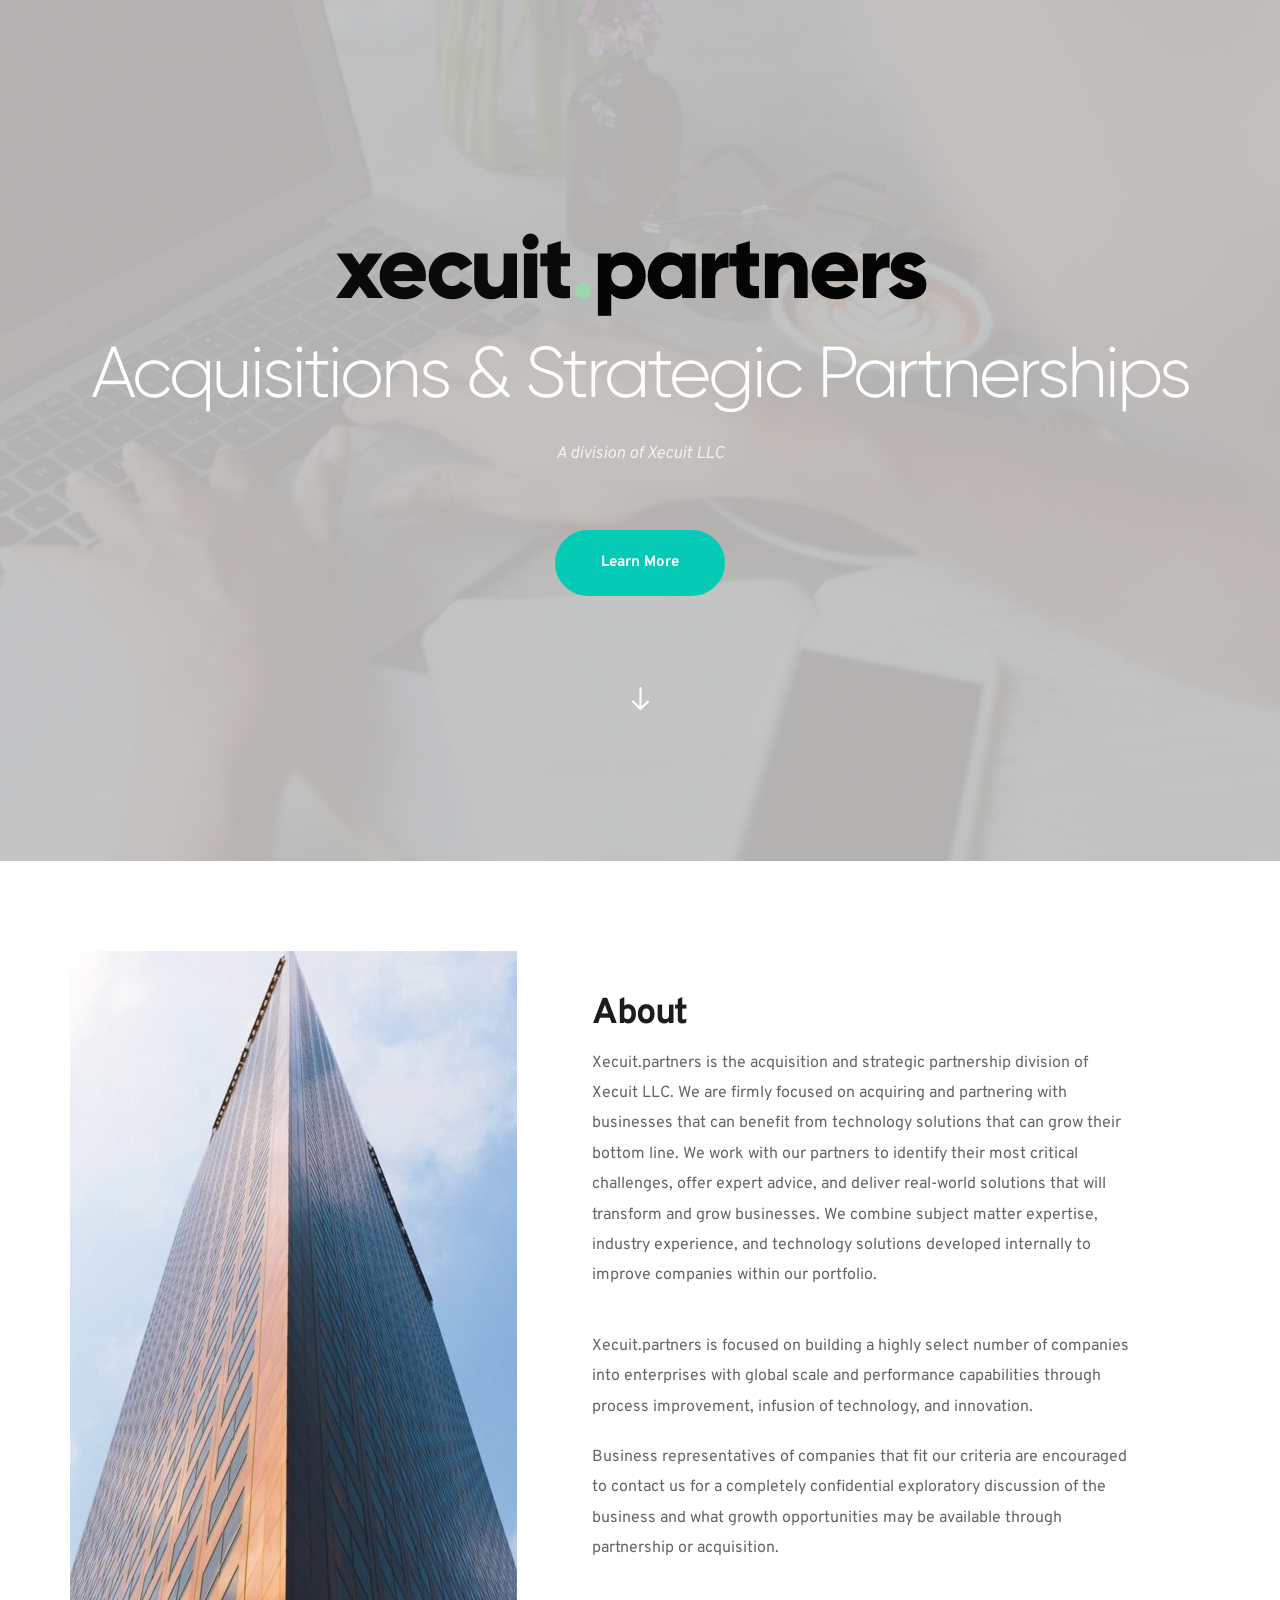
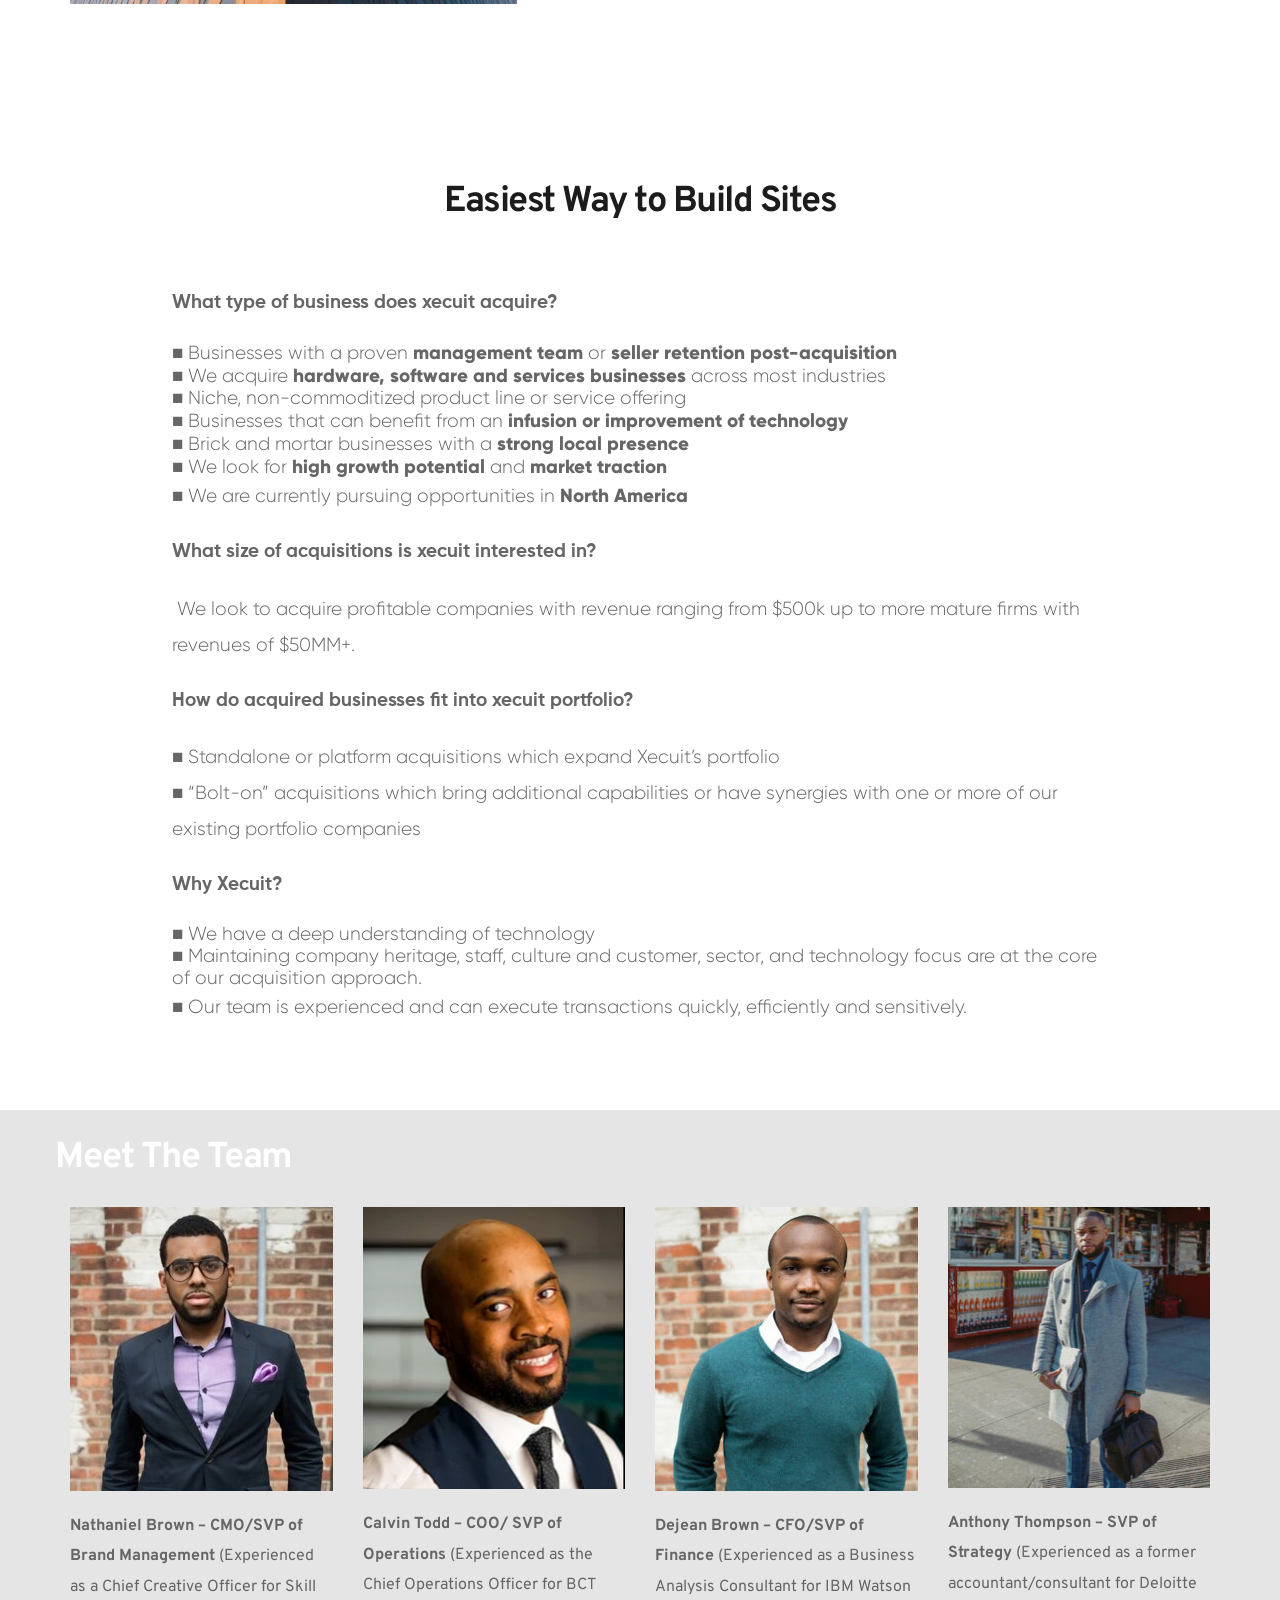
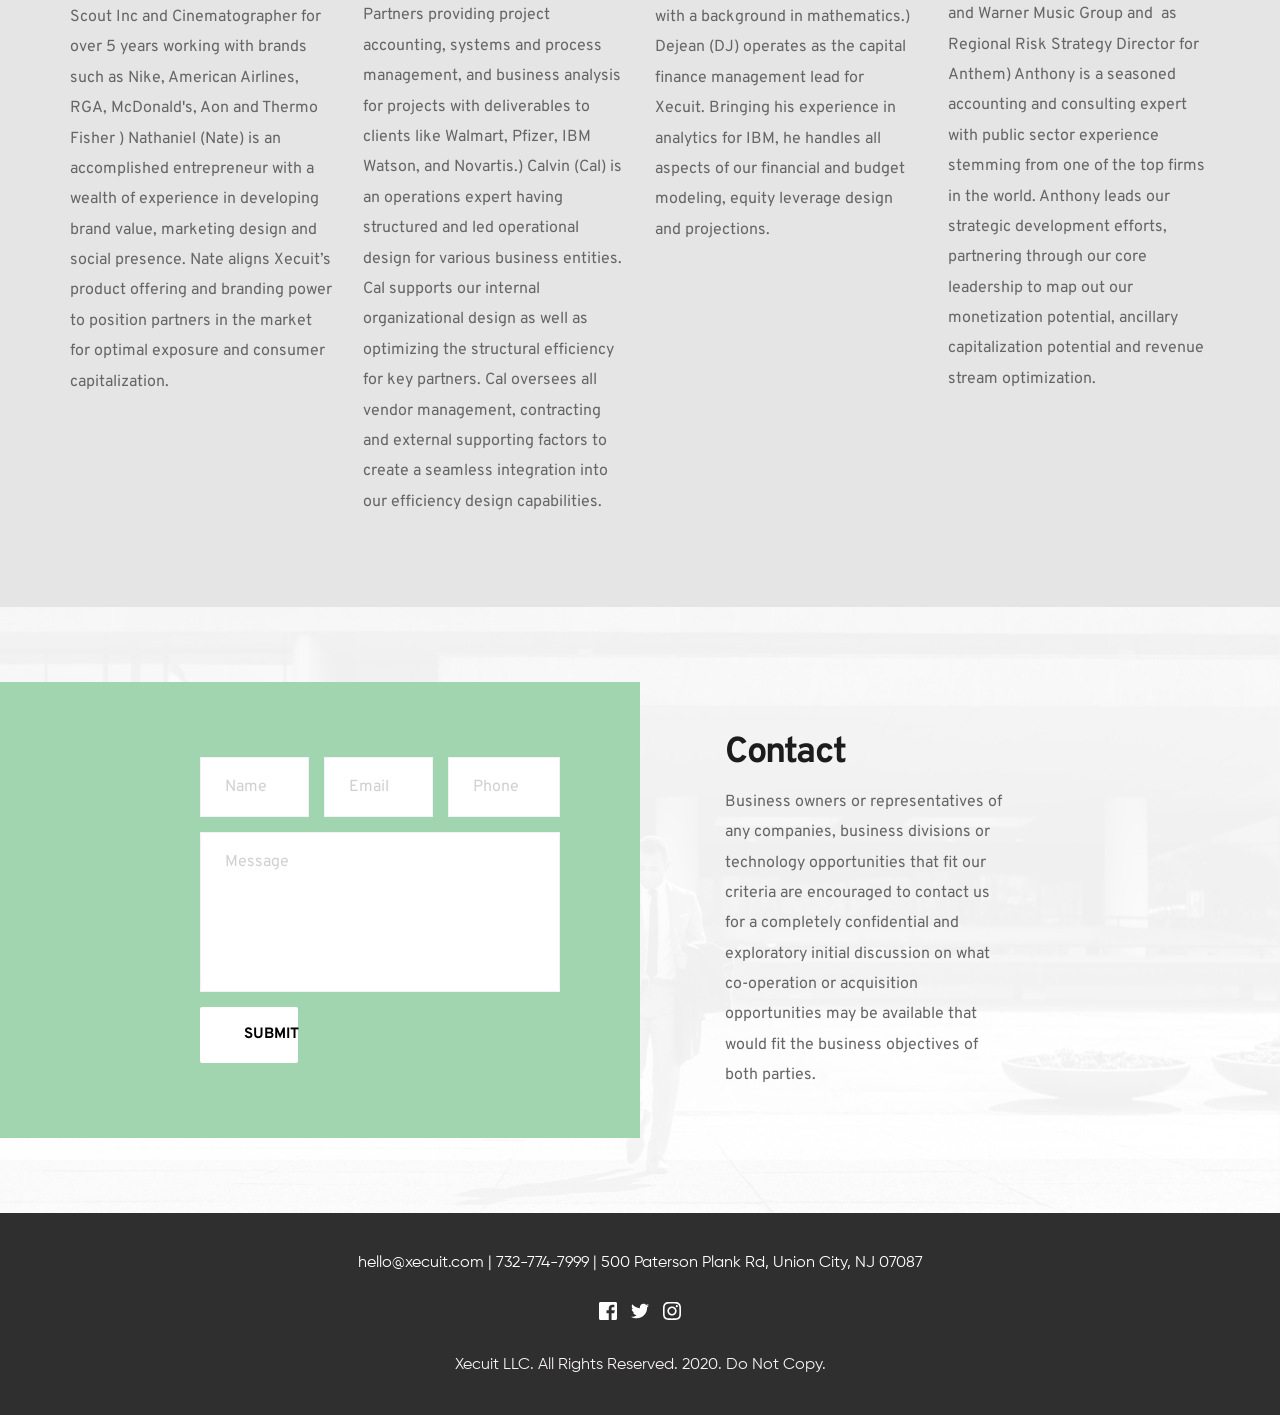
<file: new-page-5.html>
<!DOCTYPE html><html lang="en"><head><meta charset="utf-8"><link rel="icon" href="assets/img/11d002be7bd0db2041cf64f517bc326d.png" sizes="32x32"/><link rel="icon" href="assets/img/00cdefbed10785e140188d0b100043b8.png" sizes="192x192"/><link rel="apple-touch-icon-precomposed" href="assets/img/5f6b7b1d3c186a7364b285669300dfe7.png"/><title>Xecuit | New Page 5</title><meta name="description" content="Xecuit is a minority-owned and operated web and mobile application development firm located in New Jersey.  Clients include nonprofits, government agencies, and businesses, that rely on Xecuit.com to design and develop digital solutions that increase growth and visibility.  Through industry and sector-specific knowledge, they translate client requirements into innovative, transformative solutions.  Unique flat-rate pricing gives clients confidence that projects are delivered on budget and within scope."><meta property="og:title" content=""><meta property="og:description" content=""><meta property="og:url" content="https://brizy-project-4639977-9dyhcl3fz.vercel.app/new-page-5"><meta content="summary_large_image" name="twitter:card"><meta content="width=device-width,initial-scale=1" name="viewport"><link class="brz-link brz-link-preview" href="assets/37e3ca80e778cace89616703948d210b.css" rel="stylesheet"><link class="brz-link brz-link-preview-pro" href="assets/947b0506947552d80a4ffe111cc66730.css" rel="stylesheet"><style class="brz-style">.brz .css-tyf2da, .brz [data-css-tyf2da] {color: rgba(255,255,255,1);border-color: rgba(35,157,219,0);background-color: rgba(189,225,244,0);background-image: none;border-width: 0;border-style: solid;width: 25px;height: 25px;font-size: 25px;padding: 0px;border-radius: 2px;stroke-width: 0;transition: all .5s ease-in-out;transition-property: background,border-radius,color,border-color,box-shadow;-webkit-transition: all .5s ease-in-out;-moz-transition: all .5s ease-in-out;-webkit-transition-property: background,border-radius,color,border-color,box-shadow;-moz-transition-property: background,border-radius,color,border-color,box-shadow;}
@media (min-width: 991px) {.brz .css-tyf2da:hover, .brz [data-css-tyf2da]:hover {color: rgba(161,112,217,.8);border-color: rgba(35,157,219,0);background-color: rgba(189,225,244,0);background-image: none;}}
@media (max-width: 991px) {.brz .css-tyf2da, .brz [data-css-tyf2da] {width: 25px;height: 25px;font-size: 25px;padding: 0px;border-radius: 0px;stroke-width: 0;}}
@media (max-width: 767px) {.brz .css-tyf2da, .brz [data-css-tyf2da] {width: 19px;height: 19px;font-size: 19px;padding: 0px;border-radius: 0px;stroke-width: 0;}}
.brz .css-1rwad8p, .brz [data-css-1rwad8p] {color: rgba(255,255,255,1);border-color: rgba(35,157,219,0);background-color: rgba(189,225,244,0);background-image: none;border-width: 0;border-style: solid;width: 18px;height: 18px;font-size: 18px;padding: 0px;border-radius: 0;stroke-width: 0;transition: all .5s ease-in-out;transition-property: background,border-radius,color,border-color,box-shadow;-webkit-transition: all .5s ease-in-out;-moz-transition: all .5s ease-in-out;-webkit-transition-property: background,border-radius,color,border-color,box-shadow;-moz-transition-property: background,border-radius,color,border-color,box-shadow;}
@media (min-width: 991px) {.brz .css-1rwad8p:hover, .brz [data-css-1rwad8p]:hover {color: rgba(73,108,209,.8);border-color: rgba(35,157,219,0);background-color: rgba(189,225,244,0);background-image: none;}}
@media (max-width: 991px) {.brz .css-1rwad8p, .brz [data-css-1rwad8p] {width: 18px;height: 18px;font-size: 18px;padding: 0px;border-radius: 0px;stroke-width: 0;}}
@media (max-width: 767px) {.brz .css-1rwad8p, .brz [data-css-1rwad8p] {width: 18px;height: 18px;font-size: 18px;padding: 0px;border-radius: 0px;stroke-width: 0;}}
.brz .css-bcojb9, .brz [data-css-bcojb9] {color: rgba(255,255,255,1);border-color: rgba(35,157,219,0);background-color: rgba(189,225,244,0);background-image: none;border-width: 0;border-style: solid;width: 18px;height: 18px;font-size: 18px;padding: 0px;border-radius: 0;stroke-width: 0;transition: all .5s ease-in-out;transition-property: background,border-radius,color,border-color,box-shadow;-webkit-transition: all .5s ease-in-out;-moz-transition: all .5s ease-in-out;-webkit-transition-property: background,border-radius,color,border-color,box-shadow;-moz-transition-property: background,border-radius,color,border-color,box-shadow;}
@media (min-width: 991px) {.brz .css-bcojb9:hover, .brz [data-css-bcojb9]:hover {color: rgba(71,170,232,.8);border-color: rgba(35,157,219,0);background-color: rgba(189,225,244,0);background-image: none;}}
@media (max-width: 991px) {.brz .css-bcojb9, .brz [data-css-bcojb9] {width: 18px;height: 18px;font-size: 18px;padding: 0px;border-radius: 0px;stroke-width: 0;}}
@media (max-width: 767px) {.brz .css-bcojb9, .brz [data-css-bcojb9] {width: 18px;height: 18px;font-size: 18px;padding: 0px;border-radius: 0px;stroke-width: 0;}}</style><style class="brz-style">.brz .brz-css-opest {z-index: auto;margin: 0;}
.brz .brz-css-opest .brz-section__content {min-height: auto;display: flex;}
.brz .brz-css-opest .brz-container {justify-content: center;}
.brz .brz-css-opest > .slick-slider > .brz-slick-slider__dots {color: rgba(0,0,0,1);}
.brz .brz-css-opest > .slick-slider > .brz-slick-slider__arrow {color: rgba(0,0,0,.7);}
@media (min-width:991px) {.brz .brz-css-opest {display: block;}}
@media (min-width:991px) {.brz .brz-css-opest > .slick-slider > .brz-slick-slider__arrow:hover {color: rgba(0,0,0,1);}}
@media (max-width:991px) and (min-width:768px) {.brz .brz-css-opest {z-index: auto;margin: 0;}
	.brz .brz-css-opest .brz-section__content {min-height: auto;display: flex;}
	.brz .brz-css-opest .brz-container {justify-content: center;}
	.brz .brz-css-opest > .slick-slider > .brz-slick-slider__dots {color: rgba(0,0,0,1);}
	.brz .brz-css-opest > .slick-slider > .brz-slick-slider__arrow {color: rgba(0,0,0,.7);}}
@media (max-width:991px) and (min-width:768px) {.brz .brz-css-opest {display: block;}}
@media (max-width:767px) {.brz .brz-css-opest {z-index: auto;margin: 0;}
	.brz .brz-css-opest .brz-section__content {min-height: auto;display: flex;}
	.brz .brz-css-opest .brz-container {justify-content: center;}
	.brz .brz-css-opest > .slick-slider > .brz-slick-slider__dots {color: rgba(0,0,0,1);}
	.brz .brz-css-opest > .slick-slider > .brz-slick-slider__arrow {color: rgba(0,0,0,.7);}}
@media (max-width:767px) {.brz .brz-css-opest {display: block;}}
.brz .brz-css-rfwho {padding: 75px 0px 75px 0px;}
.brz .brz-css-rfwho > .brz-bg {border: 0px solid rgba(102,115,141,0);border-radius: 0;}
.brz .brz-css-rfwho > .brz-bg > .brz-bg-image {background-image: none;display: block;}
.brz .brz-css-rfwho > .brz-bg > .brz-bg-color {background-color: rgba(0,0,0,0);background-image: none;}
.brz .brz-css-rfwho > .brz-bg > .brz-bg-map {display: none;}
.brz .brz-css-rfwho > .brz-bg > .brz-bg-video {display: none;}
.brz .brz-css-rfwho > .brz-bg > .brz-bg-shape__top {background-image: none;background-size: 100% 100px;height: 100px;transform: rotateX(0deg) rotateY(0deg);z-index: auto;}
.brz .brz-css-rfwho > .brz-bg > .brz-bg-shape__bottom {background-image: none;background-size: 100% 100px;height: 100px;transform: rotateX(-180deg) rotateY(-180deg);z-index: auto;}
@media (min-width:991px) {.brz .brz-css-rfwho > .brz-bg > .brz-bg-image {background-attachment: scroll;}}
@media (max-width:991px) and (min-width:768px) {.brz .brz-css-rfwho {padding: 50px 15px 50px 15px;}
	.brz .brz-css-rfwho > .brz-bg {border: 0px solid rgba(102,115,141,0);border-radius: 0;}
	.brz .brz-css-rfwho > .brz-bg > .brz-bg-image {background-image: none;display: block;}
	.brz .brz-css-rfwho > .brz-bg > .brz-bg-color {background-color: rgba(0,0,0,0);background-image: none;}
	.brz .brz-css-rfwho > .brz-bg > .brz-bg-map {display: none;}
	.brz .brz-css-rfwho > .brz-bg > .brz-bg-video {display: none;}
	.brz .brz-css-rfwho > .brz-bg > .brz-bg-shape__top {background-image: none;background-size: 100% 100px;height: 100px;transform: rotateX(0deg) rotateY(0deg);z-index: auto;}
	.brz .brz-css-rfwho > .brz-bg > .brz-bg-shape__bottom {background-image: none;background-size: 100% 100px;height: 100px;transform: rotateX(-180deg) rotateY(-180deg);z-index: auto;}}
@media (max-width:767px) {.brz .brz-css-rfwho {padding: 25px 15px 25px 15px;}
	.brz .brz-css-rfwho > .brz-bg {border: 0px solid rgba(102,115,141,0);border-radius: 0;}
	.brz .brz-css-rfwho > .brz-bg > .brz-bg-image {background-image: none;display: block;}
	.brz .brz-css-rfwho > .brz-bg > .brz-bg-color {background-color: rgba(0,0,0,0);background-image: none;}
	.brz .brz-css-rfwho > .brz-bg > .brz-bg-map {display: none;}
	.brz .brz-css-rfwho > .brz-bg > .brz-bg-video {display: none;}
	.brz .brz-css-rfwho > .brz-bg > .brz-bg-shape__top {background-image: none;background-size: 100% 100px;height: 100px;transform: rotateX(0deg) rotateY(0deg);z-index: auto;}
	.brz .brz-css-rfwho > .brz-bg > .brz-bg-shape__bottom {background-image: none;background-size: 100% 100px;height: 100px;transform: rotateX(-180deg) rotateY(-180deg);z-index: auto;}}
.brz .brz-css-slmci {border: 0px solid transparent;}
@media (min-width:991px) {.brz .brz-css-slmci {max-width: 100%;width: calc(( 100 / 100 * var(--brz-section-container-width,1170) ) * 1px);}}
@media (max-width:991px) and (min-width:768px) {.brz .brz-css-slmci {border: 0px solid transparent;}}
@media (max-width:991px) and (min-width:768px) {.brz .brz-css-slmci {max-width: 100%;width: calc(( 100 / 100 * var(--brz-section-container-width,1170) ) * 1px);}}
@media (max-width:767px) {.brz .brz-css-slmci {border: 0px solid transparent;}}
@media (max-width:767px) {.brz .brz-css-slmci {max-width: 100%;width: calc(( 100 / 100 * var(--brz-section-container-width,1170) ) * 1px);}}
.brz .brz-css-jghfs {padding: 0;margin: 10px 0px 10px 0px;justify-content: center;position: relative;}
@media (min-width:991px) {.brz .brz-css-jghfs {display: flex;z-index: auto;position: relative;}}
@media (max-width:991px) and (min-width:768px) {.brz .brz-css-jghfs {padding: 0;margin: 10px 0px 10px 0px;justify-content: center;position: relative;}}
@media (max-width:991px) and (min-width:768px) {.brz .brz-css-jghfs {display: flex;z-index: auto;position: relative;}}
@media (max-width:767px) {.brz .brz-css-jghfs {padding: 0;margin: 10px 0px 10px 0px;justify-content: center;position: relative;}}
@media (max-width:767px) {.brz .brz-css-jghfs {display: flex;z-index: auto;position: relative;}}
.brz .brz-css-npwye {width: 100%;}
@media (max-width:991px) and (min-width:768px) {.brz .brz-css-npwye {width: 100%;}}
@media (max-width:767px) {.brz .brz-css-npwye {width: 100%;}}
.brz .brz-css-kkwlc {height: 50px;}
@media (max-width:991px) and (min-width:768px) {.brz .brz-css-kkwlc {height: 50px;}}
@media (max-width:767px) {.brz .brz-css-kkwlc {height: 50px;}}
.brz .brz-css-usitb {z-index: auto;position: relative;margin: 10px 0px 10px 0px;}
@media (min-width:991px) {.brz .brz-css-usitb {display: flex;position: relative;}}
@media (max-width:991px) and (min-width:768px) {.brz .brz-css-usitb {z-index: auto;position: relative;margin: 10px 0px 10px 0px;}}
@media (max-width:991px) and (min-width:768px) {.brz .brz-css-usitb {display: flex;position: relative;}}
@media (max-width:767px) {.brz .brz-css-usitb {z-index: auto;position: relative;margin: 10px 0px 10px 0px;}}
@media (max-width:767px) {.brz .brz-css-usitb {display: flex;position: relative;}}
.brz .brz-css-narox {justify-content: center;padding: 0;margin: 0px -5px -20px -5px;}
@media (max-width:991px) and (min-width:768px) {.brz .brz-css-narox {justify-content: center;padding: 0;margin: 0px -5px -20px -5px;}}
@media (max-width:767px) {.brz .brz-css-narox {justify-content: center;padding: 0;margin: 0px -5px -20px -5px;}}
.brz .brz-css-wnmdu {padding: 0px 5px 20px 5px;}
@media (max-width:991px) and (min-width:768px) {.brz .brz-css-wnmdu {padding: 0px 5px 20px 5px;}}
@media (max-width:767px) {.brz .brz-css-wnmdu {padding: 0px 5px 20px 5px;}}
.brz .brz-css-abdqu.brz-btn {display: flex;align-items: center;justify-content: center;font-family: Overpass,sans-serif;font-weight: 700;font-size: 15px;line-height: 1.6;letter-spacing: 0px;color: rgba(255,255,255,1);border: 2px solid rgba(5,202,182,0);border-radius: 2px;background-color: rgba(5,202,182,1);background-image: none;padding: 14px 42px 14px 42px;flex-flow: row-reverse nowrap;}
.brz .brz-css-abdqu .brz-btn--story-container {border: 2px solid rgba(5,202,182,0);flex-flow: row-reverse nowrap;border-radius: 2px;}
@media (min-width:991px) {.brz .brz-css-abdqu.brz-btn {transition-duration: .5s;transition-property: color,box-shadow,background,border-color;}}
@media (min-width:991px) {.brz .brz-css-abdqu.brz-btn:hover {background-color: rgba(5,202,182,.8);}}
@media (max-width:991px) and (min-width:768px) {.brz .brz-css-abdqu.brz-btn {display: flex;align-items: center;justify-content: center;font-family: Overpass,sans-serif;font-weight: 700;font-size: 17px;line-height: 1.6;letter-spacing: 0px;color: rgba(255,255,255,1);border: 2px solid rgba(5,202,182,0);border-radius: 2px;background-color: rgba(5,202,182,1);background-image: none;padding: 11px 26px 11px 26px;flex-flow: row-reverse nowrap;}
	.brz .brz-css-abdqu .brz-btn--story-container {border: 2px solid rgba(5,202,182,0);flex-flow: row-reverse nowrap;border-radius: 2px;}}
@media (max-width:991px) and (min-width:768px) {.brz .brz-css-abdqu.brz-btn {transition-duration: .5s;transition-property: color,box-shadow,background,border-color;}}
@media (max-width:767px) {.brz .brz-css-abdqu.brz-btn {display: flex;align-items: center;justify-content: center;font-family: Overpass,sans-serif;font-weight: 700;font-size: 15px;line-height: 1.6;letter-spacing: 0px;color: rgba(255,255,255,1);border: 2px solid rgba(5,202,182,0);border-radius: 2px;background-color: rgba(5,202,182,1);background-image: none;padding: 11px 26px 11px 26px;flex-flow: row-reverse nowrap;}
	.brz .brz-css-abdqu .brz-btn--story-container {border: 2px solid rgba(5,202,182,0);flex-flow: row-reverse nowrap;border-radius: 2px;}}
@media (max-width:767px) {.brz .brz-css-abdqu.brz-btn {transition-duration: .5s;transition-property: color,box-shadow,background,border-color;}}
.brz .brz-css-glnbz {margin: 0;z-index: auto;align-items: flex-start;}
.brz .brz-css-glnbz > .brz-bg {border: 0px solid rgba(102,115,141,0);border-radius: 0;max-width: 100%;}
.brz .brz-css-glnbz > .brz-bg > .brz-bg-image {background-image: none;display: block;}
.brz .brz-css-glnbz > .brz-bg > .brz-bg-color {background-color: rgba(0,0,0,0);background-image: none;}
.brz .brz-css-glnbz > .brz-bg > .brz-bg-map {display: none;}
.brz .brz-css-glnbz > .brz-bg > .brz-bg-video {display: none;}
.brz .brz-css-glnbz > .brz-row {border: 0px solid transparent;}
@media (min-width:991px) {.brz .brz-css-glnbz {min-height: auto;display: flex;}
	.brz .brz-css-glnbz > .brz-bg {transition-duration: .5s;transition-property: filter,box-shadow,background,border-radius,border-color;}
	.brz .brz-css-glnbz > .brz-bg > .brz-bg-image {transition-duration: .5s;transition-property: filter,box-shadow,background,border-radius,border-color;}
	.brz .brz-css-glnbz > .brz-bg > .brz-bg-color {transition-duration: .5s;transition-property: filter,box-shadow,background,border-radius,border-color;}
	.brz .brz-css-glnbz > .brz-bg > .brz-bg-video {transition-duration: .5s;transition-property: filter,box-shadow,background,border-radius,border-color;}
	.brz .brz-css-glnbz > .brz-row {transition-duration: .5s;transition-property: filter,box-shadow,background,border-radius,border-color;}}
@media (max-width:991px) and (min-width:768px) {.brz .brz-css-glnbz {margin: 0;z-index: auto;align-items: flex-start;}
	.brz .brz-css-glnbz > .brz-bg {border: 0px solid rgba(102,115,141,0);border-radius: 0;max-width: 100%;}
	.brz .brz-css-glnbz > .brz-bg > .brz-bg-image {background-image: none;display: block;}
	.brz .brz-css-glnbz > .brz-bg > .brz-bg-color {background-color: rgba(0,0,0,0);background-image: none;}
	.brz .brz-css-glnbz > .brz-bg > .brz-bg-map {display: none;}
	.brz .brz-css-glnbz > .brz-bg > .brz-bg-video {display: none;}
	.brz .brz-css-glnbz > .brz-row {border: 0px solid transparent;}}
@media (max-width:991px) and (min-width:768px) {.brz .brz-css-glnbz {min-height: auto;display: flex;}
	.brz .brz-css-glnbz > .brz-bg {transition-duration: .5s;transition-property: filter,box-shadow,background,border-radius,border-color;}
	.brz .brz-css-glnbz > .brz-bg > .brz-bg-image {transition-duration: .5s;transition-property: filter,box-shadow,background,border-radius,border-color;}
	.brz .brz-css-glnbz > .brz-bg > .brz-bg-color {transition-duration: .5s;transition-property: filter,box-shadow,background,border-radius,border-color;}
	.brz .brz-css-glnbz > .brz-bg > .brz-bg-video {transition-duration: .5s;transition-property: filter,box-shadow,background,border-radius,border-color;}
	.brz .brz-css-glnbz > .brz-row {flex-direction: row;flex-wrap: wrap;justify-content: flex-start;transition-duration: .5s;transition-property: filter,box-shadow,background,border-radius,border-color;}}
@media (max-width:767px) {.brz .brz-css-glnbz {margin: 0;z-index: auto;align-items: flex-start;}
	.brz .brz-css-glnbz > .brz-bg {border: 0px solid rgba(102,115,141,0);border-radius: 0;max-width: 100%;}
	.brz .brz-css-glnbz > .brz-bg > .brz-bg-image {background-image: none;display: block;}
	.brz .brz-css-glnbz > .brz-bg > .brz-bg-color {background-color: rgba(0,0,0,0);background-image: none;}
	.brz .brz-css-glnbz > .brz-bg > .brz-bg-map {display: none;}
	.brz .brz-css-glnbz > .brz-bg > .brz-bg-video {display: none;}
	.brz .brz-css-glnbz > .brz-row {border: 0px solid transparent;}}
@media (max-width:767px) {.brz .brz-css-glnbz {min-height: auto;display: flex;}
	.brz .brz-css-glnbz > .brz-bg {transition-duration: .5s;transition-property: filter,box-shadow,background,border-radius,border-color;}
	.brz .brz-css-glnbz > .brz-bg > .brz-bg-image {transition-duration: .5s;transition-property: filter,box-shadow,background,border-radius,border-color;}
	.brz .brz-css-glnbz > .brz-bg > .brz-bg-color {transition-duration: .5s;transition-property: filter,box-shadow,background,border-radius,border-color;}
	.brz .brz-css-glnbz > .brz-bg > .brz-bg-video {transition-duration: .5s;transition-property: filter,box-shadow,background,border-radius,border-color;}
	.brz .brz-css-glnbz > .brz-row {flex-direction: row;flex-wrap: wrap;justify-content: flex-start;transition-duration: .5s;transition-property: filter,box-shadow,background,border-radius,border-color;}}
.brz .brz-css-ebkiz {padding: 10px;max-width: 100%;}
@media (max-width:991px) and (min-width:768px) {.brz .brz-css-ebkiz {padding: 0;max-width: 100%;}}
@media (max-width:767px) {.brz .brz-css-ebkiz {padding: 0;max-width: 100%;}}
.brz .brz-css-ejqqj {z-index: auto;flex: 1 1 50%;max-width: 50%;justify-content: flex-start;}
.brz .brz-css-ejqqj > .brz-bg {border: 0px solid rgba(102,115,141,0);border-radius: 0;margin: 0;}
.brz .brz-css-ejqqj > .brz-bg > .brz-bg-image {background-image: none;}
.brz .brz-css-ejqqj > .brz-bg > .brz-bg-color {background-color: rgba(0,0,0,0);background-image: none;}
@media (min-width:991px) {.brz .brz-css-ejqqj > .brz-bg {transition-duration: .5s;transition-property: filter,box-shadow,background,border-radius,border-color;}
	.brz .brz-css-ejqqj > .brz-bg > .brz-bg-image {transition-duration: .5s;transition-property: filter,box-shadow,background,border-radius,border-color;}
	.brz .brz-css-ejqqj > .brz-bg > .brz-bg-color {transition-duration: .5s;transition-property: filter,box-shadow,background,border-radius,border-color;}}
@media (max-width:991px) and (min-width:768px) {.brz .brz-css-ejqqj {z-index: auto;flex: 1 1 50%;max-width: 50%;justify-content: flex-start;}
	.brz .brz-css-ejqqj > .brz-bg {border: 0px solid rgba(102,115,141,0);border-radius: 0;margin: 0;}
	.brz .brz-css-ejqqj > .brz-bg > .brz-bg-image {background-image: none;}
	.brz .brz-css-ejqqj > .brz-bg > .brz-bg-color {background-color: rgba(0,0,0,0);background-image: none;}}
@media (max-width:991px) and (min-width:768px) {.brz .brz-css-ejqqj > .brz-bg {transition-duration: .5s;transition-property: filter,box-shadow,background,border-radius,border-color;}
	.brz .brz-css-ejqqj > .brz-bg > .brz-bg-image {transition-duration: .5s;transition-property: filter,box-shadow,background,border-radius,border-color;}
	.brz .brz-css-ejqqj > .brz-bg > .brz-bg-color {transition-duration: .5s;transition-property: filter,box-shadow,background,border-radius,border-color;}}
@media (max-width:767px) {.brz .brz-css-ejqqj {z-index: auto;flex: 1 1 100%;max-width: 100%;justify-content: flex-start;}
	.brz .brz-css-ejqqj > .brz-bg {border: 0px solid rgba(102,115,141,0);border-radius: 0;margin: 10px 0px 10px 0px;}
	.brz .brz-css-ejqqj > .brz-bg > .brz-bg-image {background-image: none;}
	.brz .brz-css-ejqqj > .brz-bg > .brz-bg-color {background-color: rgba(0,0,0,0);background-image: none;}}
@media (max-width:767px) {.brz .brz-css-ejqqj > .brz-bg {transition-duration: .5s;transition-property: filter,box-shadow,background,border-radius,border-color;}
	.brz .brz-css-ejqqj > .brz-bg > .brz-bg-image {transition-duration: .5s;transition-property: filter,box-shadow,background,border-radius,border-color;}
	.brz .brz-css-ejqqj > .brz-bg > .brz-bg-color {transition-duration: .5s;transition-property: filter,box-shadow,background,border-radius,border-color;}}
.brz .brz-css-ddqda {z-index: auto;margin: 0;border: 0px solid transparent;padding: 5px 15px 5px 15px;}
@media (min-width:991px) {.brz .brz-css-ddqda {display: flex;transition-duration: .5s;transition-property: filter,box-shadow,background,border-radius,border-color;}}
@media (max-width:991px) and (min-width:768px) {.brz .brz-css-ddqda {z-index: auto;margin: 0;border: 0px solid transparent;padding: 5px 15px 5px 15px;}}
@media (max-width:991px) and (min-width:768px) {.brz .brz-css-ddqda {display: flex;transition-duration: .5s;transition-property: filter,box-shadow,background,border-radius,border-color;}}
@media (max-width:767px) {.brz .brz-css-ddqda {z-index: auto;margin: 10px 0px 10px 0px;border: 0px solid transparent;padding: 0;}}
@media (max-width:767px) {.brz .brz-css-ddqda {display: flex;transition-duration: .5s;transition-property: filter,box-shadow,background,border-radius,border-color;}}
.brz .brz-css-jsqbw {max-width: 100%;height: auto;border: 0px solid rgba(102,115,141,0);border-radius: 0px;}
@media (min-width:991px) {.brz .brz-css-jsqbw {transition-duration: .5s;transition-property: border,box-shadow,filter;}
	.brz .brz-css-jsqbw:after {transition-duration: .5s;transition-property: border,box-shadow,filter;}
	.brz .brz-css-jsqbw .brz-picture {transition-duration: .5s;transition-property: border,box-shadow,filter;}}
@media (max-width:991px) and (min-width:768px) {.brz .brz-css-jsqbw {max-width: 100%;height: auto;border: 0px solid rgba(102,115,141,0);border-radius: 0px;}}
@media (max-width:991px) and (min-width:768px) {.brz .brz-css-jsqbw {transition-duration: .5s;transition-property: border,box-shadow,filter;}
	.brz .brz-css-jsqbw:after {transition-duration: .5s;transition-property: border,box-shadow,filter;}
	.brz .brz-css-jsqbw .brz-picture {transition-duration: .5s;transition-property: border,box-shadow,filter;}}
@media (max-width:767px) {.brz .brz-css-jsqbw {max-width: 100%;height: auto;border: 0px solid rgba(102,115,141,0);border-radius: 0px;}}
@media (max-width:767px) {.brz .brz-css-jsqbw {transition-duration: .5s;transition-property: border,box-shadow,filter;}
	.brz .brz-css-jsqbw:after {transition-duration: .5s;transition-property: border,box-shadow,filter;}
	.brz .brz-css-jsqbw .brz-picture {transition-duration: .5s;transition-property: border,box-shadow,filter;}}
.brz .brz-css-uldpr {padding-top: 145.8873%;}
@media (max-width:991px) and (min-width:768px) {.brz .brz-css-uldpr {padding-top: 145.8871%;}}
@media (max-width:767px) {.brz .brz-css-uldpr {padding-top: 145.8875%;}}
.brz .brz-css-lusvx {max-width: 100%;height: auto;border: 0px solid rgba(102,115,141,0);border-radius: 0px;}
@media (min-width:991px) {.brz .brz-css-lusvx {transition-duration: .5s;transition-property: border,box-shadow,filter;}
	.brz .brz-css-lusvx:after {transition-duration: .5s;transition-property: border,box-shadow,filter;}
	.brz .brz-css-lusvx .brz-picture {transition-duration: .5s;transition-property: border,box-shadow,filter;}}
@media (max-width:991px) and (min-width:768px) {.brz .brz-css-lusvx {max-width: 100%;height: auto;border: 0px solid rgba(102,115,141,0);border-radius: 0px;}}
@media (max-width:991px) and (min-width:768px) {.brz .brz-css-lusvx {transition-duration: .5s;transition-property: border,box-shadow,filter;}
	.brz .brz-css-lusvx:after {transition-duration: .5s;transition-property: border,box-shadow,filter;}
	.brz .brz-css-lusvx .brz-picture {transition-duration: .5s;transition-property: border,box-shadow,filter;}}
@media (max-width:767px) {.brz .brz-css-lusvx {max-width: 100%;height: auto;border: 0px solid rgba(102,115,141,0);border-radius: 0px;}}
@media (max-width:767px) {.brz .brz-css-lusvx {transition-duration: .5s;transition-property: border,box-shadow,filter;}
	.brz .brz-css-lusvx:after {transition-duration: .5s;transition-property: border,box-shadow,filter;}
	.brz .brz-css-lusvx .brz-picture {transition-duration: .5s;transition-property: border,box-shadow,filter;}}
.brz .brz-css-qhtct {padding-top: 108.061%;}
@media (max-width:991px) and (min-width:768px) {.brz .brz-css-qhtct {padding-top: 108.0583%;}}
@media (max-width:767px) {.brz .brz-css-qhtct {padding-top: 108.06%;}}
.brz .brz-css-wfukk {max-width: 100%;height: auto;border: 0px solid rgba(102,115,141,0);border-radius: 0px;}
@media (min-width:991px) {.brz .brz-css-wfukk {transition-duration: .5s;transition-property: border,box-shadow,filter;}
	.brz .brz-css-wfukk:after {transition-duration: .5s;transition-property: border,box-shadow,filter;}
	.brz .brz-css-wfukk .brz-picture {transition-duration: .5s;transition-property: border,box-shadow,filter;}}
@media (max-width:991px) and (min-width:768px) {.brz .brz-css-wfukk {max-width: 100%;height: auto;border: 0px solid rgba(102,115,141,0);border-radius: 0px;}}
@media (max-width:991px) and (min-width:768px) {.brz .brz-css-wfukk {transition-duration: .5s;transition-property: border,box-shadow,filter;}
	.brz .brz-css-wfukk:after {transition-duration: .5s;transition-property: border,box-shadow,filter;}
	.brz .brz-css-wfukk .brz-picture {transition-duration: .5s;transition-property: border,box-shadow,filter;}}
@media (max-width:767px) {.brz .brz-css-wfukk {max-width: 100%;height: auto;border: 0px solid rgba(102,115,141,0);border-radius: 0px;}}
@media (max-width:767px) {.brz .brz-css-wfukk {transition-duration: .5s;transition-property: border,box-shadow,filter;}
	.brz .brz-css-wfukk:after {transition-duration: .5s;transition-property: border,box-shadow,filter;}
	.brz .brz-css-wfukk .brz-picture {transition-duration: .5s;transition-property: border,box-shadow,filter;}}
.brz .brz-css-xpzcj {padding-top: 107.4933%;}
@media (max-width:991px) and (min-width:768px) {.brz .brz-css-xpzcj {padding-top: 107.4887%;}}
@media (max-width:767px) {.brz .brz-css-xpzcj {padding-top: 107.4925%;}}
.brz .brz-css-rbtax {max-width: 100%;height: auto;border: 0px solid rgba(102,115,141,0);border-radius: 0px;}
@media (min-width:991px) {.brz .brz-css-rbtax {transition-duration: .5s;transition-property: border,box-shadow,filter;}
	.brz .brz-css-rbtax:after {transition-duration: .5s;transition-property: border,box-shadow,filter;}
	.brz .brz-css-rbtax .brz-picture {transition-duration: .5s;transition-property: border,box-shadow,filter;}}
@media (max-width:991px) and (min-width:768px) {.brz .brz-css-rbtax {max-width: 100%;height: auto;border: 0px solid rgba(102,115,141,0);border-radius: 0px;}}
@media (max-width:991px) and (min-width:768px) {.brz .brz-css-rbtax {transition-duration: .5s;transition-property: border,box-shadow,filter;}
	.brz .brz-css-rbtax:after {transition-duration: .5s;transition-property: border,box-shadow,filter;}
	.brz .brz-css-rbtax .brz-picture {transition-duration: .5s;transition-property: border,box-shadow,filter;}}
@media (max-width:767px) {.brz .brz-css-rbtax {max-width: 100%;height: auto;border: 0px solid rgba(102,115,141,0);border-radius: 0px;}}
@media (max-width:767px) {.brz .brz-css-rbtax {transition-duration: .5s;transition-property: border,box-shadow,filter;}
	.brz .brz-css-rbtax:after {transition-duration: .5s;transition-property: border,box-shadow,filter;}
	.brz .brz-css-rbtax .brz-picture {transition-duration: .5s;transition-property: border,box-shadow,filter;}}
.brz .brz-css-tstbu {padding-top: 108.1067%;}
@media (max-width:991px) and (min-width:768px) {.brz .brz-css-tstbu {padding-top: 108.1036%;}}
@media (max-width:767px) {.brz .brz-css-tstbu {padding-top: 108.105%;}}
.brz .brz-css-clubv {max-width: 100%;height: auto;border: 0px solid rgba(102,115,141,0);border-radius: 0px;}
@media (min-width:991px) {.brz .brz-css-clubv {transition-duration: .5s;transition-property: border,box-shadow,filter;}
	.brz .brz-css-clubv:after {transition-duration: .5s;transition-property: border,box-shadow,filter;}
	.brz .brz-css-clubv .brz-picture {transition-duration: .5s;transition-property: border,box-shadow,filter;}}
@media (max-width:991px) and (min-width:768px) {.brz .brz-css-clubv {max-width: 100%;height: auto;border: 0px solid rgba(102,115,141,0);border-radius: 0px;}}
@media (max-width:991px) and (min-width:768px) {.brz .brz-css-clubv {transition-duration: .5s;transition-property: border,box-shadow,filter;}
	.brz .brz-css-clubv:after {transition-duration: .5s;transition-property: border,box-shadow,filter;}
	.brz .brz-css-clubv .brz-picture {transition-duration: .5s;transition-property: border,box-shadow,filter;}}
@media (max-width:767px) {.brz .brz-css-clubv {max-width: 100%;height: auto;border: 0px solid rgba(102,115,141,0);border-radius: 0px;}}
@media (max-width:767px) {.brz .brz-css-clubv {transition-duration: .5s;transition-property: border,box-shadow,filter;}
	.brz .brz-css-clubv:after {transition-duration: .5s;transition-property: border,box-shadow,filter;}
	.brz .brz-css-clubv .brz-picture {transition-duration: .5s;transition-property: border,box-shadow,filter;}}
.brz .brz-css-rrqgc {padding-top: 107.0019%;}
@media (max-width:991px) and (min-width:768px) {.brz .brz-css-rrqgc {padding-top: 107.0032%;}}
@media (max-width:767px) {.brz .brz-css-rrqgc {padding-top: 107%;}}
.brz .brz-css-sefdh .brz-form {margin: -0px -7.5px -15px -7.5px;}
.brz .brz-css-sefdh .brz-forms2__item {padding: 0px 7.5px 15px 7.5px;}
.brz .brz-css-sefdh .brz-forms2__item-button {margin-right: auto;margin-left: 0;max-width: 100%;flex-basis: 100%;}
.brz .brz-css-sefdh .brz-forms2-story .brz-btn:before {content: "";padding-top: 15%;}
@media (max-width:991px) and (min-width:768px) {.brz .brz-css-sefdh .brz-form {margin: -0px -7.5px -15px -7.5px;}
	.brz .brz-css-sefdh .brz-forms2__item {padding: 0px 7.5px 15px 7.5px;}
	.brz .brz-css-sefdh .brz-forms2__item-button {margin-right: auto;margin-left: 0;max-width: 100%;flex-basis: 100%;}
	.brz .brz-css-sefdh .brz-forms2-story .brz-btn:before {content: "";padding-top: 15%;}}
@media (max-width:767px) {.brz .brz-css-sefdh .brz-form {margin: -0px -7.5px -15px -7.5px;}
	.brz .brz-css-sefdh .brz-forms2__item {padding: 0px 7.5px 15px 7.5px;}
	.brz .brz-css-sefdh .brz-forms2__item-button {margin-right: auto;margin-left: 0;max-width: 100%;flex-basis: 100%;}
	.brz .brz-css-sefdh .brz-forms2-story .brz-btn:before {content: "";padding-top: 15%;}}
.brz .brz-css-mkqmg {color: rgba(115,119,127,.7);font-family: Lato,sans-serif;font-size: 18px;font-weight: 400;letter-spacing: 0px;}
.brz .brz-css-mkqmg .brz-forms2__field-label {color: rgba(115,119,127,.7);font-family: Lato,sans-serif;font-size: 16px;font-weight: 400;letter-spacing: 0px;text-align: left;line-height: 1.5;}
.brz .brz-css-mkqmg .brz-forms2__field-label {padding: 0px 0px 5px 0px;}
.brz .brz-css-mkqmg .brz-forms2__field:not(.brz-forms2__radio):not(.brz-forms2__checkbox) {color: rgba(115,119,127,.7);background-color: rgba(255,255,255,1);border: 1px solid rgba(220,222,225,1);border-radius: 0;min-height: 57px;}
.brz .brz-css-mkqmg.brz-forms2__item--error .brz-forms2__field:not(.brz-forms2__radio):not(.brz-forms2__checkbox) {border-color: #f00;}
.brz .brz-css-mkqmg .brz-forms2__field:not(.brz-forms2__radio):not(.brz-forms2__checkbox):not(.brz-forms2__field-select) {padding: 14px 24px 14px 24px;}
.brz .brz-css-mkqmg .brz-forms2__field-paragraph {line-height: 1.5;}
.brz .brz-css-mkqmg .brz-forms2__radio {color: rgba(115,119,127,.7);font-family: Lato,sans-serif;font-size: 16px;line-height: 1.5;font-weight: 400;letter-spacing: 0px;}
.brz .brz-css-mkqmg .brz-forms2__checkbox {color: rgba(115,119,127,.7);font-family: Lato,sans-serif;font-size: 16px;line-height: 1.5;font-weight: 400;letter-spacing: 0px;}
.brz .brz-css-mkqmg .brz-forms2__select-item__input {color: rgba(115,119,127,.7);}
.brz .brz-css-mkqmg .form-alert {font-family: Lato,sans-serif;}
@media (min-width:991px) {.brz .brz-css-mkqmg .brz-forms2__field:not(.brz-forms2__radio):not(.brz-forms2__checkbox) {transition-duration: .5s;}
	.brz .brz-css-mkqmg .brz-forms2__radio {transition-duration: .5s;}
	.brz .brz-css-mkqmg .brz-forms2__checkbox {transition-duration: .5s;}
	.brz .brz-css-mkqmg .brz-forms2__select-item__input {transition-duration: .5s;}}
@media (max-width:991px) and (min-width:768px) {.brz .brz-css-mkqmg {color: rgba(115,119,127,.7);font-size: 14px;font-weight: 400;letter-spacing: 0px;}
	.brz .brz-css-mkqmg .brz-forms2__field-label {color: rgba(115,119,127,.7);font-size: 14px;font-weight: 400;letter-spacing: 0px;text-align: left;line-height: 1.5;}
	.brz .brz-css-mkqmg .brz-forms2__field-label {padding: 0px 0px 5px 0px;}
	.brz .brz-css-mkqmg .brz-forms2__field:not(.brz-forms2__radio):not(.brz-forms2__checkbox) {color: rgba(115,119,127,.7);background-color: rgba(255,255,255,1);border: 1px solid rgba(220,222,225,1);border-radius: 0;min-height: 51px;}
	.brz .brz-css-mkqmg.brz-forms2__item--error .brz-forms2__field:not(.brz-forms2__radio):not(.brz-forms2__checkbox) {border-color: #f00;}
	.brz .brz-css-mkqmg .brz-forms2__field:not(.brz-forms2__radio):not(.brz-forms2__checkbox):not(.brz-forms2__field-select) {padding: 14px 24px 14px 24px;}
	.brz .brz-css-mkqmg .brz-forms2__field-paragraph {line-height: 1.5;}
	.brz .brz-css-mkqmg .brz-forms2__radio {color: rgba(115,119,127,.7);font-size: 14px;line-height: 1.5;font-weight: 400;letter-spacing: 0px;}
	.brz .brz-css-mkqmg .brz-forms2__checkbox {color: rgba(115,119,127,.7);font-size: 14px;line-height: 1.5;font-weight: 400;letter-spacing: 0px;}
	.brz .brz-css-mkqmg .brz-forms2__select-item__input {color: rgba(115,119,127,.7);}
	.brz .brz-css-mkqmg .form-alert {font-family: Lato,sans-serif;}}
@media (max-width:991px) and (min-width:768px) {.brz .brz-css-mkqmg .brz-forms2__field:not(.brz-forms2__radio):not(.brz-forms2__checkbox) {transition-duration: .5s;}
	.brz .brz-css-mkqmg .brz-forms2__radio {transition-duration: .5s;}
	.brz .brz-css-mkqmg .brz-forms2__checkbox {transition-duration: .5s;}
	.brz .brz-css-mkqmg .brz-forms2__select-item__input {transition-duration: .5s;}}
@media (max-width:767px) {.brz .brz-css-mkqmg {color: rgba(115,119,127,.7);font-size: 14px;font-weight: 400;letter-spacing: 0px;}
	.brz .brz-css-mkqmg .brz-forms2__field-label {color: rgba(115,119,127,.7);font-size: 14px;font-weight: 400;letter-spacing: 0px;text-align: left;line-height: 1.5;}
	.brz .brz-css-mkqmg .brz-forms2__field-label {padding: 0px 0px 5px 0px;}
	.brz .brz-css-mkqmg .brz-forms2__field:not(.brz-forms2__radio):not(.brz-forms2__checkbox) {color: rgba(115,119,127,.7);background-color: rgba(255,255,255,1);border: 1px solid rgba(220,222,225,1);border-radius: 0;min-height: 43px;}
	.brz .brz-css-mkqmg.brz-forms2__item--error .brz-forms2__field:not(.brz-forms2__radio):not(.brz-forms2__checkbox) {border-color: #f00;}
	.brz .brz-css-mkqmg .brz-forms2__field:not(.brz-forms2__radio):not(.brz-forms2__checkbox):not(.brz-forms2__field-select) {padding: 10px 20px 10px 20px;}
	.brz .brz-css-mkqmg .brz-forms2__field-paragraph {line-height: 1.5;}
	.brz .brz-css-mkqmg .brz-forms2__radio {color: rgba(115,119,127,.7);font-size: 14px;line-height: 1.5;font-weight: 400;letter-spacing: 0px;}
	.brz .brz-css-mkqmg .brz-forms2__checkbox {color: rgba(115,119,127,.7);font-size: 14px;line-height: 1.5;font-weight: 400;letter-spacing: 0px;}
	.brz .brz-css-mkqmg .brz-forms2__select-item__input {color: rgba(115,119,127,.7);}
	.brz .brz-css-mkqmg .form-alert {font-family: Lato,sans-serif;}}
@media (max-width:767px) {.brz .brz-css-mkqmg .brz-forms2__field:not(.brz-forms2__radio):not(.brz-forms2__checkbox) {transition-duration: .5s;}
	.brz .brz-css-mkqmg .brz-forms2__radio {transition-duration: .5s;}
	.brz .brz-css-mkqmg .brz-forms2__checkbox {transition-duration: .5s;}
	.brz .brz-css-mkqmg .brz-forms2__select-item__input {transition-duration: .5s;}}
.brz .brz-css-xkiev .select2-results__options {font-family: Lato,sans-serif;font-size: 18px;line-height: 1.5;font-weight: 400;letter-spacing: 0px;color: rgba(115,119,127,.7);background-color: rgba(255,255,255,1);border-radius: 0;}
.brz .brz-css-xkiev .select2-results__option {border-bottom: 1px solid rgba(220,222,225,1);}
.brz .brz-css-xkiev .select2-selection--single {padding: 14px 24px 14px 24px;}
.brz .brz-css-xkiev .select2-selection--multiple {padding: 14px 24px 14px 24px;}
.brz .brz-css-xkiev .select2-selection--multiple .select2-selection__choice {background-color: rgba(255,255,255,.2);}
@media (min-width:991px) {.brz .brz-css-xkiev .select2-selection--multiple .select2-selection__choice {transition-duration: .5s;}}
@media (max-width:991px) and (min-width:768px) {.brz .brz-css-xkiev .select2-results__options {font-size: 14px;line-height: 1.5;font-weight: 400;letter-spacing: 0px;color: rgba(115,119,127,.7);background-color: rgba(255,255,255,1);border-radius: 0;}
	.brz .brz-css-xkiev .select2-results__option {border-bottom: 1px solid rgba(220,222,225,1);}
	.brz .brz-css-xkiev .select2-selection--single {padding: 14px 24px 14px 24px;}
	.brz .brz-css-xkiev .select2-selection--multiple {padding: 14px 24px 14px 24px;}
	.brz .brz-css-xkiev .select2-selection--multiple .select2-selection__choice {background-color: rgba(255,255,255,.2);}}
@media (max-width:991px) and (min-width:768px) {.brz .brz-css-xkiev .select2-selection--multiple .select2-selection__choice {transition-duration: .5s;}}
@media (max-width:767px) {.brz .brz-css-xkiev .select2-results__options {font-size: 14px;line-height: 1.5;font-weight: 400;letter-spacing: 0px;color: rgba(115,119,127,.7);background-color: rgba(255,255,255,1);border-radius: 0;}
	.brz .brz-css-xkiev .select2-results__option {border-bottom: 1px solid rgba(220,222,225,1);}
	.brz .brz-css-xkiev .select2-selection--single {padding: 10px 20px 10px 20px;}
	.brz .brz-css-xkiev .select2-selection--multiple {padding: 10px 20px 10px 20px;}
	.brz .brz-css-xkiev .select2-selection--multiple .select2-selection__choice {background-color: rgba(255,255,255,.2);}}
@media (max-width:767px) {.brz .brz-css-xkiev .select2-selection--multiple .select2-selection__choice {transition-duration: .5s;}}
.brz .brz-css-refnq {max-width: 100%;flex-basis: 100%;}
.brz .brz-css-refnq .brz-textarea {height: auto;}
.brz .brz-css-refnq .brz-forms2__checkbox-option {flex-basis: 100%;}
.brz .brz-css-refnq .brz-forms2__radio-option {flex-basis: 100%;}
@media (max-width:991px) and (min-width:768px) {.brz .brz-css-refnq {max-width: 100%;flex-basis: 100%;}
	.brz .brz-css-refnq .brz-textarea {height: auto;}
	.brz .brz-css-refnq .brz-forms2__checkbox-option {flex-basis: 100%;}
	.brz .brz-css-refnq .brz-forms2__radio-option {flex-basis: 100%;}}
@media (max-width:767px) {.brz .brz-css-refnq {max-width: 100%;flex-basis: 100%;}
	.brz .brz-css-refnq .brz-textarea {height: auto;}
	.brz .brz-css-refnq .brz-forms2__checkbox-option {flex-basis: 100%;}
	.brz .brz-css-refnq .brz-forms2__radio-option {flex-basis: 100%;}}
.brz .brz-css-zccte {padding: 75px 0px 75px 0px;min-height: auto;display: flex;}
.brz .brz-css-zccte > .brz-bg {border: 0px solid rgba(102,115,141,0);border-radius: 0;}
.brz .brz-css-zccte > .brz-bg > .brz-bg-image {background-image: none;display: block;}
.brz .brz-css-zccte > .brz-bg > .brz-bg-color {background-color: rgba(0,0,0,0);background-image: none;}
.brz .brz-css-zccte > .brz-bg > .brz-bg-shape__top {background-image: none;background-size: 100% 100px;height: 100px;transform: rotateX(0deg) rotateY(0deg);z-index: auto;}
.brz .brz-css-zccte > .brz-bg > .brz-bg-shape__bottom {background-image: none;background-size: 100% 100px;height: 100px;transform: rotateX(-180deg) rotateY(-180deg);z-index: auto;}
.brz .brz-css-zccte .brz-container {justify-content: center;}
@media (max-width:991px) and (min-width:768px) {.brz .brz-css-zccte {padding: 25px 15px 25px 15px;min-height: auto;display: flex;}
	.brz .brz-css-zccte > .brz-bg {border: 0px solid rgba(102,115,141,0);border-radius: 0;}
	.brz .brz-css-zccte > .brz-bg > .brz-bg-image {background-image: none;display: block;}
	.brz .brz-css-zccte > .brz-bg > .brz-bg-color {background-color: rgba(0,0,0,0);background-image: none;}
	.brz .brz-css-zccte > .brz-bg > .brz-bg-shape__top {background-image: none;background-size: 100% 100px;height: 100px;transform: rotateX(0deg) rotateY(0deg);z-index: auto;}
	.brz .brz-css-zccte > .brz-bg > .brz-bg-shape__bottom {background-image: none;background-size: 100% 100px;height: 100px;transform: rotateX(-180deg) rotateY(-180deg);z-index: auto;}
	.brz .brz-css-zccte .brz-container {justify-content: center;}}
@media (max-width:767px) {.brz .brz-css-zccte {padding: 25px 15px 25px 15px;min-height: auto;display: flex;}
	.brz .brz-css-zccte > .brz-bg {border: 0px solid rgba(102,115,141,0);border-radius: 0;}
	.brz .brz-css-zccte > .brz-bg > .brz-bg-image {background-image: none;display: block;}
	.brz .brz-css-zccte > .brz-bg > .brz-bg-color {background-color: rgba(0,0,0,0);background-image: none;}
	.brz .brz-css-zccte > .brz-bg > .brz-bg-shape__top {background-image: none;background-size: 100% 100px;height: 100px;transform: rotateX(0deg) rotateY(0deg);z-index: auto;}
	.brz .brz-css-zccte > .brz-bg > .brz-bg-shape__bottom {background-image: none;background-size: 100% 100px;height: 100px;transform: rotateX(-180deg) rotateY(-180deg);z-index: auto;}
	.brz .brz-css-zccte .brz-container {justify-content: center;}}
.brz .brz-css-yblfl {border: 0px solid transparent;}
@media (min-width:991px) {.brz .brz-css-yblfl {max-width: 100%;width: calc(( 100 / 100 * var(--brz-section-container-width,1170) ) * 1px);}}
@media (max-width:991px) and (min-width:768px) {.brz .brz-css-yblfl {border: 0px solid transparent;}}
@media (max-width:991px) and (min-width:768px) {.brz .brz-css-yblfl {max-width: 100%;width: calc(( 100 / 100 * var(--brz-section-container-width,1170) ) * 1px);}}
@media (max-width:767px) {.brz .brz-css-yblfl {border: 0px solid transparent;}}
@media (max-width:767px) {.brz .brz-css-yblfl {max-width: 100%;width: calc(( 100 / 100 * var(--brz-section-container-width,1170) ) * 1px);}}
.brz .brz-css-odnxb {margin: 0;}
@media (max-width:991px) and (min-width:768px) {.brz .brz-css-odnxb {margin: 0;}}
@media (max-width:767px) {.brz .brz-css-odnxb {margin: 0;}}
.brz .brz-css-dmere {padding: 0;}
@media (max-width:991px) and (min-width:768px) {.brz .brz-css-dmere {padding: 0;}}
@media (max-width:767px) {.brz .brz-css-dmere {padding: 0;}}
.brz .brz-css-vqdjd {padding: 200px 0px 140px 0px;}
.brz .brz-css-vqdjd > .brz-bg > .brz-bg-image {background-image: url("assets/img/74a237690ed53bb3c3eed857512c4a54.jpeg");background-position: 50% 50%;}
.brz .brz-css-vqdjd > .brz-bg > .brz-bg-color {background-color: rgba(193,193,193,.9);}
@media (max-width:991px) and (min-width:768px) {.brz .brz-css-vqdjd {padding: 50px 15px 50px 15px;}
	.brz .brz-css-vqdjd > .brz-bg > .brz-bg-image {background-image: url("assets/img/74a237690ed53bb3c3eed857512c4a54.jpeg");background-position: 50% 50%;}
	.brz .brz-css-vqdjd > .brz-bg > .brz-bg-color {background-color: rgba(193,193,193,.9);}}
@media (max-width:767px) {.brz .brz-css-vqdjd {padding: 60px 15px 60px 15px;}
	.brz .brz-css-vqdjd > .brz-bg > .brz-bg-image {background-image: url("assets/img/74a237690ed53bb3c3eed857512c4a54.jpeg");background-position: 50% 50%;}
	.brz .brz-css-vqdjd > .brz-bg > .brz-bg-color {background-color: rgba(35,157,219,.9);}}
@media (max-width:991px) and (min-width:768px) {.brz .brz-css-qsvnp {display: none;}}
@media (max-width:767px) {.brz .brz-css-qsvnp {display: none;}}
.brz .brz-css-espyc {height: 40px;}
@media (max-width:991px) and (min-width:768px) {.brz .brz-css-espyc {height: 40px;}}
@media (max-width:767px) {.brz .brz-css-espyc {height: 10px;}}
.brz .brz-css-anhdm.brz-btn {border: 2px solid rgba(5,202,182,1);border-radius: 500px;padding: 19px 44px 19px 44px;}
.brz .brz-css-anhdm .brz-btn--story-container {border: 2px solid rgba(5,202,182,1);border-radius: 500px;}
@media (min-width:991px) {.brz .brz-css-anhdm.brz-btn:hover {color: rgba(161,112,217,1);border: 2px solid rgba(255,255,255,1);background-color: rgba(255,255,255,1);}
	.brz .brz-css-anhdm:hover .brz-btn--story-container {border: 2px solid rgba(255,255,255,1);}}
@media (max-width:991px) and (min-width:768px) {.brz .brz-css-anhdm.brz-btn {border: 2px solid rgba(5,202,182,1);border-radius: 500px;padding: 11px 26px 11px 26px;}
	.brz .brz-css-anhdm .brz-btn--story-container {border: 2px solid rgba(5,202,182,1);border-radius: 500px;}}
@media (max-width:767px) {.brz .brz-css-anhdm.brz-btn {border: 2px solid rgba(5,202,182,1);border-radius: 500px;padding: 11px 26px 11px 26px;}
	.brz .brz-css-anhdm .brz-btn--story-container {border: 2px solid rgba(5,202,182,1);border-radius: 500px;}}
@media (max-width:767px) {.brz .brz-css-whgaw {display: none;}}
.brz .brz-css-dcwzc {height: 70px;}
@media (max-width:991px) and (min-width:768px) {.brz .brz-css-dcwzc {height: 30px;}}
@media (max-width:767px) {.brz .brz-css-dcwzc {height: 20px;}}
@media (max-width:767px) {.brz .brz-css-wsknc {display: none;}}
.brz .brz-css-lwqqe > .brz-bg > .brz-bg-color {background-color: rgba(255,255,255,1);}
@media (max-width:991px) and (min-width:768px) {.brz .brz-css-lwqqe > .brz-bg > .brz-bg-color {background-color: rgba(255,255,255,1);}}
@media (max-width:767px) {.brz .brz-css-lwqqe > .brz-bg > .brz-bg-color {background-color: rgba(255,255,255,1);}}
.brz .brz-css-mydtm {flex: 1 1 40.8%;max-width: 40.8%;}
@media (max-width:991px) and (min-width:768px) {.brz .brz-css-mydtm {flex: 1 1 40.8%;max-width: 40.8%;}}
@media (max-width:767px) {.brz .brz-css-mydtm {flex: 1 1 100%;max-width: 100%;}}
.brz .brz-css-mbcni {flex: 1 1 59.2%;max-width: 59.2%;justify-content: center;}
@media (max-width:991px) and (min-width:768px) {.brz .brz-css-mbcni {flex: 1 1 59.2%;max-width: 59.2%;justify-content: center;}}
@media (max-width:767px) {.brz .brz-css-mbcni {flex: 1 1 100%;max-width: 100%;justify-content: center;}}
.brz .brz-css-ucgxb {padding: 5px 90px 5px 60px;}
@media (max-width:991px) and (min-width:768px) {.brz .brz-css-ucgxb {padding: 5px 15px 5px 15px;}}
@media (max-width:767px) {.brz .brz-css-ucgxb {padding: 0;}}
.brz .brz-css-yapri {margin: 10px 0px 0px 0px;}
@media (max-width:991px) and (min-width:768px) {.brz .brz-css-yapri {margin: 10px 0px 10px 0px;}}
@media (max-width:767px) {.brz .brz-css-yapri {margin: 0;}}
.brz .brz-css-ulvmy > .brz-bg > .brz-bg-color {background-color: rgba(255,255,255,1);}
@media (max-width:991px) and (min-width:768px) {.brz .brz-css-ulvmy > .brz-bg > .brz-bg-color {background-color: rgba(255,255,255,1);}}
@media (max-width:767px) {.brz .brz-css-ulvmy > .brz-bg > .brz-bg-color {background-color: rgba(255,255,255,1);}}
@media (min-width:991px) {.brz .brz-css-janjp {max-width: 100%;width: calc(( 80 / 100 * var(--brz-section-container-width,1170) ) * 1px);}}
@media (max-width:991px) and (min-width:768px) {.brz .brz-css-janjp {max-width: 100%;width: calc(( 80 / 100 * var(--brz-section-container-width,1170) ) * 1px);}}
@media (max-width:767px) {.brz .brz-css-janjp {max-width: 100%;width: calc(( 80 / 100 * var(--brz-section-container-width,1170) ) * 1px);}}
.brz .brz-css-sopcf {margin: 10px 0px 0px 0px;}
@media (max-width:991px) and (min-width:768px) {.brz .brz-css-sopcf {margin: 10px 0px 10px 0px;}}
@media (max-width:767px) {.brz .brz-css-sopcf {margin: 10px 0px 10px 0px;}}
@media (max-width:767px) {.brz .brz-css-jnpwp {display: none;}}
.brz .brz-css-ievqx {padding: 15px 0px 75px 0px;}
.brz .brz-css-ievqx > .brz-bg > .brz-bg-color {background-color: rgba(229,229,229,1);}
@media (max-width:991px) and (min-width:768px) {.brz .brz-css-ievqx {padding: 50px 15px 50px 15px;}
	.brz .brz-css-ievqx > .brz-bg > .brz-bg-color {background-color: rgba(229,229,229,1);}}
@media (max-width:767px) {.brz .brz-css-ievqx {padding: 25px 15px 25px 15px;}
	.brz .brz-css-ievqx > .brz-bg > .brz-bg-color {background-color: rgba(229,229,229,1);}}
.brz .brz-css-uuisy {flex: 1 1 25%;max-width: 25%;}
@media (max-width:991px) and (min-width:768px) {.brz .brz-css-uuisy {flex: 1 1 25%;max-width: 25%;}}
@media (max-width:767px) {.brz .brz-css-uuisy {flex: 1 1 100%;max-width: 100%;}}
.brz .brz-css-vmisd {flex: 1 1 25%;max-width: 25%;}
@media (max-width:991px) and (min-width:768px) {.brz .brz-css-vmisd {flex: 1 1 25%;max-width: 25%;}}
@media (max-width:767px) {.brz .brz-css-vmisd {flex: 1 1 100%;max-width: 100%;}}
.brz .brz-css-aiejb {flex: 1 1 25%;max-width: 25%;}
@media (max-width:991px) and (min-width:768px) {.brz .brz-css-aiejb {flex: 1 1 25%;max-width: 25%;}}
@media (max-width:767px) {.brz .brz-css-aiejb {flex: 1 1 100%;max-width: 100%;}}
.brz .brz-css-dqaqp {flex: 1 1 25%;max-width: 25%;}
@media (max-width:991px) and (min-width:768px) {.brz .brz-css-dqaqp {flex: 1 1 25%;max-width: 25%;}}
@media (max-width:767px) {.brz .brz-css-dqaqp {flex: 1 1 100%;max-width: 100%;}}
.brz .brz-css-hjwzu > .brz-bg > .brz-bg-image {background-image: url("assets/img/4ee266aae58e62a4c342a61e55748b7f.png");background-position: 50% 50%;}
.brz .brz-css-hjwzu > .brz-bg > .brz-bg-color {background-color: rgba(255,255,255,.94);}
@media (max-width:991px) and (min-width:768px) {.brz .brz-css-hjwzu > .brz-bg > .brz-bg-image {background-image: url("assets/img/4ee266aae58e62a4c342a61e55748b7f.png");background-position: 50% 50%;}
	.brz .brz-css-hjwzu > .brz-bg > .brz-bg-color {background-color: rgba(255,255,255,.94);}}
@media (max-width:767px) {.brz .brz-css-hjwzu > .brz-bg > .brz-bg-image {background-image: url("assets/img/4ee266aae58e62a4c342a61e55748b7f.png");background-position: 50% 50%;}
	.brz .brz-css-hjwzu > .brz-bg > .brz-bg-color {background-color: rgba(255,255,255,.94);}}
@media (min-width:991px) {.brz .brz-css-qywos {max-width: 100%;width: 100%;}}
@media (max-width:991px) and (min-width:768px) {.brz .brz-css-qywos {max-width: 100%;width: 100%;}}
@media (max-width:767px) {.brz .brz-css-qywos {max-width: 100%;width: 100%;}}
.brz .brz-css-bbibs {justify-content: center;}
.brz .brz-css-bbibs > .brz-bg > .brz-bg-image {background-image: none;}
.brz .brz-css-bbibs > .brz-bg > .brz-bg-color {background-color: rgba(158,212,174,.97);}
@media (max-width:991px) and (min-width:768px) {.brz .brz-css-bbibs {justify-content: center;}
	.brz .brz-css-bbibs > .brz-bg > .brz-bg-image {background-image: none;}
	.brz .brz-css-bbibs > .brz-bg > .brz-bg-color {background-color: rgba(158,212,174,.97);}}
@media (max-width:767px) {.brz .brz-css-bbibs {justify-content: center;}
	.brz .brz-css-bbibs > .brz-bg > .brz-bg-image {background-image: url("assets/img/536ac502d9792a8f1274d55cfca256fc.jpeg");background-position: 47% 0%;}
	.brz .brz-css-bbibs > .brz-bg > .brz-bg-color {background-color: rgba(255,255,255,.8);}}
.brz .brz-css-jwbat {padding: 5px 15px 5px 200px;}
@media (max-width:991px) and (min-width:768px) {.brz .brz-css-jwbat {padding: 5px 25px 5px 25px;}}
@media (max-width:767px) {.brz .brz-css-jwbat {padding: 15px 0px 15px 0px;}}
.brz .brz-css-znzqk {margin: 70px 65px 70px 0px;}
@media (max-width:991px) and (min-width:768px) {.brz .brz-css-znzqk {margin: 10px 0px 10px 0px;}}
@media (max-width:767px) {.brz .brz-css-znzqk {margin: 10px 0px 10px 0px;}}
.brz .brz-css-bwdsz .brz-forms2__item-button {max-width: 30%;flex-basis: 30%;}
@media (max-width:991px) and (min-width:768px) {.brz .brz-css-bwdsz .brz-forms2__item-button {max-width: 100%;flex-basis: 100%;}}
@media (max-width:767px) {.brz .brz-css-bwdsz .brz-forms2__item-button {max-width: 100%;flex-basis: 100%;}}
.brz .brz-css-cctwf {color: rgba(102,102,102,.6);font-family: Overpass,sans-serif;font-size: 16px;}
.brz .brz-css-cctwf .brz-forms2__field:not(.brz-forms2__radio):not(.brz-forms2__checkbox) {color: rgba(102,102,102,.6);border: 1px solid rgba(161,112,217,.1);min-height: 60.4px;}
.brz .brz-css-cctwf .brz-forms2__field-paragraph {line-height: 1.9;}
.brz .brz-css-cctwf .brz-forms2__select-item__input {color: rgba(102,102,102,.6);}
@media (max-width:991px) and (min-width:768px) {.brz .brz-css-cctwf {color: rgba(102,102,102,.6);font-size: 14px;}
	.brz .brz-css-cctwf .brz-forms2__field:not(.brz-forms2__radio):not(.brz-forms2__checkbox) {color: rgba(102,102,102,.6);border: 1px solid rgba(161,112,217,.1);min-height: 51px;}
	.brz .brz-css-cctwf .brz-forms2__field-paragraph {line-height: 1.5;}
	.brz .brz-css-cctwf .brz-forms2__select-item__input {color: rgba(102,102,102,.6);}}
@media (max-width:767px) {.brz .brz-css-cctwf {color: rgba(102,102,102,.6);font-size: 14px;}
	.brz .brz-css-cctwf .brz-forms2__field:not(.brz-forms2__radio):not(.brz-forms2__checkbox) {color: rgba(102,102,102,.6);border: 1px solid rgba(161,112,217,.1);min-height: 43px;}
	.brz .brz-css-cctwf .brz-forms2__field-paragraph {line-height: 1.5;}
	.brz .brz-css-cctwf .brz-forms2__select-item__input {color: rgba(102,102,102,.6);}}
.brz .brz-css-mmjmv .select2-results__options {font-family: Overpass,sans-serif;font-size: 16px;line-height: 1.9;}
@media (max-width:991px) and (min-width:768px) {.brz .brz-css-mmjmv .select2-results__options {font-size: 14px;line-height: 1.5;}}
@media (max-width:767px) {.brz .brz-css-mmjmv .select2-results__options {font-size: 14px;line-height: 1.5;}}
.brz .brz-css-exawh {max-width: 33%;flex-basis: 33%;}
@media (max-width:991px) and (min-width:768px) {.brz .brz-css-exawh {max-width: 33%;flex-basis: 33%;}}
@media (max-width:767px) {.brz .brz-css-exawh {max-width: 33%;flex-basis: 33%;}}
.brz .brz-css-rpblv {max-width: 33%;flex-basis: 33%;}
@media (max-width:991px) and (min-width:768px) {.brz .brz-css-rpblv {max-width: 33%;flex-basis: 33%;}}
@media (max-width:767px) {.brz .brz-css-rpblv {max-width: 33%;flex-basis: 33%;}}
.brz .brz-css-sfzca {max-width: 34%;flex-basis: 34%;}
@media (max-width:991px) and (min-width:768px) {.brz .brz-css-sfzca {max-width: 34%;flex-basis: 34%;}}
@media (max-width:767px) {.brz .brz-css-sfzca {max-width: 34%;flex-basis: 34%;}}
.brz .brz-css-ceirx .brz-textarea {height: 160px !important;}
@media (max-width:991px) and (min-width:768px) {.brz .brz-css-ceirx .brz-textarea {height: 160px !important;}}
@media (max-width:767px) {.brz .brz-css-ceirx .brz-textarea {height: 160px !important;}}
.brz .brz-css-stqbh.brz-btn {color: rgba(0,0,0,1);border: 2px solid rgba(255,255,255,0);background-color: rgba(255,255,255,1);}
.brz .brz-css-stqbh .brz-btn--story-container {border: 2px solid rgba(255,255,255,0);}
@media (min-width:991px) {.brz .brz-css-stqbh.brz-btn:hover {color: rgba(255,255,255,1);background-color: rgba(28,28,28,1);}}
@media (max-width:991px) and (min-width:768px) {.brz .brz-css-stqbh.brz-btn {color: rgba(0,0,0,1);border: 2px solid rgba(255,255,255,0);background-color: rgba(255,255,255,1);}
	.brz .brz-css-stqbh .brz-btn--story-container {border: 2px solid rgba(255,255,255,0);}}
@media (max-width:767px) {.brz .brz-css-stqbh.brz-btn {color: rgba(0,0,0,1);border: 2px solid rgba(255,255,255,0);background-color: rgba(255,255,255,1);}
	.brz .brz-css-stqbh .brz-btn--story-container {border: 2px solid rgba(255,255,255,0);}}
.brz .brz-css-qsujb {justify-content: center;}
@media (max-width:991px) and (min-width:768px) {.brz .brz-css-qsujb {justify-content: center;}}
@media (max-width:767px) {.brz .brz-css-qsujb {justify-content: center;}}
.brz .brz-css-gnvgt {padding: 5px 300px 5px 85px;}
@media (max-width:991px) and (min-width:768px) {.brz .brz-css-gnvgt {padding: 5px 25px 5px 25px;}}
@media (max-width:767px) {.brz .brz-css-gnvgt {padding: 0;}}
.brz .brz-css-jelyy {margin: 10px 0px 0px 0px;}
@media (max-width:991px) and (min-width:768px) {.brz .brz-css-jelyy {margin: 10px 0px 10px 0px;}}
@media (max-width:767px) {.brz .brz-css-jelyy {margin: 0;}}
.brz .brz-css-vffef {margin: 10px -28px 10px 0px;}
@media (max-width:991px) and (min-width:768px) {.brz .brz-css-vffef {margin: 10px 0px 10px 0px;}}
@media (max-width:767px) {.brz .brz-css-vffef {margin: 10px 0px 10px 0px;}}
.brz .brz-css-tgkpf {padding: 15px 0px 15px 0px;}
.brz .brz-css-tgkpf > .brz-bg > .brz-bg-color {background-color: rgba(47,47,47,1);}
@media (max-width:991px) and (min-width:768px) {.brz .brz-css-tgkpf {padding: 45px;}
	.brz .brz-css-tgkpf > .brz-bg > .brz-bg-color {background-color: rgba(47,47,47,1);}}
@media (max-width:767px) {.brz .brz-css-tgkpf {padding: 25px 15px 25px 15px;}
	.brz .brz-css-tgkpf > .brz-bg > .brz-bg-color {background-color: rgba(47,47,47,1);}}
.brz .brz-css-sczxl {flex: 1 1 100%;max-width: 100%;justify-content: center;}
.brz .brz-css-sczxl > .brz-bg {margin: 0;}
@media (max-width:991px) and (min-width:768px) {.brz .brz-css-sczxl {flex: 1 1 100%;max-width: 100%;justify-content: center;}
	.brz .brz-css-sczxl > .brz-bg {margin: 0;}}
@media (max-width:767px) {.brz .brz-css-sczxl {flex: 1 1 100%;max-width: 100%;justify-content: center;}
	.brz .brz-css-sczxl > .brz-bg {margin: 0;}}
.brz .brz-css-tekme {margin: 0;padding: 10px 0px 5px 0px;}
@media (max-width:991px) and (min-width:768px) {.brz .brz-css-tekme {margin: 0;padding: 0;}}
@media (max-width:767px) {.brz .brz-css-tekme {margin: 0;padding: 0;}}
.brz .brz-css-rdsvg {margin: 0px -7px -20px -7px;}
@media (max-width:991px) and (min-width:768px) {.brz .brz-css-rdsvg {margin: 0px -7px -20px -7px;}}
@media (max-width:767px) {.brz .brz-css-rdsvg {margin: 0px -7px -20px -7px;}}
.brz .brz-css-usqxn {padding: 0px 7px 20px 7px;}
@media (max-width:991px) and (min-width:768px) {.brz .brz-css-usqxn {padding: 0px 7px 20px 7px;}}
@media (max-width:767px) {.brz .brz-css-usqxn {padding: 0px 7px 20px 7px;}}
.brz .brz-css-okbqe {flex: 1 1 100%;max-width: 100%;justify-content: center;}
@media (max-width:991px) and (min-width:768px) {.brz .brz-css-okbqe {flex: 1 1 100%;max-width: 100%;justify-content: center;}}
@media (max-width:767px) {.brz .brz-css-okbqe {flex: 1 1 100%;max-width: 100%;justify-content: center;}}
.brz .brz-css-fnhjl {padding: 5px 0px 10px 0px;}
@media (max-width:991px) and (min-width:768px) {.brz .brz-css-fnhjl {padding: 10px 15px 10px 15px;}}
@media (max-width:767px) {.brz .brz-css-fnhjl {padding: 0;}}
.brz .brz-css-cfzcg {margin: 10px 0px 10px 0px;}
@media (max-width:991px) and (min-width:768px) {.brz .brz-css-cfzcg {margin: 0;}}
@media (max-width:767px) {.brz .brz-css-cfzcg {margin: 0;}}</style><style class="brz-style" id="dc-color"></style><style class="brz-style">.brz .brz-cp-color1, .brz .brz-bcp-color1 {color: #a170d9;}
.brz .brz-cp-color2, .brz .brz-bcp-color2 {color: #1c1c1c;}
.brz .brz-cp-color3, .brz .brz-bcp-color3 {color: #05cab6;}
.brz .brz-cp-color4, .brz .brz-bcp-color4 {color: #b8e6e1;}
.brz .brz-cp-color5, .brz .brz-bcp-color5 {color: #f5d4d1;}
.brz .brz-cp-color6, .brz .brz-bcp-color6 {color: #ebebeb;}
.brz .brz-cp-color7, .brz .brz-bcp-color7 {color: #666;}
.brz .brz-cp-color8, .brz .brz-bcp-color8 {color: #fff;}</style><style class="brz-style">.brz .brz-tp-paragraph {font-family: Overpass,sans-serif;font-size: 16px;font-weight: 400;letter-spacing: 0px;line-height: 1.9em;}
@media (max-width: 991px) {.brz .brz-tp-paragraph {font-size: 15px;font-weight: 400;letter-spacing: 0px;line-height: 1.6em;}}
@media (max-width: 767px) {.brz .brz-tp-paragraph {font-size: 15px;font-weight: 400;letter-spacing: 0px;line-height: 1.6em;}}
.brz .brz-tp-subtitle {font-family: Overpass,sans-serif;font-size: 17px;font-weight: 400;letter-spacing: 0px;line-height: 1.8em;}
@media (max-width: 991px) {.brz .brz-tp-subtitle {font-size: 17px;font-weight: 400;letter-spacing: 0px;line-height: 1.5em;}}
@media (max-width: 767px) {.brz .brz-tp-subtitle {font-size: 16px;font-weight: 400;letter-spacing: 0px;line-height: 1.5em;}}
.brz .brz-tp-heading2 {font-family: Overpass,sans-serif;font-size: 36px;font-weight: 700;letter-spacing: -1.5px;line-height: 1.3em;}
@media (max-width: 991px) {.brz .brz-tp-heading2 {font-size: 30px;font-weight: 700;letter-spacing: -1px;line-height: 1.2em;}}
@media (max-width: 767px) {.brz .brz-tp-heading2 {font-size: 28px;font-weight: 700;letter-spacing: -1px;line-height: 1.3em;}}</style><link class="brz-link brz-link-google" type="text/css" rel="stylesheet" href="https://fonts.googleapis.com/css?family=Lato:100,100italic,300,300italic,regular,italic,700,700italic,900,900italic|Overpass:100,100italic,200,200italic,300,300italic,regular,italic,600,600italic,700,700italic,800,800italic,900,900italic|Red+Hat+Text:regular,italic,500,500italic,700,700italic|DM+Serif+Text:regular,italic|Blinker:100,200,300,regular,600,700,800,900|Aleo:300,300italic,regular,italic,700,700italic|Nunito:200,200italic,300,300italic,regular,italic,600,600italic,700,700italic,800,800italic,900,900italic|Knewave:regular|Palanquin:100,200,300,regular,500,600,700|Palanquin+Dark:regular,500,600,700|Roboto:100,100italic,300,300italic,regular,italic,500,500italic,700,700italic,900,900italic|Oswald:200,300,regular,500,600,700|Oxygen:300,regular,700|Playfair+Display:regular,italic,700,700italic,900,900italic|Fira+Sans:100,100italic,200,200italic,300,300italic,regular,italic,500,500italic,600,600italic,700,700italic,800,800italic,900,900italic|Abril+Fatface:regular|Comfortaa:300,regular,500,600,700|Kaushan+Script:regular|Noto+Serif:regular,italic,700,700italic|Montserrat:100,100italic,200,200italic,300,300italic,regular,italic,500,500italic,600,600italic,700,700italic,800,800italic,900,900italic&amp;subset=arabic,bengali,cyrillic,cyrillic-ext,devanagari,greek,greek-ext,gujarati,hebrew,khmer,korean,latin-ext,tamil,telugu,thai,vietnamese&amp;display=swap"><style class="brz-style">.brz .brz-ff-lato {font-family: Lato,sans-serif !important;}
.brz .brz-ff-overpass {font-family: Overpass,sans-serif !important;}
.brz .brz-ff-red_hat_text {font-family: Red Hat Text,sans-serif !important;}
.brz .brz-ff-dm_serif_text {font-family: DM Serif Text,serif !important;}
.brz .brz-ff-blinker {font-family: Blinker,sans-serif !important;}
.brz .brz-ff-aleo {font-family: Aleo,serif !important;}
.brz .brz-ff-nunito {font-family: Nunito,sans-serif !important;}
.brz .brz-ff-knewave {font-family: Knewave,display !important;}
.brz .brz-ff-palanquin {font-family: Palanquin,sans-serif !important;}
.brz .brz-ff-palanquin_dark {font-family: Palanquin Dark,sans-serif !important;}
.brz .brz-ff-roboto {font-family: Roboto,sans-serif !important;}
.brz .brz-ff-oswald {font-family: Oswald,sans-serif !important;}
.brz .brz-ff-oxygen {font-family: Oxygen,sans-serif !important;}
.brz .brz-ff-playfair_display {font-family: Playfair Display,serif !important;}
.brz .brz-ff-fira_sans {font-family: Fira Sans,sans-serif !important;}
.brz .brz-ff-abril_fatface {font-family: Abril Fatface,display !important;}
.brz .brz-ff-comfortaa {font-family: Comfortaa,display !important;}
.brz .brz-ff-kaushan_script {font-family: Kaushan Script,handwriting !important;}
.brz .brz-ff-noto_serif {font-family: Noto Serif,serif !important;}
.brz .brz-ff-montserrat {font-family: Montserrat,sans-serif !important;}</style><link class="brz-link brz-link-upload" type="text/css" rel="stylesheet" href="assets/608add3cbdb70f5ef09ca4db65985742.css"><style class="brz-style">.brz .brz-ff-hfevfotwdyjpeawksbbkerpsikxvstkdtzen {font-family: "hfevfotwdyjpeawksbbkerpsikxvstkdtzen" !important;}
.brz .brz-ff-qhfdzfnxcsbauzxjtbqynwpynkbebiwtvbmv {font-family: "qhfdzfnxcsbauzxjtbqynwpynkbebiwtvbmv" !important;}</style><style class="brz-style">.brz .brz-root__container, .brz .brz-popup2, .brz .brz-popup {font-family: Lato,sans-serif !important;}</style><style class="brz-style" id="custom-css"></style><!-- Global site tag (gtag.js) - Google Analytics --><script async src="https://www.googletagmanager.com/gtag/js?id=G-3Y6V2H93N7"></script><script>   window.dataLayer = window.dataLayer || [];   function gtag(){dataLayer.push(arguments);}   gtag('js', new Date());    gtag('config', 'G-3Y6V2H93N7'); </script>        </head><body class="brz"><div class="brz-root__container brz-reset-all"><section data-uid="qmtxspnfphztltwktcvnwerhciwypgslxhux" id="qmtxspnfphztltwktcvnwerhciwypgslxhux" class="brz-section brz-css-opest"><div class="brz-section__content brz-section--boxed brz-css-rfwho brz-css-vqdjd" data-custom-id="cmbpblugpieofoiryuzmcaboveokgbyljuxf"><div class="brz-bg"><div class="brz-bg-image"></div><div class="brz-bg-color"></div></div><div class="brz-container brz-css-slmci"><div class="brz-css-jghfs brz-wrapper"><div class="brz-rich-text brz-css-npwye" data-custom-id="slbtjtnopvfjafioabuhdiakcdubwkjgfdvk"><h1 class="brz-text-xs-center brz-fs-xs-34 brz-lh-xs-1_3 brz-lh-lg-1_3 brz-text-lg-center brz-ls-lg-m_3 brz-ff-hfevfotwdyjpeawksbbkerpsikxvstkdtzen brz-ft-upload brz-fw-lg-800 brz-fw-sm-im-800 brz-fw-xs-im-800 brz-fs-lg-89 brz-fs-sm-im-90"><span style="opacity: 1; color: rgb(10, 10, 10);">xecuit</span><span style="opacity: 1; color: rgb(158, 212, 174);">.</span><span style="opacity: 1; color: rgb(5, 5, 5);">partners </span></h1><p class="brz-text-xs-center brz-fs-xs-34 brz-lh-xs-1_3 brz-lh-lg-1_3 brz-text-lg-center brz-ls-lg-m_3 brz-ff-hfevfotwdyjpeawksbbkerpsikxvstkdtzen brz-ft-upload brz-fw-lg-400 brz-fw-sm-im-400 brz-fw-xs-im-400 brz-fs-lg-72 brz-fs-sm-im-71"><span class="brz-cp-color8" style="opacity: 1;">Acquisitions &amp; Strategic Partnerships</span></p></div></div><div class="brz-css-jghfs brz-wrapper"><div class="brz-rich-text brz-css-npwye" data-custom-id="pyaxwmtfdimjicpewuxdmkflpzpioxnbszxg"><p class="brz-tp-subtitle brz-text-lg-center brz-text-xs-center"><em class="brz-cp-color8" style="opacity: 0.8;">A division of Xecuit LLC</em></p></div></div><div class="brz-css-jghfs brz-css-odnxb brz-css-qsvnp brz-wrapper"><div class="brz-spacer brz-css-kkwlc brz-css-espyc"></div></div><div class="brz-wrapper-clone brz-css-usitb"><div class="brz-d-xs-flex brz-flex-xs-wrap brz-css-narox"><div class="brz-wrapper-clone__item brz-css-wnmdu" id="iswfzxcgqdokoxigbowqtqzxhqqhbrvjtgml"><a class="brz-a brz-btn brz-css-abdqu brz-css-anhdm" href data-brz-link-type="external" data-custom-id="iswfzxcgqdokoxigbowqtqzxhqqhbrvjtgml"><span class="brz-span brz-text__editor">Learn More</span></a></div></div></div><div class="brz-css-jghfs brz-css-odnxb brz-css-whgaw brz-wrapper"><div class="brz-spacer brz-css-kkwlc brz-css-dcwzc"></div></div><div class="brz-wrapper-clone brz-css-usitb brz-css-wsknc"><div class="brz-d-xs-flex brz-flex-xs-wrap brz-css-narox"><div class="brz-wrapper-clone__item brz-css-wnmdu" id="fdeihlslqnlmlktbiwedkehuqsnkokdglqdl"><div class="brz-icon__container" data-custom-id="fdeihlslqnlmlktbiwedkehuqsnkokdglqdl"><span class="brz-span brz-icon css-tyf2da"><svg id="nc_icon" version="1.1" xmlns="http://www.w3.org/2000/svg" xmlns:xlink="http://www.w3.org/1999/xlink" x="0px" y="0px" viewbox="0 0 24 24" xml:space="preserve" class="brz-icon-svg" data-type="glyph" data-name="tail-down"><g class="nc-icon-wrapper" fill="currentColor"><path fill="currentColor" d="M12.707,22.707L20.414,15L19,13.586l-6,6V2c0-0.553-0.448-1-1-1s-1,0.447-1,1v17.586l-6-6L3.586,15 l7.707,7.707C11.684,23.098,12.316,23.098,12.707,22.707z"/></g></svg></span></div></div></div></div></div></div></section><section data-uid="gwyncdlgunylfbzlxzdbkosanndenojzzdot" id="gwyncdlgunylfbzlxzdbkosanndenojzzdot" class="brz-section brz-css-opest"><div class="brz-section__content brz-section--boxed brz-css-rfwho brz-css-lwqqe" data-custom-id="swdojnwmxaimzlzgjctjoislnxvztxtwxjwl"><div class="brz-bg"><div class="brz-bg-color"></div></div><div class="brz-container brz-css-slmci"><div class="brz-row__container brz-css-glnbz" data-custom-id="zndmglujsgqeerxdmoxvtasmjiltbwzuchsu"><div class="brz-row brz-css-ebkiz brz-css-dmere"><div class="brz-columns brz-css-ejqqj brz-css-mydtm" data-custom-id="zaxgjuhzrjyyiiwaisyfsyyrgtvsxbdnimyx"><div class="brz-column__items brz-css-ddqda"><div class="brz-css-jghfs brz-wrapper"><div class="brz-image brz-css-jsqbw"><picture class="brz-picture brz-d-block brz-p-relative brz-css-uldpr" data-custom-id="imytmgipfsxphrmdegakuowunvlliarsylup"><source srcset="assets/img/7605078871de2e47d9654b87d2717984.jpg 1x, assets/img/c42383c2e512c154e3aed5c3b4e44e2c.jpg 2x" media="(min-width: 992px)"><source srcset="assets/img/efb346596e63fdc31aefe26b204c71a3.jpg 1x, assets/img/4fde2300fc1eaec05b820fc9f6f3e6b8.jpg 2x" media="(min-width: 768px)"><img class="brz-img brz-p-absolute" srcset="assets/img/edf2973d468b8e8ff8b46b80e09a6128.jpg 1x, assets/img/bc70fe30cdc94c21c9808d59353383db.jpg 2x" src="assets/img/7605078871de2e47d9654b87d2717984.jpg" alt draggable="false" loading="lazy"></picture></div></div></div></div><div class="brz-columns brz-css-ejqqj brz-css-mbcni" data-custom-id="vdkzrwkcknondwptwcrkqwhwlabzinepajdm"><div class="brz-column__items brz-css-ddqda brz-css-ucgxb"><div class="brz-css-jghfs brz-css-yapri brz-wrapper"><div class="brz-rich-text brz-css-npwye" data-custom-id="zxhqmsnakfwsumrybiemrhvwexudectqoaki"><h2 class="brz-text-xs-center brz-tp-heading2 brz-text-lg-left"><span class="brz-cp-color2">About</span></h2></div></div><div class="brz-css-jghfs brz-wrapper"><div class="brz-rich-text brz-css-npwye" data-custom-id="jhsskbdktuvppfyupjhpadpycovciejqaxhn"><p class="brz-mb-sm-0 brz-tp-paragraph brz-text-xs-center brz-mb-lg-20 brz-mb-xs-0"><span class="brz-cp-color7">Xecuit.partners is the acquisition and strategic partnership division of Xecuit LLC. We are firmly focused on acquiring and partnering with businesses that can benefit from technology solutions that can grow their bottom line. We work with our partners to identify their most critical challenges, offer expert advice, and deliver real-world solutions that will transform and grow businesses. We combine subject matter expertise, industry experience, and technology solutions developed internally to improve companies within our portfolio.</span></p></div></div><div class="brz-css-jghfs brz-wrapper"><div class="brz-rich-text brz-css-npwye" data-custom-id="anseeoltfsjvddtpharzyqmnzjwkfthzhgjq"><p class="brz-tp-paragraph"><span class="brz-cp-color7">Xecuit.partners is focused on building a highly select number of companies into enterprises with global scale and performance capabilities through process improvement, infusion of technology, and innovation.&#xA0;</span></p></div></div><div class="brz-css-jghfs brz-wrapper"><div class="brz-rich-text brz-css-npwye" data-custom-id="czuiwjqdwmjrzuamndlkzgyowhfzugehdocn"><p class="brz-tp-paragraph"><span class="brz-cp-color7">Business representatives of companies that fit our criteria are encouraged to contact us for a completely confidential exploratory discussion of the business and what growth opportunities may be available through partnership or acquisition.</span></p></div></div></div></div></div></div></div></div></section><section data-uid="oihxomfwladqkwtpiwcefunxxjevctgmfius" id="oihxomfwladqkwtpiwcefunxxjevctgmfius" class="brz-section brz-css-opest"><div class="brz-section__content brz-section--boxed brz-css-rfwho brz-css-ulvmy" data-custom-id="snsgukptwihdtpoghdpvptmzdtlogfpkjvvs"><div class="brz-bg"><div class="brz-bg-color"></div></div><div class="brz-container brz-css-slmci brz-css-janjp"><div class="brz-css-jghfs brz-css-sopcf brz-wrapper"><div class="brz-rich-text brz-css-npwye" data-custom-id="gachrkqsnwkoykosflenodrwvvlenfoqujid"><h2 class="brz-text-lg-center brz-tp-heading2"><span class="brz-cp-color2">Easiest Way to Build Sites</span></h2></div></div><div class="brz-css-jghfs brz-css-odnxb brz-css-jnpwp brz-wrapper"><div class="brz-spacer brz-css-kkwlc"></div></div><div class="brz-css-jghfs brz-wrapper"><div class="brz-rich-text brz-css-npwye" data-custom-id="lgdczrgobclbvivrqnmygivysrzbyghynglu"><p class="brz-fs-xs-im-18 brz-fs-sm-im-18 brz-fs-lg-19 brz-fw-xs-im-700 brz-fw-sm-im-700 brz-fw-lg-700 brz-ft-upload brz-ff-qhfdzfnxcsbauzxjtbqynwpynkbebiwtvbmv brz-ls-xs-im-0 brz-ls-sm-im-0 brz-ls-lg-0 brz-lh-xs-im-1_6 brz-lh-sm-im-1_6 brz-lh-lg-1_9"><span class="brz-cp-color7">What type of business does xecuit acquire?</span></p></div></div><div class="brz-css-jghfs brz-wrapper"><div class="brz-rich-text brz-css-npwye" data-custom-id="rydxfqshgfedgyyxpwiakthlobcaknykcmmj"><p class="brz-ff-hfevfotwdyjpeawksbbkerpsikxvstkdtzen brz-ft-upload brz-fw-lg-400 brz-fw-sm-im-400 brz-fw-xs-im-400 brz-text-lg-justify brz-fs-lg-19 brz-fs-sm-im-20 brz-fs-xs-im-20"><span class="brz-cp-color7">&#x25A0; Businesses with a proven&#xA0;</span><strong class="brz-cp-color7">management team</strong><span class="brz-cp-color7">&#xA0;or&#xA0;</span><strong class="brz-cp-color7">seller retention post-acquisition</strong></p><p class="brz-ff-hfevfotwdyjpeawksbbkerpsikxvstkdtzen brz-ft-upload brz-fw-lg-400 brz-fw-sm-im-400 brz-fw-xs-im-400 brz-text-lg-justify brz-fs-lg-19 brz-fs-sm-im-20 brz-fs-xs-im-20"><span class="brz-cp-color7">&#x25A0; We acquire&#xA0;</span><strong class="brz-cp-color7">hardware, software and services businesses</strong><span class="brz-cp-color7">&#xA0;across most industries</span></p><p class="brz-ff-hfevfotwdyjpeawksbbkerpsikxvstkdtzen brz-ft-upload brz-fw-lg-400 brz-fw-sm-im-400 brz-fw-xs-im-400 brz-text-lg-justify brz-fs-lg-19 brz-fs-sm-im-20 brz-fs-xs-im-20"><span class="brz-cp-color7">&#x25A0; Niche, non-commoditized product line or service offering</span></p><p class="brz-ff-hfevfotwdyjpeawksbbkerpsikxvstkdtzen brz-ft-upload brz-fw-lg-400 brz-fw-sm-im-400 brz-fw-xs-im-400 brz-text-lg-justify brz-fs-lg-19 brz-fs-sm-im-20 brz-fs-xs-im-20"><span class="brz-cp-color7">&#x25A0; Businesses that can benefit from an&#xA0;</span><strong class="brz-cp-color7">infusion or improvement of technology</strong></p><p class="brz-ff-hfevfotwdyjpeawksbbkerpsikxvstkdtzen brz-ft-upload brz-fw-lg-400 brz-fw-sm-im-400 brz-fw-xs-im-400 brz-text-lg-justify brz-fs-lg-19 brz-fs-sm-im-20 brz-fs-xs-im-20"><span class="brz-cp-color7">&#x25A0; Brick and mortar businesses with a&#xA0;</span><strong class="brz-cp-color7">strong local presence</strong></p><p class="brz-ff-hfevfotwdyjpeawksbbkerpsikxvstkdtzen brz-ft-upload brz-fw-lg-400 brz-fw-sm-im-400 brz-fw-xs-im-400 brz-text-lg-justify brz-fs-lg-19 brz-fs-sm-im-20 brz-fs-xs-im-20"><span class="brz-cp-color7">&#x25A0; We look for&#xA0;</span><strong class="brz-cp-color7">high growth potential</strong><span class="brz-cp-color7">&#xA0;and&#xA0;</span><strong class="brz-cp-color7">market traction</strong></p><p class="brz-tp-paragraph brz-ff-hfevfotwdyjpeawksbbkerpsikxvstkdtzen brz-ft-upload brz-fw-lg-400 brz-fw-sm-im-400 brz-fw-xs-im-400 brz-text-lg-justify brz-fs-lg-19 brz-fs-sm-im-20 brz-fs-xs-im-20"><span class="brz-cp-color7">&#x25A0; We are currently pursuing opportunities in&#xA0;</span><strong class="brz-cp-color7">North America</strong></p></div></div><div class="brz-css-jghfs brz-wrapper"><div class="brz-rich-text brz-css-npwye" data-custom-id="dvgtidnqykdsuftkehouwrodrbcmlbqqwlhh"><p class="brz-lh-lg-1_9 brz-lh-sm-im-1_6 brz-lh-xs-im-1_6 brz-ls-lg-0 brz-ls-sm-im-0 brz-ls-xs-im-0 brz-ff-qhfdzfnxcsbauzxjtbqynwpynkbebiwtvbmv brz-ft-upload brz-fw-lg-700 brz-fw-sm-im-700 brz-fw-xs-im-700 brz-fs-lg-19 brz-fs-sm-im-18 brz-fs-xs-im-18"><span class="brz-cp-color7">What size of acquisitions is xecuit interested in?</span></p></div></div><div class="brz-css-jghfs brz-wrapper"><div class="brz-rich-text brz-css-npwye" data-custom-id="dvityqusmfeqelsxwebydjjqscjiefiapncf"><p class="brz-lh-lg-1_9 brz-lh-sm-im-1_6 brz-lh-xs-im-1_6 brz-ls-lg-0 brz-ls-sm-im-0 brz-ls-xs-im-0 brz-ff-hfevfotwdyjpeawksbbkerpsikxvstkdtzen brz-ft-upload brz-fw-lg-400 brz-fw-sm-im-400 brz-fw-xs-im-400 brz-fs-lg-19 brz-fs-sm-im-18 brz-fs-xs-im-18"><span class="brz-cp-color7"> We look to acquire profitable companies with revenue ranging from $500k up to more mature firms with revenues of $50MM+.</span></p></div></div><div class="brz-css-jghfs brz-wrapper"><div class="brz-rich-text brz-css-npwye" data-custom-id="evpoxsoxciykuifquqokdufxmwatzcauprif"><p class="brz-ls-xs-im-0 brz-ls-sm-im-0 brz-ls-lg-0 brz-lh-xs-im-1_6 brz-lh-sm-im-1_6 brz-lh-lg-1_9 brz-ff-qhfdzfnxcsbauzxjtbqynwpynkbebiwtvbmv brz-ft-upload brz-fw-lg-700 brz-fw-sm-im-700 brz-fw-xs-im-700 brz-fs-lg-19 brz-fs-sm-im-18 brz-fs-xs-im-18"><span class="brz-cp-color7">How do acquired businesses fit into xecuit portfolio?</span></p></div></div><div class="brz-css-jghfs brz-wrapper"><div class="brz-rich-text brz-css-npwye" data-custom-id="rwmprcwwziudtkahmepfgvtuvrzsdzdqjjhh"><p class="brz-lh-lg-1_9 brz-lh-sm-im-1_6 brz-lh-xs-im-1_6 brz-ls-lg-0 brz-ls-sm-im-0 brz-ls-xs-im-0 brz-ff-hfevfotwdyjpeawksbbkerpsikxvstkdtzen brz-ft-upload brz-fw-lg-400 brz-fw-sm-im-400 brz-fw-xs-im-400 brz-fs-lg-19 brz-fs-sm-im-18 brz-fs-xs-im-18"><span class="brz-cp-color7">&#x25A0;&#xA0;Standalone&#xA0;or&#xA0;platform acquisitions&#xA0;which expand Xecuit&#x2019;s portfolio</span></p><p class="brz-lh-lg-1_9 brz-lh-sm-im-1_6 brz-lh-xs-im-1_6 brz-ls-lg-0 brz-ls-sm-im-0 brz-ls-xs-im-0 brz-ff-hfevfotwdyjpeawksbbkerpsikxvstkdtzen brz-ft-upload brz-fw-lg-400 brz-fw-sm-im-400 brz-fw-xs-im-400 brz-fs-lg-19 brz-fs-sm-im-18 brz-fs-xs-im-18"><span class="brz-cp-color7">&#x25A0;&#xA0;&#x201C;Bolt-on&#x201D; acquisitions&#xA0;which bring additional capabilities or have synergies with one or more of our existing portfolio companies</span></p></div></div><div class="brz-css-jghfs brz-wrapper"><div class="brz-rich-text brz-css-npwye" data-custom-id="anjxyeyikqpnnaqcouknjvyqzzftbmbxxrgk"><p class="brz-lh-lg-1_9 brz-lh-sm-im-1_6 brz-lh-xs-im-1_6 brz-ls-lg-0 brz-ls-sm-im-0 brz-ls-xs-im-0 brz-ff-qhfdzfnxcsbauzxjtbqynwpynkbebiwtvbmv brz-ft-upload brz-fw-lg-700 brz-fw-sm-im-700 brz-fw-xs-im-700 brz-fs-lg-19 brz-fs-sm-im-18 brz-fs-xs-im-18"><span class="brz-cp-color7">Why Xecuit?</span></p></div></div><div class="brz-css-jghfs brz-wrapper"><div class="brz-rich-text brz-css-npwye" data-custom-id="dvrzeiwbzgskbwouiyhpavjqpbrvwehlvycr"><p class="brz-ff-hfevfotwdyjpeawksbbkerpsikxvstkdtzen brz-ft-upload brz-fw-lg-400 brz-fw-sm-im-400 brz-fw-xs-im-400 brz-fs-lg-19 brz-fs-sm-im-20 brz-fs-xs-im-20"><span class="brz-cp-color7">&#x25A0; We have a deep understanding of technology</span></p><p class="brz-ff-hfevfotwdyjpeawksbbkerpsikxvstkdtzen brz-ft-upload brz-fw-lg-400 brz-fw-sm-im-400 brz-fw-xs-im-400 brz-fs-lg-19 brz-fs-sm-im-20 brz-fs-xs-im-20"><span class="brz-cp-color7">&#x25A0; Maintaining company heritage, staff, culture and customer, sector, and technology focus are at the core of our acquisition approach.</span></p><p class="brz-tp-paragraph brz-ff-hfevfotwdyjpeawksbbkerpsikxvstkdtzen brz-ft-upload brz-fw-lg-400 brz-fw-sm-im-400 brz-fw-xs-im-400 brz-fs-lg-19 brz-fs-sm-im-20 brz-fs-xs-im-20"><span class="brz-cp-color7">&#x25A0; Our team is experienced and can execute transactions quickly, efficiently and sensitively.</span></p></div></div></div></div></section><section data-uid="tnukyqkqvyhrhjkydcvldmstgyhzurrjvfjv" id="tnukyqkqvyhrhjkydcvldmstgyhzurrjvfjv" class="brz-section brz-css-opest"><div class="brz-section__content brz-section--boxed brz-css-rfwho brz-css-ievqx" data-custom-id="bvyfepcysojjcfebsijpitmzkgphzzaljakf"><div class="brz-bg"><div class="brz-bg-color"></div></div><div class="brz-container brz-css-slmci"><div class="brz-css-jghfs brz-wrapper"><div class="brz-rich-text brz-css-npwye" data-custom-id="agyivjfesqwpgrbdmrijcrtxojqtirqlnxop"><h2 class="brz-tp-heading2"><span style="color: rgb(255, 255, 255);">Meet The Team</span></h2></div></div><div class="brz-row__container brz-css-glnbz" data-custom-id="ozvumyckfxwucxaermlxopqxaoeubusmavze"><div class="brz-row brz-css-ebkiz brz-css-dmere"><div class="brz-columns brz-css-ejqqj brz-css-uuisy" data-custom-id="vbnrrgbkziomrlstatpbxoxcbhilkondeuvx"><div class="brz-column__items brz-css-ddqda"><div class="brz-css-jghfs brz-wrapper"><div class="brz-image brz-css-lusvx"><picture class="brz-picture brz-d-block brz-p-relative brz-css-qhtct" data-custom-id="vuhckmpmsdzrpinlhaesyfiewgbdcxaffhtp"><source srcset="assets/img/b5cff40a166609d11898ebcfae6a8562.jpg 1x, assets/img/f6a4f7e9d84cf018955aff016e6dfd44.jpg 2x" media="(min-width: 992px)"><source srcset="assets/img/dd1e81c5d5cf07840e29085ae72a56d5.jpg 1x, assets/img/861a0e7fd791c00b5647df288fee86d6.jpg 2x" media="(min-width: 768px)"><img class="brz-img brz-p-absolute" srcset="assets/img/a99ce14741cce79e3db5d1c46ca072fc.jpg 1x, assets/img/4ab70a5b8596c0f07904fd589b93b9c7.jpg 2x" src="assets/img/b5cff40a166609d11898ebcfae6a8562.jpg" alt draggable="false" loading="lazy"></picture></div></div><div class="brz-css-jghfs brz-wrapper"><div class="brz-rich-text brz-css-npwye" data-custom-id="oxkjkcjhhrykhcgfqnacpdyersygfrlrtaew"><p class="brz-tp-paragraph"><strong class="brz-cp-color7">Nathaniel Brown &#x2013; CMO/SVP of Brand Management</strong><span class="brz-cp-color7">&#xA0;(Experienced as a Chief Creative Officer for Skill Scout Inc and Cinematographer for over 5 years working with brands such as Nike, American Airlines, RGA, McDonald&apos;s, Aon and Thermo Fisher ) Nathaniel (Nate) is an accomplished entrepreneur with a wealth of experience in developing brand value, marketing design and social presence. Nate aligns Xecuit&#x2019;s product offering and branding power to position partners in the market for optimal exposure and consumer capitalization.</span></p></div></div></div></div><div class="brz-columns brz-css-ejqqj brz-css-vmisd" data-custom-id="ittnzmfeztxvostqrrumlpozmtmpqhqfsspi"><div class="brz-column__items brz-css-ddqda"><div class="brz-css-jghfs brz-wrapper"><div class="brz-image brz-css-wfukk"><picture class="brz-picture brz-d-block brz-p-relative brz-css-xpzcj" data-custom-id="kdosmzwrotycvvazzdeappmfmfobzkedjpnp"><source srcset="assets/img/07a008e6d0afd01b6abfc336994366d7.png 1x, assets/img/7895459c184f5d0b0d6cd1cf68cef21c.png 2x" media="(min-width: 992px)"><source srcset="assets/img/6be32fa31b634d0e07681ad95e445753.png 1x, assets/img/e93b660576f4b216f96e961a4cc709b1.png 2x" media="(min-width: 768px)"><img class="brz-img brz-p-absolute" srcset="assets/img/dd9a8c52e5b90b3c9d7025d8f0796c5c.png 1x, assets/img/92ae48b03d0ff0624f59b3d51b6f99ef.png 2x" src="assets/img/07a008e6d0afd01b6abfc336994366d7.png" alt draggable="false" loading="lazy"></picture></div></div><div class="brz-css-jghfs brz-wrapper"><div class="brz-rich-text brz-css-npwye" data-custom-id="awmousqxztjoiqluiygpcllgkzidzmdegcrw"><p class="brz-tp-paragraph"><strong class="brz-cp-color7">Calvin Todd &#x2013; COO/ SVP of Operations</strong><span class="brz-cp-color7">&#xA0;(Experienced as the Chief Operations Officer for BCT Partners providing project accounting, systems and process management, and business analysis for projects with deliverables to clients like Walmart, Pfizer, IBM Watson, and Novartis.) Calvin (Cal) is an operations expert having structured and led operational design for various business entities. Cal supports our internal organizational design as well as optimizing the structural efficiency for key partners. Cal oversees all vendor management, contracting and external supporting factors to create a seamless integration into our efficiency design capabilities.</span></p></div></div></div></div><div class="brz-columns brz-css-ejqqj brz-css-aiejb" data-custom-id="zaxdirvvlfdyzclyzizqdgtsazqyjdmdbisk"><div class="brz-column__items brz-css-ddqda"><div class="brz-css-jghfs brz-wrapper"><div class="brz-image brz-css-rbtax"><picture class="brz-picture brz-d-block brz-p-relative brz-css-tstbu" data-custom-id="qnxbqvdnzquowuyeozqfogpxvaqibdazqfwd"><source srcset="assets/img/012a3425b47f232b0a616fd88ad6c76e.jpg 1x, assets/img/f3d0a14b1aad28a9a8bdb4767d6f1d59.jpg 2x" media="(min-width: 992px)"><source srcset="assets/img/30e7d87903e529c91033a9b8879d3ee3.jpg 1x, assets/img/b5110d210bf1888b3d44e8c4343bd1fe.jpg 2x" media="(min-width: 768px)"><img class="brz-img brz-p-absolute" srcset="assets/img/675a6003d44c9d3d52ed5032584e8855.jpg 1x, assets/img/86192e4bcdc3b23759d057db93b54fd0.jpg 2x" src="assets/img/012a3425b47f232b0a616fd88ad6c76e.jpg" alt draggable="false" loading="lazy"></picture></div></div><div class="brz-css-jghfs brz-wrapper"><div class="brz-rich-text brz-css-npwye" data-custom-id="udhybiucziqgvyhvfcdwznkvnqjatuelmbfe"><p class="brz-tp-paragraph"><strong class="brz-cp-color7">Dejean Brown&#xA0;&#x2013;&#xA0;CFO/SVP of Finance&#xA0;</strong><span class="brz-cp-color7">(Experienced as a Business Analysis Consultant for IBM Watson with a background in mathematics.) Dejean (DJ) operates as the capital finance management lead for Xecuit. Bringing his experience in analytics for IBM, he handles all aspects of our financial and budget modeling, equity leverage design and projections.</span></p></div></div></div></div><div class="brz-columns brz-css-ejqqj brz-css-dqaqp" data-custom-id="stkeddzlazwpjiexyiomvvxikfphlotskbhj"><div class="brz-column__items brz-css-ddqda"><div class="brz-css-jghfs brz-wrapper"><div class="brz-image brz-css-clubv"><picture class="brz-picture brz-d-block brz-p-relative brz-css-rrqgc" data-custom-id="cttvtshtfgnxsqcwrfjhkjoxleuykdpxsnuk"><source srcset="assets/img/6340be45edfe5401c89a5bd166441ce7.jpg 1x, assets/img/3c9987ac0d335015a49dc49273aace92.jpg 2x" media="(min-width: 992px)"><source srcset="assets/img/63382c83fd7a38b0ca618848301a5afd.jpg 1x, assets/img/282cd3850b962c84ed6537f1d6b7236c.jpg 2x" media="(min-width: 768px)"><img class="brz-img brz-p-absolute" srcset="assets/img/b312d44079d55c29e070f593e0145142.jpg 1x, assets/img/fc8d9221d149f4ccb1ab3bfc1a39033a.jpg 2x" src="assets/img/6340be45edfe5401c89a5bd166441ce7.jpg" alt draggable="false" loading="lazy"></picture></div></div><div class="brz-css-jghfs brz-wrapper"><div class="brz-rich-text brz-css-npwye" data-custom-id="ciodtnvyqervugdtleothvvdzlbaqiopvehc"><p class="brz-tp-paragraph"><strong class="brz-cp-color7">Anthony Thompson&#xA0;&#x2013;&#xA0;SVP of Strategy</strong><span class="brz-cp-color7">&#xA0;(Experienced as a former accountant/consultant for Deloitte and Warner Music Group and  as Regional Risk Strategy Director for Anthem) Anthony is a seasoned accounting and consulting expert with public sector experience stemming from one of the top firms in the world. Anthony leads our strategic development efforts, partnering through our core leadership to map out our monetization potential, ancillary capitalization potential and revenue stream optimization.</span></p></div></div></div></div></div></div></div></div></section><section data-uid="xpxuuxmwauelxoibancirqogkfpvoysbwhtv" id="xpxuuxmwauelxoibancirqogkfpvoysbwhtv" class="brz-section brz-css-opest"><div class="brz-section__content brz-section--fullWidth brz-css-rfwho brz-css-hjwzu" data-custom-id="mhyxkeehcijsaarjlnguasqidndwbzzlgzmf"><div class="brz-bg"><div class="brz-bg-image"></div><div class="brz-bg-color"></div></div><div class="brz-container brz-css-slmci brz-css-qywos"><div class="brz-row__container brz-css-glnbz" data-custom-id="brswwlcvuvjdsusbzlyjhqwqttvffapzbtki"><div class="brz-row brz-css-ebkiz brz-css-dmere"><div class="brz-columns brz-css-ejqqj brz-css-bbibs" data-custom-id="pzmqgnmwkzuutedqygvnixaivhcuvrbgibdf"><div class="brz-bg"><div class="brz-bg-image"></div><div class="brz-bg-color"></div></div><div class="brz-column__items brz-css-ddqda brz-css-jwbat"><div class="brz-css-jghfs brz-css-znzqk brz-wrapper"><div data-form-version="2" class="brz-forms2 brz-css-sefdh brz-css-bwdsz" data-custom-id="lrfyafyeshruewxhjtqzbszodccgkmywfitc"><form class="brz-form brz-d-xs-flex brz-flex-xs-wrap" action="https://brizyleads.com/form/submit" novalidate data-form-id="lrfyafyeshruewxhjtqzbszodccgkmywfitc" data-project-id="4639977" data-success data-error data-redirect><div class="brz-forms2__item brz-css-mkqmg brz-css-cctwf brz-css-refnq brz-css-exawh"><input type="text" id="eiywgkuqvkwlvkertpsynnutvdlkmqctcsys" name="qmqmjweotptmpvubzsbtgwggcrubqtszissm" placeholder="Name" required data-type="Text" data-label="Name" data-placeholder="Name" class="brz-input brz-forms2__field brz-forms2__field-text"></div><div class="brz-forms2__item brz-css-mkqmg brz-css-cctwf brz-css-refnq brz-css-rpblv"><input type="email" id="lkuqbgnlpzfutwrrpyuyxduvstdkrserklty" name="fqdnzxprisvyjgshsfjcslpignpmzxpbfhzl" placeholder="Email" required pattern="%5E((%5B%5E%3C%3E()%5C%5B%5C%5D%5C%5C.,;:%5Cs@%22%5D+(%5C.%5B%5E%3C%3E()%5C%5B%5C%5D%5C%5C.,;:%5Cs@%22%5D+)*)%7C(%22.+%22))@((%5C%5B%5B0-9%5D%7B1,3%7D%5C.%5B0-9%5D%7B1,3%7D%5C.%5B0-9%5D%7B1,3%7D%5C.%5B0-9%5D%7B1,3%7D%5D)%7C((%5Ba-zA-Z%5C-0-9%5D+%5C.)+%5Ba-zA-Z%5D%7B2,%7D))$" data-type="Email" data-label="Email" data-placeholder="Email" class="brz-input brz-forms2__field brz-forms2__field-email"></div><div class="brz-forms2__item brz-css-mkqmg brz-css-cctwf brz-css-refnq brz-css-sfzca"><input type="tel" id="gydpjechfhdulysulqeeaarakqgvwbwldbyx" name="tfaaxzystwgysoedhfhzqilxkvvjzlyviimp" placeholder="Phone" required pattern="%5B0-9()#&amp;+*-=.%5D+" data-type="Tel" data-label="Phone" data-placeholder="Phone" class="brz-input brz-forms2__field brz-forms2__field-tel"></div><div class="brz-forms2__item brz-css-mkqmg brz-css-cctwf brz-css-refnq brz-css-ceirx"><textarea type="paragraph" id="lavwbctfnhzvnlputsgqjlnkorkcnkvkpytz" name="ppzprgfwbfwrsubfgqeiemmtgtuqekzaytua" placeholder="Message" data-type="Paragraph" data-label="Message" data-placeholder="Message" class="brz-textarea brz-forms2__field brz-forms2__field-paragraph"></textarea></div><div class="brz-forms2 brz-forms2__item brz-align-self-xs-end brz-forms2__item-button"><button class="brz-btn brz-css-abdqu brz-css-stqbh" data-custom-id="snzpyinlzlqyitvynevxgaqovlcozebyzcxp"><span class="brz-span brz-text__editor">SUBMIT</span></button></div></form></div></div></div></div><div class="brz-columns brz-css-ejqqj brz-css-qsujb" data-custom-id="zcgevyztnksmwylnszwekrgwxcnhauqeaptw"><div class="brz-column__items brz-css-ddqda brz-css-gnvgt"><div class="brz-css-jghfs brz-css-jelyy brz-wrapper"><div class="brz-rich-text brz-css-npwye" data-custom-id="upjoxdyxwgfsujhmdzgolkibxggrsvjmwrnc"><h2 class="brz-text-xs-center brz-tp-heading2 brz-text-lg-left"><span class="brz-cp-color2">Contact</span></h2></div></div><div class="brz-css-jghfs brz-css-vffef brz-wrapper"><div class="brz-rich-text brz-css-npwye" data-custom-id="dcyxrhbrrvdbdlqmyjllkiwnowbxhldidmmu"><p class="brz-text-xs-center brz-tp-paragraph brz-mb-xs-15 brz-mb-lg-0"><span class="brz-cp-color7">Business owners or representatives of any companies, business divisions or technology opportunities that fit our criteria are encouraged to contact us for a completely confidential and exploratory initial discussion on what co-operation or acquisition opportunities may be available that would fit the business objectives of both parties.</span></p></div></div></div></div></div></div></div></div></section><footer data-uid="wuvpuzdoqpwrwhzxvslredbefokjdfiihqaz" id="footer" class="brz-footer brz-css-zccte brz-css-tgkpf" data-custom-id="wuvpuzdoqpwrwhzxvslredbefokjdfiihqaz"><div class="brz-bg"><div class="brz-bg-color"></div></div><div class="brz-container brz-css-yblfl"><div class="brz-row__container brz-css-glnbz" data-custom-id="bkdlatlnaielybzcgieuqagclqbxacjnssgt"><div class="brz-row brz-css-ebkiz brz-css-dmere"><div class="brz-columns brz-css-ejqqj brz-css-sczxl" data-custom-id="gtdolamtplbuhamvhgigomxrjnlsxuvqmubs"><div class="brz-column__items brz-css-ddqda brz-css-tekme"><div class="brz-css-jghfs brz-wrapper"><div class="brz-rich-text brz-css-npwye" data-custom-id="ultpsamlpaguijsdpunueailihkbotxjoowo"><p class="brz-text-lg-center brz-lh-lg-1_9 brz-lh-sm-im-1_6 brz-lh-xs-im-1_6 brz-fs-lg-16 brz-fs-sm-im-15 brz-fs-xs-im-15 brz-ls-lg-0 brz-ls-sm-im-0 brz-ls-xs-im-0 brz-ff-qhfdzfnxcsbauzxjtbqynwpynkbebiwtvbmv brz-ft-upload brz-fw-lg-400 brz-fw-sm-im-400 brz-fw-xs-im-400"><span class="brz-cp-color8">hello@xecuit.com | 732-774-7999 | 500 Paterson Plank Rd, Union City, NJ 07087</span></p></div></div><div class="brz-wrapper-clone brz-css-usitb"><div class="brz-d-xs-flex brz-flex-xs-wrap brz-css-narox brz-css-rdsvg"><div class="brz-wrapper-clone__item brz-css-wnmdu brz-css-usqxn" id="yzfdpsitallbgjcmkobundrbsbjynsexotly"><div class="brz-icon__container" data-custom-id="yzfdpsitallbgjcmkobundrbsbjynsexotly"><a class="brz-a" href="https://www.facebook.com/Xecuithq" target="_blank" data-brz-link-type="external"><span class="brz-span brz-icon css-1rwad8p"><svg id="nc_icon" version="1.1" xmlns="http://www.w3.org/2000/svg" xmlns:xlink="http://www.w3.org/1999/xlink" x="0px" y="0px" viewbox="0 0 24 24" xml:space="preserve" class="brz-icon-svg" data-type="glyph" data-name="logo-facebook"><g class="nc-icon-wrapper" fill="currentColor"><path fill="currentColor" d="M22,0H2C0.895,0,0,0.895,0,2v20c0,1.105,0.895,2,2,2h11v-9h-3v-4h3V8.413c0-3.1,1.893-4.788,4.659-4.788 c1.325,0,2.463,0.099,2.795,0.143v3.24l-1.918,0.001c-1.504,0-1.795,0.715-1.795,1.763V11h4.44l-1,4h-3.44v9H22c1.105,0,2-0.895,2-2 V2C24,0.895,23.105,0,22,0z"/></g></svg></span></a></div></div><div class="brz-wrapper-clone__item brz-css-wnmdu brz-css-usqxn" id="nnhnjmvhutjelamtvndxkjxziobzosnwivvb"><div class="brz-icon__container" data-custom-id="nnhnjmvhutjelamtvndxkjxziobzosnwivvb"><a class="brz-a" href="https://twitter.com/XecuitHQ" target="_blank" data-brz-link-type="external"><span class="brz-span brz-icon css-bcojb9"><svg id="nc_icon" version="1.1" xmlns="http://www.w3.org/2000/svg" xmlns:xlink="http://www.w3.org/1999/xlink" x="0px" y="0px" viewbox="0 0 24 24" xml:space="preserve" class="brz-icon-svg" data-type="glyph" data-name="logo-twitter"><g class="nc-icon-wrapper" fill="currentColor"><path fill="currentColor" d="M24,4.6c-0.9,0.4-1.8,0.7-2.8,0.8c1-0.6,1.8-1.6,2.2-2.7c-1,0.6-2,1-3.1,1.2c-0.9-1-2.2-1.6-3.6-1.6 c-2.7,0-4.9,2.2-4.9,4.9c0,0.4,0,0.8,0.1,1.1C7.7,8.1,4.1,6.1,1.7,3.1C1.2,3.9,1,4.7,1,5.6c0,1.7,0.9,3.2,2.2,4.1 C2.4,9.7,1.6,9.5,1,9.1c0,0,0,0,0,0.1c0,2.4,1.7,4.4,3.9,4.8c-0.4,0.1-0.8,0.2-1.3,0.2c-0.3,0-0.6,0-0.9-0.1c0.6,2,2.4,3.4,4.6,3.4 c-1.7,1.3-3.8,2.1-6.1,2.1c-0.4,0-0.8,0-1.2-0.1c2.2,1.4,4.8,2.2,7.5,2.2c9.1,0,14-7.5,14-14c0-0.2,0-0.4,0-0.6 C22.5,6.4,23.3,5.5,24,4.6z"/></g></svg></span></a></div></div><div class="brz-wrapper-clone__item brz-css-wnmdu brz-css-usqxn" id="lfvaohbudujwvtsqebxrraqjmmooqhvlutlq"><div class="brz-icon__container" data-custom-id="lfvaohbudujwvtsqebxrraqjmmooqhvlutlq"><a class="brz-a" href="http://instagram.com/xecuithq" target="_blank" data-brz-link-type="external"><span class="brz-span brz-icon css-bcojb9"><svg id="nc_icon" version="1.1" xmlns="http://www.w3.org/2000/svg" xmlns:xlink="http://www.w3.org/1999/xlink" x="0px" y="0px" viewbox="0 0 24 24" xml:space="preserve" class="brz-icon-svg" data-type="glyph" data-name="logo-instagram"><g class="nc-icon-wrapper" fill="currentColor"><path fill="currentColor" d="M12,2.162c3.204,0,3.584,0.012,4.849,0.07c1.366,0.062,2.633,0.336,3.608,1.311 c0.975,0.975,1.249,2.242,1.311,3.608c0.058,1.265,0.07,1.645,0.07,4.849s-0.012,3.584-0.07,4.849 c-0.062,1.366-0.336,2.633-1.311,3.608c-0.975,0.975-2.242,1.249-3.608,1.311c-1.265,0.058-1.645,0.07-4.849,0.07 s-3.584-0.012-4.849-0.07c-1.366-0.062-2.633-0.336-3.608-1.311c-0.975-0.975-1.249-2.242-1.311-3.608 c-0.058-1.265-0.07-1.645-0.07-4.849s0.012-3.584,0.07-4.849c0.062-1.366,0.336-2.633,1.311-3.608 c0.975-0.975,2.242-1.249,3.608-1.311C8.416,2.174,8.796,2.162,12,2.162 M12,0C8.741,0,8.332,0.014,7.052,0.072 c-1.95,0.089-3.663,0.567-5.038,1.942C0.639,3.389,0.161,5.102,0.072,7.052C0.014,8.332,0,8.741,0,12 c0,3.259,0.014,3.668,0.072,4.948c0.089,1.95,0.567,3.663,1.942,5.038c1.375,1.375,3.088,1.853,5.038,1.942 C8.332,23.986,8.741,24,12,24s3.668-0.014,4.948-0.072c1.95-0.089,3.663-0.567,5.038-1.942c1.375-1.375,1.853-3.088,1.942-5.038 C23.986,15.668,24,15.259,24,12s-0.014-3.668-0.072-4.948c-0.089-1.95-0.567-3.663-1.942-5.038 c-1.375-1.375-3.088-1.853-5.038-1.942C15.668,0.014,15.259,0,12,0L12,0z"/> <path data-color="color-2" fill="currentColor" d="M12,5.838c-3.403,0-6.162,2.759-6.162,6.162S8.597,18.162,12,18.162s6.162-2.759,6.162-6.162 S15.403,5.838,12,5.838z M12,16c-2.209,0-4-1.791-4-4s1.791-4,4-4s4,1.791,4,4S14.209,16,12,16z"/> <circle data-color="color-2" fill="currentColor" cx="18.406" cy="5.594" r="1.44"/></g></svg></span></a></div></div></div></div></div></div></div></div><div class="brz-row__container brz-css-glnbz" data-custom-id="dwekybkzxxdtoqvvapdbplbvafoxqxfhewzd"><div class="brz-row brz-css-ebkiz brz-css-dmere"><div class="brz-columns brz-css-ejqqj brz-css-okbqe" data-custom-id="nawztpmispsfzmlylmvnecodiunzzwzcdnod"><div class="brz-column__items brz-css-ddqda brz-css-fnhjl"><div class="brz-css-jghfs brz-css-cfzcg brz-wrapper"><div class="brz-rich-text brz-css-npwye" data-custom-id="lrvjaegadmgwqvzsdsojshdvvylwfsgkrowk"><p class="brz-fw-lg-400 brz-ft-upload brz-ff-qhfdzfnxcsbauzxjtbqynwpynkbebiwtvbmv brz-ls-xs-im-0 brz-ls-sm-im-0 brz-ls-lg-0 brz-fs-lg-16 brz-lh-lg-1_9 brz-text-sm-center brz-fs-sm-13 brz-fs-xs-14 brz-lh-sm-1_7 brz-text-xs-center brz-fw-xs-300 brz-lh-xs-1_7 brz-fw-sm-300 brz-text-lg-center"><span style="color: rgb(246, 242, 242);">Xecuit LLC. All Rights Reserved. 2020. Do Not Copy.</span></p></div></div></div></div></div></div></div></footer></div> <script class="brz-script brz-script-polyfill" src="assets/60baaeca0fd5e1947c31fd1c15a5a282.js"></script><script class="brz-script brz-script-preview" src="assets/2b393c7256bf74ef0757f4715ba8ef6f.js"></script><script class="brz-script brz-script-preview-pro" src="assets/61b27a387ea56c5db4606e46ba59e30d.js"></script><script class="brz-script brz-script-emit">     jQuery(document).ready(function() {         window.Brizy.emit("init.dom", jQuery(document.body));     }); </script></body></html>
</file>
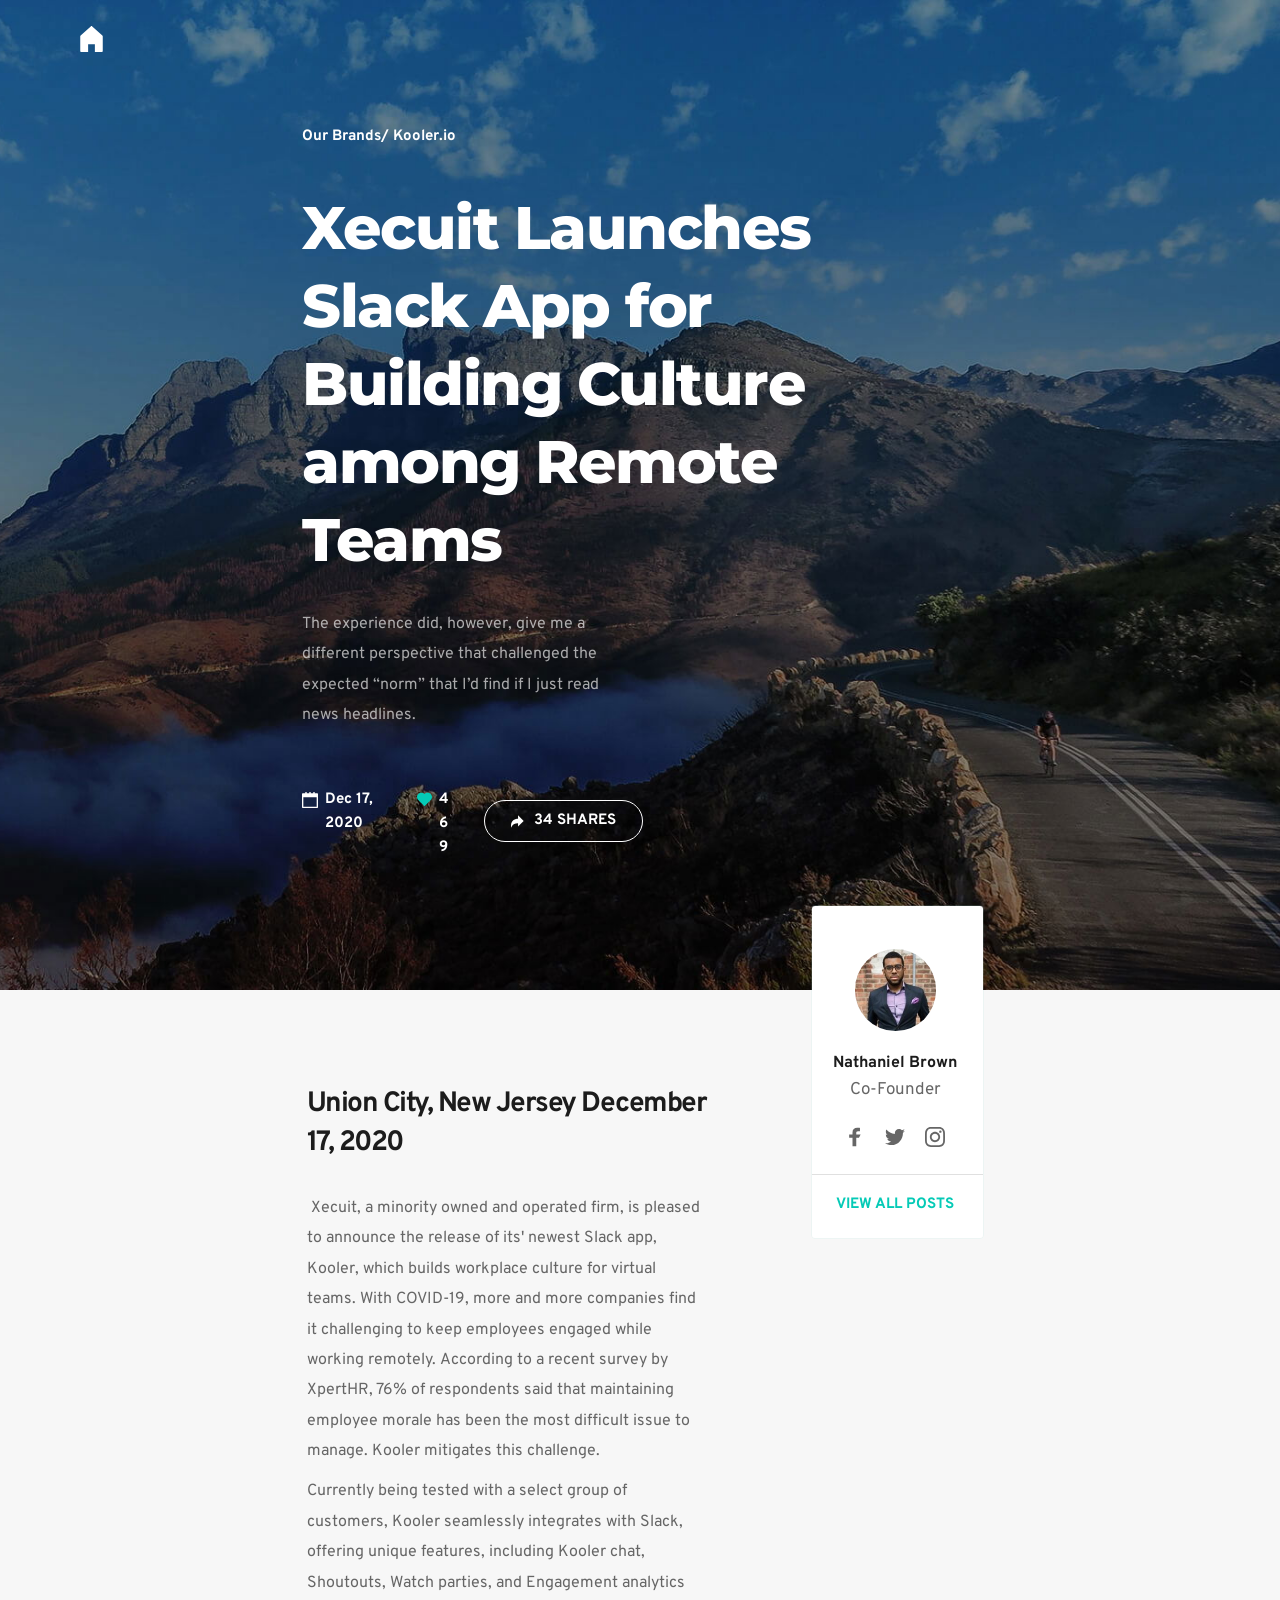
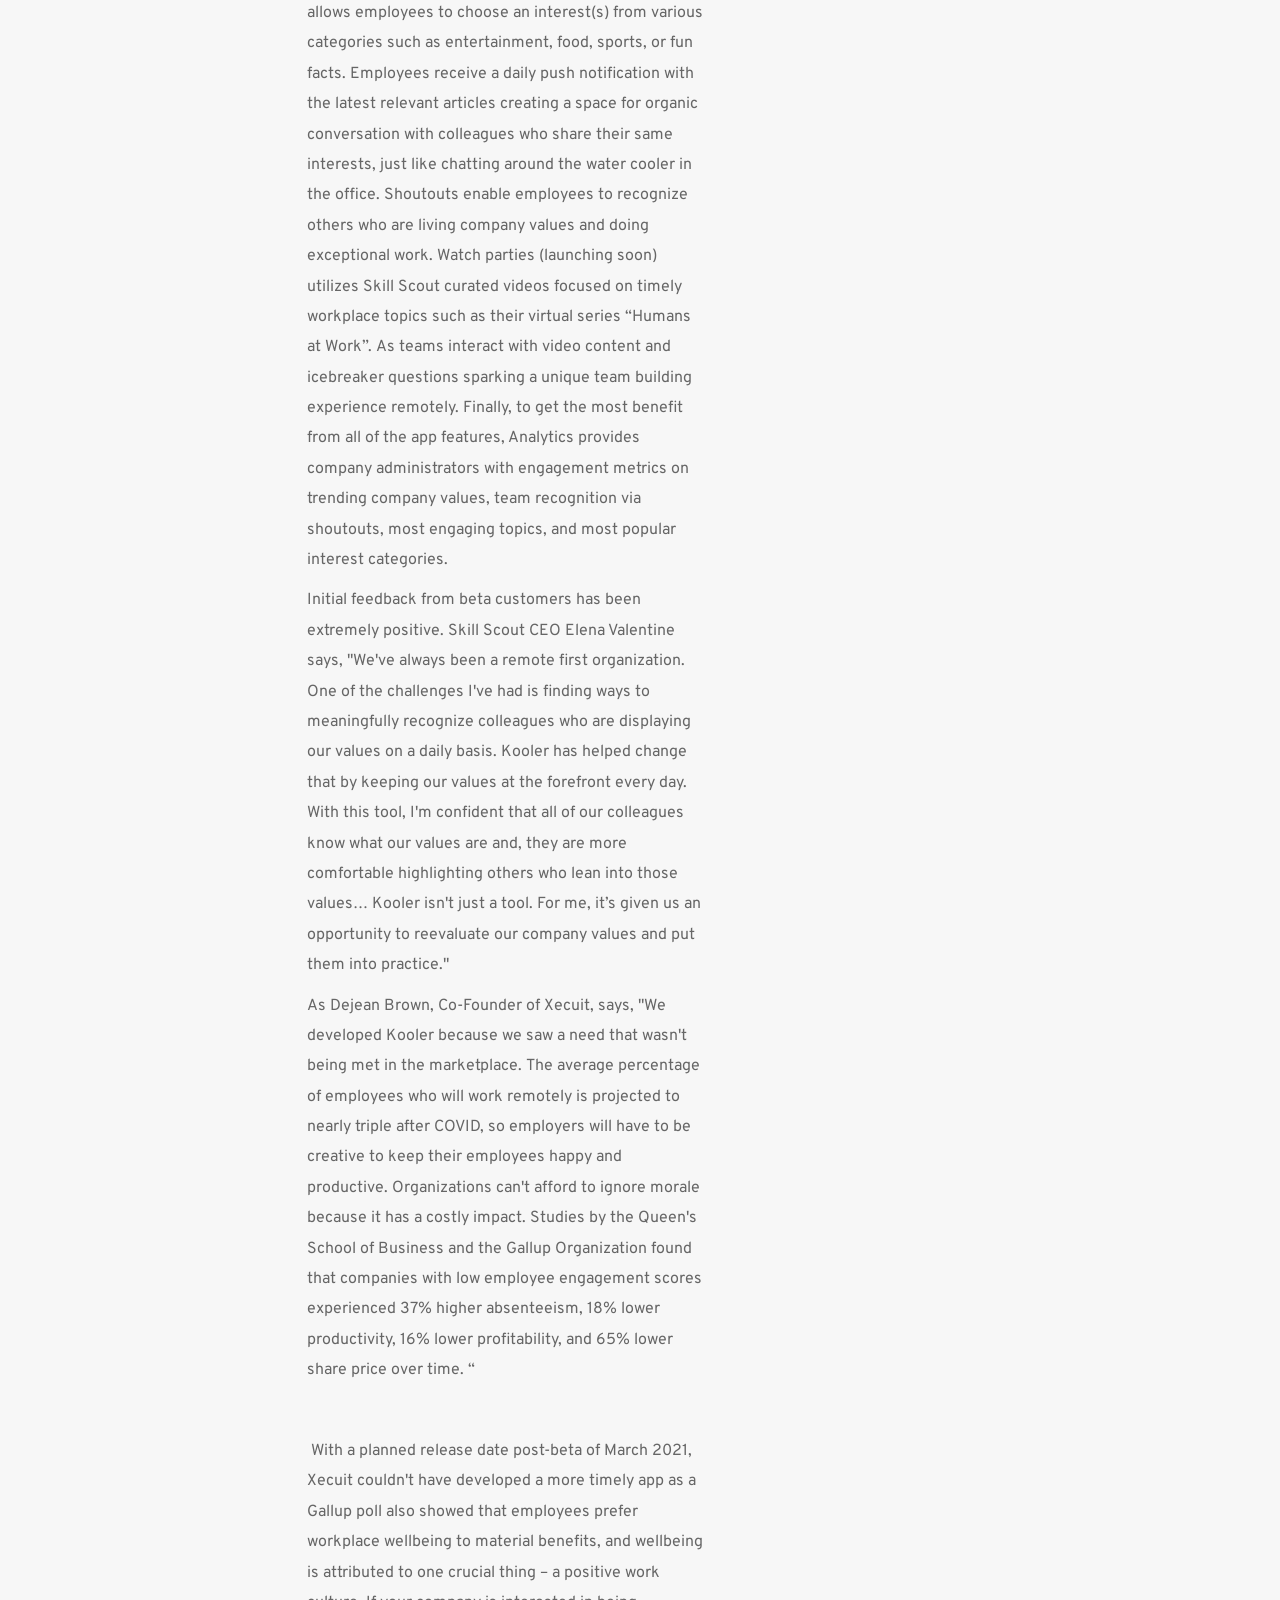
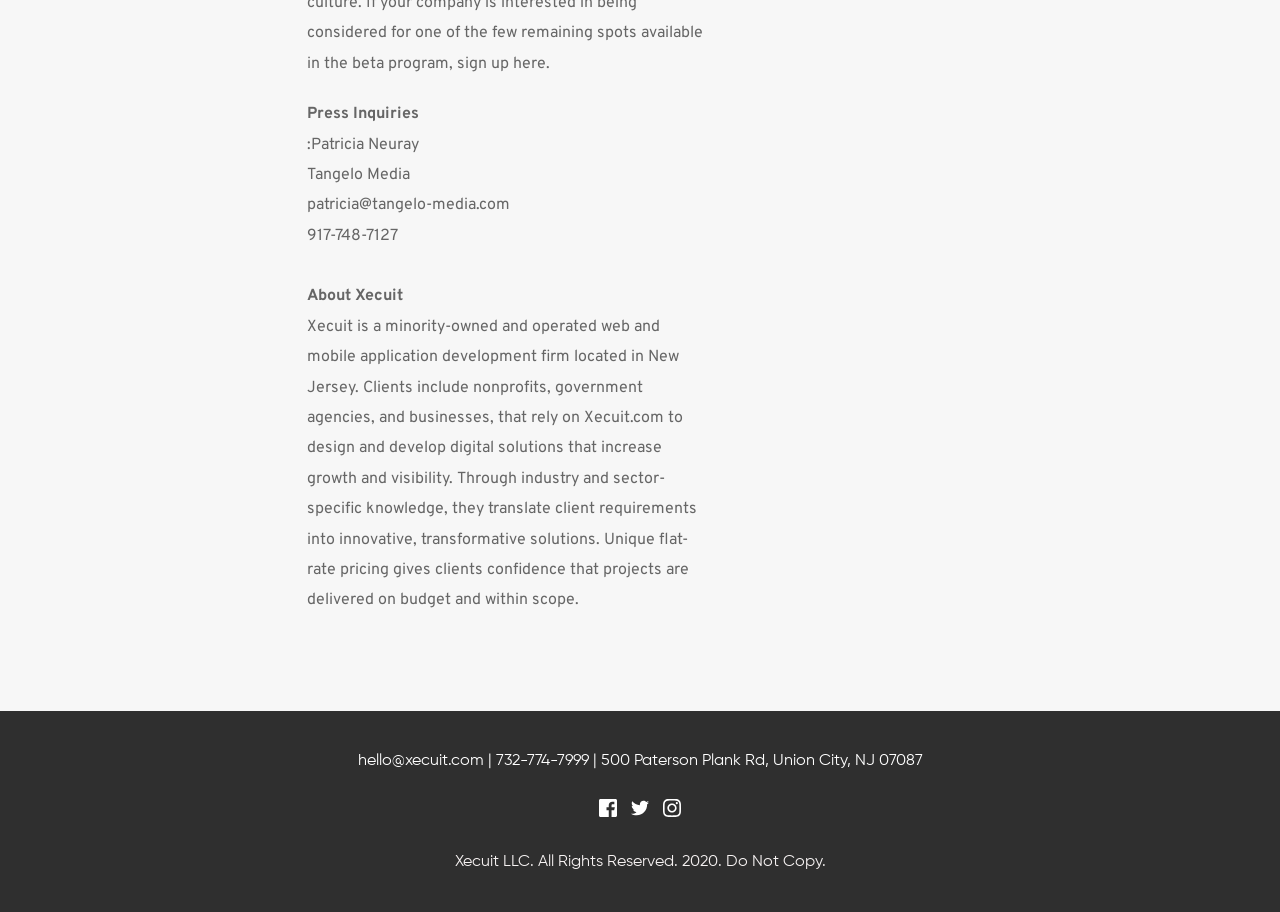
<file: news.html>
<!DOCTYPE html><html lang=""><head><meta charset="utf-8" /><meta property="og:site_name" content="Xecuit" /><meta property="og:title" content="News" /><meta name="twitter:title" content="News" /><meta property="og:description" content="" /><meta name="twitter:description" content="" /><meta property="og:type" content="article" /><meta property="og:url" content="https://brizy-project-4639977-9dyhcl3fz.vercel.app/news" /><meta content="summary_large_image" name="twitter:card" /><title>News | Xecuit</title><meta name="description" content="Through strategic acquisitions, we build interconnected ecosystems around platform businesses, fostering synergies and innovation to create a sustainable and transformative impact." /><link rel="canonical" href="https://brizy-project-4639977-9dyhcl3fz.vercel.app/news" /><link rel="icon" href="https://cloud-1de12d.b-cdn.net/media/iW=32&iH=any/f8d17831a964112b183f51982bfb968f.png" sizes="32x32"/><link rel="icon" href="https://cloud-1de12d.b-cdn.net/media/iW=192&iH=any/f8d17831a964112b183f51982bfb968f.png" sizes="192x192"/><link rel="apple-touch-icon-precomposed" href="https://cloud-1de12d.b-cdn.net/media/iW=180&iH=any/f8d17831a964112b183f51982bfb968f.png"/><meta content="width=device-width,initial-scale=1" name="viewport" /><link class="brz-link brz-link-preview" href="assets/d52cf5be957ba78be421aa8a36beec85.css" rel="stylesheet"><link class="brz-link brz-link-preview-pro" href="assets/45a0eafa711e5f8433709ee1ec7a1960.css" rel="stylesheet"><style class="brz-style">.brz .css-hkjj8i, .brz [data-css-hkjj8i] {color: rgba(255,255,255,1);border-color: rgba(35,157,219,0);background-color: rgba(189,225,244,0);background-image: none;border-width: 0;border-style: solid;width: 27px;height: 27px;font-size: 27px;padding: 0px;border-radius: 0;stroke-width: 0;transition: all .5s ease-in-out;transition-property: background,border-radius,color,border-color,box-shadow;-webkit-transition: all .5s ease-in-out;-moz-transition: all .5s ease-in-out;-webkit-transition-property: background,border-radius,color,border-color,box-shadow;-moz-transition-property: background,border-radius,color,border-color,box-shadow;}
@media (min-width: 991px) {.brz .css-hkjj8i:hover, .brz [data-css-hkjj8i]:hover {color: rgba(212,212,212,.8);border-color: rgba(35,157,219,0);background-color: rgba(189,225,244,0);background-image: none;}}
@media (max-width: 991px) {.brz .css-hkjj8i, .brz [data-css-hkjj8i] {width: 27px;height: 27px;font-size: 27px;padding: 0px;border-radius: 0px;stroke-width: 0;}}
@media (max-width: 767px) {.brz .css-hkjj8i, .brz [data-css-hkjj8i] {width: 27px;height: 27px;font-size: 27px;padding: 0px;border-radius: 0px;stroke-width: 0;}}
.brz .css-c6hdyt, .brz [data-css-c6hdyt] {color: rgba(255,255,255,1);border-color: rgba(35,157,219,0);background-color: rgba(189,225,244,0);background-image: none;border-width: 0;border-style: solid;width: 16px;height: 16px;font-size: 16px;padding: 0px;border-radius: 0;stroke-width: 0;transition: all .5s ease-in-out;transition-property: background,border-radius,color,border-color,box-shadow;-webkit-transition: all .5s ease-in-out;-moz-transition: all .5s ease-in-out;-webkit-transition-property: background,border-radius,color,border-color,box-shadow;-moz-transition-property: background,border-radius,color,border-color,box-shadow;}
@media (min-width: 991px) {.brz .css-c6hdyt:hover, .brz [data-css-c6hdyt]:hover {color: rgba(5,202,182,.8);border-color: rgba(35,157,219,0);background-color: rgba(189,225,244,0);background-image: none;}}
@media (max-width: 991px) {.brz .css-c6hdyt, .brz [data-css-c6hdyt] {width: 16px;height: 16px;font-size: 16px;padding: 0px;border-radius: 0px;stroke-width: 0;}}
@media (max-width: 767px) {.brz .css-c6hdyt, .brz [data-css-c6hdyt] {width: 16px;height: 16px;font-size: 16px;padding: 0px;border-radius: 0px;stroke-width: 0;}}
.brz .css-103a7oy, .brz [data-css-103a7oy] {color: rgba(5,202,182,1);border-color: rgba(35,157,219,0);background-color: rgba(189,225,244,0);background-image: none;border-width: 0;border-style: solid;width: 15px;height: 15px;font-size: 15px;padding: 0px;border-radius: 0;stroke-width: 0;transition: all .5s ease-in-out;transition-property: background,border-radius,color,border-color,box-shadow;-webkit-transition: all .5s ease-in-out;-moz-transition: all .5s ease-in-out;-webkit-transition-property: background,border-radius,color,border-color,box-shadow;-moz-transition-property: background,border-radius,color,border-color,box-shadow;}
@media (min-width: 991px) {.brz .css-103a7oy:hover, .brz [data-css-103a7oy]:hover {color: rgba(5,202,182,.8);border-color: rgba(35,157,219,0);background-color: rgba(189,225,244,0);background-image: none;}}
@media (max-width: 991px) {.brz .css-103a7oy, .brz [data-css-103a7oy] {width: 15px;height: 15px;font-size: 15px;padding: 0px;border-radius: 0px;stroke-width: 0;}}
@media (max-width: 767px) {.brz .css-103a7oy, .brz [data-css-103a7oy] {width: 15px;height: 15px;font-size: 15px;padding: 0px;border-radius: 0px;stroke-width: 0;}}
.brz .css-15plx84, .brz [data-css-15plx84] {color: rgba(102,102,102,1);border-color: rgba(35,157,219,0);background-color: rgba(189,225,244,0);background-image: none;border-width: 0;border-style: solid;width: 20px;height: 20px;font-size: 20px;padding: 0px;border-radius: 2px;stroke-width: 0;transition: all .5s ease-in-out;transition-property: background,border-radius,color,border-color,box-shadow;-webkit-transition: all .5s ease-in-out;-moz-transition: all .5s ease-in-out;-webkit-transition-property: background,border-radius,color,border-color,box-shadow;-moz-transition-property: background,border-radius,color,border-color,box-shadow;}
@media (min-width: 991px) {.brz .css-15plx84:hover, .brz [data-css-15plx84]:hover {color: rgba(5,202,182,1);border-color: rgba(35,157,219,0);background-color: rgba(189,225,244,0);background-image: none;}}
@media (max-width: 991px) {.brz .css-15plx84, .brz [data-css-15plx84] {width: 20px;height: 20px;font-size: 20px;padding: 0px;border-radius: 0px;stroke-width: 0;}}
@media (max-width: 767px) {.brz .css-15plx84, .brz [data-css-15plx84] {width: 20px;height: 20px;font-size: 20px;padding: 0px;border-radius: 0px;stroke-width: 0;}}
.brz .css-1rwad8p, .brz [data-css-1rwad8p] {color: rgba(255,255,255,1);border-color: rgba(35,157,219,0);background-color: rgba(189,225,244,0);background-image: none;border-width: 0;border-style: solid;width: 18px;height: 18px;font-size: 18px;padding: 0px;border-radius: 0;stroke-width: 0;transition: all .5s ease-in-out;transition-property: background,border-radius,color,border-color,box-shadow;-webkit-transition: all .5s ease-in-out;-moz-transition: all .5s ease-in-out;-webkit-transition-property: background,border-radius,color,border-color,box-shadow;-moz-transition-property: background,border-radius,color,border-color,box-shadow;}
@media (min-width: 991px) {.brz .css-1rwad8p:hover, .brz [data-css-1rwad8p]:hover {color: rgba(73,108,209,.8);border-color: rgba(35,157,219,0);background-color: rgba(189,225,244,0);background-image: none;}}
@media (max-width: 991px) {.brz .css-1rwad8p, .brz [data-css-1rwad8p] {width: 18px;height: 18px;font-size: 18px;padding: 0px;border-radius: 0px;stroke-width: 0;}}
@media (max-width: 767px) {.brz .css-1rwad8p, .brz [data-css-1rwad8p] {width: 18px;height: 18px;font-size: 18px;padding: 0px;border-radius: 0px;stroke-width: 0;}}
.brz .css-bcojb9, .brz [data-css-bcojb9] {color: rgba(255,255,255,1);border-color: rgba(35,157,219,0);background-color: rgba(189,225,244,0);background-image: none;border-width: 0;border-style: solid;width: 18px;height: 18px;font-size: 18px;padding: 0px;border-radius: 0;stroke-width: 0;transition: all .5s ease-in-out;transition-property: background,border-radius,color,border-color,box-shadow;-webkit-transition: all .5s ease-in-out;-moz-transition: all .5s ease-in-out;-webkit-transition-property: background,border-radius,color,border-color,box-shadow;-moz-transition-property: background,border-radius,color,border-color,box-shadow;}
@media (min-width: 991px) {.brz .css-bcojb9:hover, .brz [data-css-bcojb9]:hover {color: rgba(71,170,232,.8);border-color: rgba(35,157,219,0);background-color: rgba(189,225,244,0);background-image: none;}}
@media (max-width: 991px) {.brz .css-bcojb9, .brz [data-css-bcojb9] {width: 18px;height: 18px;font-size: 18px;padding: 0px;border-radius: 0px;stroke-width: 0;}}
@media (max-width: 767px) {.brz .css-bcojb9, .brz [data-css-bcojb9] {width: 18px;height: 18px;font-size: 18px;padding: 0px;border-radius: 0px;stroke-width: 0;}}</style><style class="brz-style">.brz .brz-css-iiami {z-index: auto;margin: 0;}
.brz .brz-css-iiami .brz-section__content {min-height: auto;display: flex;}
.brz .brz-css-iiami .brz-container {justify-content: center;}
.brz .brz-css-iiami > .slick-slider > .brz-slick-slider__dots {color: rgba(0,0,0,1);}
.brz .brz-css-iiami > .slick-slider > .brz-slick-slider__arrow {color: rgba(0,0,0,.7);}
@media (min-width:991px) {.brz .brz-css-iiami {display: block;}}
@media (min-width:991px) {.brz .brz-css-iiami > .slick-slider > .brz-slick-slider__arrow:hover {color: rgba(0,0,0,1);}}
@media (max-width:991px) and (min-width:768px) {.brz .brz-css-iiami {z-index: auto;margin: 0;}
	.brz .brz-css-iiami .brz-section__content {min-height: auto;display: flex;}
	.brz .brz-css-iiami .brz-container {justify-content: center;}
	.brz .brz-css-iiami > .slick-slider > .brz-slick-slider__dots {color: rgba(0,0,0,1);}
	.brz .brz-css-iiami > .slick-slider > .brz-slick-slider__arrow {color: rgba(0,0,0,.7);}}
@media (max-width:991px) and (min-width:768px) {.brz .brz-css-iiami {display: block;}}
@media (max-width:767px) {.brz .brz-css-iiami {z-index: auto;margin: 0;}
	.brz .brz-css-iiami .brz-section__content {min-height: auto;display: flex;}
	.brz .brz-css-iiami .brz-container {justify-content: center;}
	.brz .brz-css-iiami > .slick-slider > .brz-slick-slider__dots {color: rgba(0,0,0,1);}
	.brz .brz-css-iiami > .slick-slider > .brz-slick-slider__arrow {color: rgba(0,0,0,.7);}}
@media (max-width:767px) {.brz .brz-css-iiami {display: block;}}
.brz .brz-css-vkqaw {padding: 75px 0px 75px 0px;}
.brz .brz-css-vkqaw > .brz-bg {border: 0px solid rgba(102,115,141,0);border-radius: 0;}
.brz .brz-css-vkqaw > .brz-bg > .brz-bg-image {background-image: none;display: block;}
.brz .brz-css-vkqaw > .brz-bg > .brz-bg-image:after {content: "";background-image: none;}
.brz .brz-css-vkqaw > .brz-bg > .brz-bg-color {background-color: rgba(0,0,0,0);background-image: none;}
.brz .brz-css-vkqaw > .brz-bg > .brz-bg-map {display: none;}
.brz .brz-css-vkqaw > .brz-bg > .brz-bg-video {display: none;}
.brz .brz-css-vkqaw > .brz-bg > .brz-bg-shape__top {background-image: none;background-size: 100% 100px;height: 100px;transform: rotateX(0deg) rotateY(0deg);z-index: auto;}
.brz .brz-css-vkqaw > .brz-bg > .brz-bg-shape__bottom {background-image: none;background-size: 100% 100px;height: 100px;transform: rotateX(-180deg) rotateY(-180deg);z-index: auto;}
@media (min-width:991px) {.brz .brz-css-vkqaw > .brz-bg > .brz-bg-image {background-attachment: scroll;}}
@media (max-width:991px) and (min-width:768px) {.brz .brz-css-vkqaw {padding: 50px 15px 50px 15px;}
	.brz .brz-css-vkqaw > .brz-bg {border: 0px solid rgba(102,115,141,0);border-radius: 0;}
	.brz .brz-css-vkqaw > .brz-bg > .brz-bg-image {background-image: none;display: block;}
	.brz .brz-css-vkqaw > .brz-bg > .brz-bg-image:after {content: "";background-image: none;}
	.brz .brz-css-vkqaw > .brz-bg > .brz-bg-color {background-color: rgba(0,0,0,0);background-image: none;}
	.brz .brz-css-vkqaw > .brz-bg > .brz-bg-map {display: none;}
	.brz .brz-css-vkqaw > .brz-bg > .brz-bg-video {display: none;}
	.brz .brz-css-vkqaw > .brz-bg > .brz-bg-shape__top {background-image: none;background-size: 100% 100px;height: 100px;transform: rotateX(0deg) rotateY(0deg);z-index: auto;}
	.brz .brz-css-vkqaw > .brz-bg > .brz-bg-shape__bottom {background-image: none;background-size: 100% 100px;height: 100px;transform: rotateX(-180deg) rotateY(-180deg);z-index: auto;}}
@media (max-width:767px) {.brz .brz-css-vkqaw {padding: 25px 15px 25px 15px;}
	.brz .brz-css-vkqaw > .brz-bg {border: 0px solid rgba(102,115,141,0);border-radius: 0;}
	.brz .brz-css-vkqaw > .brz-bg > .brz-bg-image {background-image: none;display: block;}
	.brz .brz-css-vkqaw > .brz-bg > .brz-bg-image:after {content: "";background-image: none;}
	.brz .brz-css-vkqaw > .brz-bg > .brz-bg-color {background-color: rgba(0,0,0,0);background-image: none;}
	.brz .brz-css-vkqaw > .brz-bg > .brz-bg-map {display: none;}
	.brz .brz-css-vkqaw > .brz-bg > .brz-bg-video {display: none;}
	.brz .brz-css-vkqaw > .brz-bg > .brz-bg-shape__top {background-image: none;background-size: 100% 100px;height: 100px;transform: rotateX(0deg) rotateY(0deg);z-index: auto;}
	.brz .brz-css-vkqaw > .brz-bg > .brz-bg-shape__bottom {background-image: none;background-size: 100% 100px;height: 100px;transform: rotateX(-180deg) rotateY(-180deg);z-index: auto;}}
.brz .brz-css-qqrrj {border: 0px solid transparent;}
@media (min-width:991px) {.brz .brz-css-qqrrj {max-width: calc(1 * var(--brz-section-container-max-width,1170px));}}
@media (max-width:991px) and (min-width:768px) {.brz .brz-css-qqrrj {border: 0px solid transparent;}}
@media (max-width:991px) and (min-width:768px) {.brz .brz-css-qqrrj {max-width: 100%;}}
@media (max-width:767px) {.brz .brz-css-qqrrj {border: 0px solid transparent;}}
@media (max-width:767px) {.brz .brz-css-qqrrj {max-width: 100%;}}
.brz .brz-css-kvuhg {margin: 0;z-index: auto;align-items: flex-start;}
.brz .brz-css-kvuhg > .brz-bg {border: 0px solid rgba(102,115,141,0);border-radius: 0;max-width: 100%;}
.brz .brz-css-kvuhg > .brz-bg > .brz-bg-image {background-image: none;display: block;}
.brz .brz-css-kvuhg > .brz-bg > .brz-bg-image:after {content: "";background-image: none;}
.brz .brz-css-kvuhg > .brz-bg > .brz-bg-color {background-color: rgba(0,0,0,0);background-image: none;}
.brz .brz-css-kvuhg > .brz-bg > .brz-bg-map {display: none;}
.brz .brz-css-kvuhg > .brz-bg > .brz-bg-video {display: none;}
.brz .brz-css-kvuhg > .brz-row {border: 0px solid transparent;}
@media (min-width:991px) {.brz .brz-css-kvuhg {min-height: auto;display: flex;}
	.brz .brz-css-kvuhg > .brz-bg {transition-duration: .5s;transition-property: filter,box-shadow,background,border-radius,border-color;}
	.brz .brz-css-kvuhg > .brz-bg > .brz-bg-image {transition-duration: .5s;transition-property: filter,box-shadow,background,border-radius,border-color;}
	.brz .brz-css-kvuhg > .brz-bg > .brz-bg-color {transition-duration: .5s;transition-property: filter,box-shadow,background,border-radius,border-color;}
	.brz .brz-css-kvuhg > .brz-bg > .brz-bg-video {transition-duration: .5s;transition-property: filter,box-shadow,background,border-radius,border-color;}
	.brz .brz-css-kvuhg > .brz-row {transition-duration: .5s;transition-property: filter,box-shadow,background,border-radius,border-color;}}
@media (max-width:991px) and (min-width:768px) {.brz .brz-css-kvuhg {margin: 0;z-index: auto;align-items: flex-start;}
	.brz .brz-css-kvuhg > .brz-bg {border: 0px solid rgba(102,115,141,0);border-radius: 0;max-width: 100%;}
	.brz .brz-css-kvuhg > .brz-bg > .brz-bg-image {background-image: none;display: block;}
	.brz .brz-css-kvuhg > .brz-bg > .brz-bg-image:after {content: "";background-image: none;}
	.brz .brz-css-kvuhg > .brz-bg > .brz-bg-color {background-color: rgba(0,0,0,0);background-image: none;}
	.brz .brz-css-kvuhg > .brz-bg > .brz-bg-map {display: none;}
	.brz .brz-css-kvuhg > .brz-bg > .brz-bg-video {display: none;}
	.brz .brz-css-kvuhg > .brz-row {border: 0px solid transparent;}}
@media (max-width:991px) and (min-width:768px) {.brz .brz-css-kvuhg {min-height: auto;display: flex;}
	.brz .brz-css-kvuhg > .brz-bg {transition-duration: .5s;transition-property: filter,box-shadow,background,border-radius,border-color;}
	.brz .brz-css-kvuhg > .brz-bg > .brz-bg-image {transition-duration: .5s;transition-property: filter,box-shadow,background,border-radius,border-color;}
	.brz .brz-css-kvuhg > .brz-bg > .brz-bg-color {transition-duration: .5s;transition-property: filter,box-shadow,background,border-radius,border-color;}
	.brz .brz-css-kvuhg > .brz-bg > .brz-bg-video {transition-duration: .5s;transition-property: filter,box-shadow,background,border-radius,border-color;}
	.brz .brz-css-kvuhg > .brz-row {flex-direction: row;flex-wrap: wrap;justify-content: flex-start;transition-duration: .5s;transition-property: filter,box-shadow,background,border-radius,border-color;}}
@media (max-width:767px) {.brz .brz-css-kvuhg {margin: 0;z-index: auto;align-items: flex-start;}
	.brz .brz-css-kvuhg > .brz-bg {border: 0px solid rgba(102,115,141,0);border-radius: 0;max-width: 100%;}
	.brz .brz-css-kvuhg > .brz-bg > .brz-bg-image {background-image: none;display: block;}
	.brz .brz-css-kvuhg > .brz-bg > .brz-bg-image:after {content: "";background-image: none;}
	.brz .brz-css-kvuhg > .brz-bg > .brz-bg-color {background-color: rgba(0,0,0,0);background-image: none;}
	.brz .brz-css-kvuhg > .brz-bg > .brz-bg-map {display: none;}
	.brz .brz-css-kvuhg > .brz-bg > .brz-bg-video {display: none;}
	.brz .brz-css-kvuhg > .brz-row {border: 0px solid transparent;}}
@media (max-width:767px) {.brz .brz-css-kvuhg {min-height: auto;display: flex;}
	.brz .brz-css-kvuhg > .brz-bg {transition-duration: .5s;transition-property: filter,box-shadow,background,border-radius,border-color;}
	.brz .brz-css-kvuhg > .brz-bg > .brz-bg-image {transition-duration: .5s;transition-property: filter,box-shadow,background,border-radius,border-color;}
	.brz .brz-css-kvuhg > .brz-bg > .brz-bg-color {transition-duration: .5s;transition-property: filter,box-shadow,background,border-radius,border-color;}
	.brz .brz-css-kvuhg > .brz-bg > .brz-bg-video {transition-duration: .5s;transition-property: filter,box-shadow,background,border-radius,border-color;}
	.brz .brz-css-kvuhg > .brz-row {flex-direction: row;flex-wrap: wrap;justify-content: flex-start;transition-duration: .5s;transition-property: filter,box-shadow,background,border-radius,border-color;}}
.brz .brz-css-zbxow {padding: 10px;max-width: 100%;}
@media (max-width:991px) and (min-width:768px) {.brz .brz-css-zbxow {padding: 0;max-width: 100%;}}
@media (max-width:767px) {.brz .brz-css-zbxow {padding: 0;max-width: 100%;}}
.brz .brz-css-sluxt {z-index: auto;flex: 1 1 50%;max-width: 50%;justify-content: flex-start;}
.brz .brz-css-sluxt > .brz-bg {border: 0px solid rgba(102,115,141,0);border-radius: 0;margin: 0;}
.brz .brz-css-sluxt > .brz-bg > .brz-bg-image {background-image: none;}
.brz .brz-css-sluxt > .brz-bg > .brz-bg-image:after {content: "";background-image: none;}
.brz .brz-css-sluxt > .brz-bg > .brz-bg-color {background-color: rgba(0,0,0,0);background-image: none;}
@media (min-width:991px) {.brz .brz-css-sluxt > .brz-bg {transition-duration: .5s;transition-property: filter,box-shadow,background,border-radius,border-color;}
	.brz .brz-css-sluxt > .brz-bg > .brz-bg-image {transition-duration: .5s;transition-property: filter,box-shadow,background,border-radius,border-color;}
	.brz .brz-css-sluxt > .brz-bg > .brz-bg-color {transition-duration: .5s;transition-property: filter,box-shadow,background,border-radius,border-color;}}
@media (max-width:991px) and (min-width:768px) {.brz .brz-css-sluxt {z-index: auto;flex: 1 1 50%;max-width: 50%;justify-content: flex-start;}
	.brz .brz-css-sluxt > .brz-bg {border: 0px solid rgba(102,115,141,0);border-radius: 0;margin: 0;}
	.brz .brz-css-sluxt > .brz-bg > .brz-bg-image {background-image: none;}
	.brz .brz-css-sluxt > .brz-bg > .brz-bg-image:after {content: "";background-image: none;}
	.brz .brz-css-sluxt > .brz-bg > .brz-bg-color {background-color: rgba(0,0,0,0);background-image: none;}}
@media (max-width:991px) and (min-width:768px) {.brz .brz-css-sluxt > .brz-bg {transition-duration: .5s;transition-property: filter,box-shadow,background,border-radius,border-color;}
	.brz .brz-css-sluxt > .brz-bg > .brz-bg-image {transition-duration: .5s;transition-property: filter,box-shadow,background,border-radius,border-color;}
	.brz .brz-css-sluxt > .brz-bg > .brz-bg-color {transition-duration: .5s;transition-property: filter,box-shadow,background,border-radius,border-color;}}
@media (max-width:767px) {.brz .brz-css-sluxt {z-index: auto;flex: 1 1 100%;max-width: 100%;justify-content: flex-start;}
	.brz .brz-css-sluxt > .brz-bg {border: 0px solid rgba(102,115,141,0);border-radius: 0;margin: 10px 0px 10px 0px;}
	.brz .brz-css-sluxt > .brz-bg > .brz-bg-image {background-image: none;}
	.brz .brz-css-sluxt > .brz-bg > .brz-bg-image:after {content: "";background-image: none;}
	.brz .brz-css-sluxt > .brz-bg > .brz-bg-color {background-color: rgba(0,0,0,0);background-image: none;}}
@media (max-width:767px) {.brz .brz-css-sluxt > .brz-bg {transition-duration: .5s;transition-property: filter,box-shadow,background,border-radius,border-color;}
	.brz .brz-css-sluxt > .brz-bg > .brz-bg-image {transition-duration: .5s;transition-property: filter,box-shadow,background,border-radius,border-color;}
	.brz .brz-css-sluxt > .brz-bg > .brz-bg-color {transition-duration: .5s;transition-property: filter,box-shadow,background,border-radius,border-color;}}
.brz .brz-css-lczeg {z-index: auto;margin: 0;border: 0px solid transparent;padding: 5px 15px 5px 15px;}
@media (min-width:991px) {.brz .brz-css-lczeg {display: flex;transition-duration: .5s;transition-property: filter,box-shadow,background,border-radius,border-color;}}
@media (max-width:991px) and (min-width:768px) {.brz .brz-css-lczeg {z-index: auto;margin: 0;border: 0px solid transparent;padding: 5px 15px 5px 15px;}}
@media (max-width:991px) and (min-width:768px) {.brz .brz-css-lczeg {display: flex;transition-duration: .5s;transition-property: filter,box-shadow,background,border-radius,border-color;}}
@media (max-width:767px) {.brz .brz-css-lczeg {z-index: auto;margin: 10px 0px 10px 0px;border: 0px solid transparent;padding: 0;}}
@media (max-width:767px) {.brz .brz-css-lczeg {display: flex;transition-duration: .5s;transition-property: filter,box-shadow,background,border-radius,border-color;}}
.brz .brz-css-wrneh {z-index: auto;position: relative;margin: 10px 0px 10px 0px;}
@media (min-width:991px) {.brz .brz-css-wrneh {display: flex;position: relative;}}
@media (max-width:991px) and (min-width:768px) {.brz .brz-css-wrneh {z-index: auto;position: relative;margin: 10px 0px 10px 0px;}}
@media (max-width:991px) and (min-width:768px) {.brz .brz-css-wrneh {display: flex;position: relative;}}
@media (max-width:767px) {.brz .brz-css-wrneh {z-index: auto;position: relative;margin: 10px 0px 10px 0px;}}
@media (max-width:767px) {.brz .brz-css-wrneh {display: flex;position: relative;}}
.brz .brz-css-shrcd {justify-content: center;padding: 0;margin: 0px -5px -20px -5px;}
@media (max-width:991px) and (min-width:768px) {.brz .brz-css-shrcd {justify-content: center;padding: 0;margin: 0px -5px -20px -5px;}}
@media (max-width:767px) {.brz .brz-css-shrcd {justify-content: center;padding: 0;margin: 0px -5px -20px -5px;}}
.brz .brz-css-bckqa {padding: 0px 5px 20px 5px;}
@media (max-width:991px) and (min-width:768px) {.brz .brz-css-bckqa {padding: 0px 5px 20px 5px;}}
@media (max-width:767px) {.brz .brz-css-bckqa {padding: 0px 5px 20px 5px;}}
.brz .brz-css-osfbc {padding: 0;margin: 10px 0px 10px 0px;justify-content: center;position: relative;}
@media (min-width:991px) {.brz .brz-css-osfbc {display: flex;z-index: auto;position: relative;}}
@media (max-width:991px) and (min-width:768px) {.brz .brz-css-osfbc {padding: 0;margin: 10px 0px 10px 0px;justify-content: center;position: relative;}}
@media (max-width:991px) and (min-width:768px) {.brz .brz-css-osfbc {display: flex;z-index: auto;position: relative;}}
@media (max-width:767px) {.brz .brz-css-osfbc {padding: 0;margin: 10px 0px 10px 0px;justify-content: center;position: relative;}}
@media (max-width:767px) {.brz .brz-css-osfbc {display: flex;z-index: auto;position: relative;}}
.brz .brz-css-mofzx {height: 50px;}
@media (max-width:991px) and (min-width:768px) {.brz .brz-css-mofzx {height: 50px;}}
@media (max-width:767px) {.brz .brz-css-mofzx {height: 50px;}}
.brz .brz-css-hrbpw {width: 100%;}
@media (max-width:991px) and (min-width:768px) {.brz .brz-css-hrbpw {width: 100%;}}
@media (max-width:767px) {.brz .brz-css-hrbpw {width: 100%;}}
.brz .brz-css-hnvxo {flex-direction: row;}
.brz .brz-css-hnvxo .brz-icon__container {margin-left: auto;margin-right: 20px;}
@media (max-width:991px) and (min-width:768px) {.brz .brz-css-hnvxo {flex-direction: row;}
	.brz .brz-css-hnvxo .brz-icon__container {margin-left: auto;margin-right: 20px;}}
@media (max-width:767px) {.brz .brz-css-hnvxo {flex-direction: row;}
	.brz .brz-css-hnvxo .brz-icon__container {margin-left: auto;margin-right: 20px;}}
.brz .brz-css-ukvzo {font-size: 16px;margin-left: 10px;margin-right: 0;stroke-width: 0;}
@media (max-width:991px) and (min-width:768px) {.brz .brz-css-ukvzo {font-size: 16px;margin-left: 10px;margin-right: 0;stroke-width: 0;}}
@media (max-width:767px) {.brz .brz-css-ukvzo {font-size: 16px;margin-left: 10px;margin-right: 0;stroke-width: 0;}}
.brz .brz-css-hbmly.brz-btn {display: flex;align-items: center;justify-content: center;font-family: Overpass,sans-serif;font-weight: 700;font-size: 15px;line-height: 1.6;letter-spacing: 0px;color: rgba(255,255,255,1);border: 2px solid rgba(5,202,182,0);border-radius: 2px;background-color: rgba(5,202,182,1);background-image: none;padding: 14px 42px 14px 42px;flex-flow: row-reverse nowrap;}
.brz .brz-css-hbmly.brz-btn.brz-btn-submit {color: rgba(255,255,255,1);background-color: rgba(5,202,182,1);}
.brz .brz-css-hbmly .brz-btn--story-container {border: 2px solid rgba(5,202,182,0);flex-flow: row-reverse nowrap;border-radius: 2px;}
@media (min-width:991px) {.brz .brz-css-hbmly.brz-btn {transition-duration: .5s;transition-property: color,box-shadow,background,border-color;}}
@media (min-width:991px) {.brz .brz-css-hbmly.brz-btn:hover {background-color: rgba(5,202,182,.8);}
	.brz .brz-css-hbmly.brz-btn.brz-btn-submit:hover {background-color: rgba(5,202,182,.8);}}
@media (max-width:991px) and (min-width:768px) {.brz .brz-css-hbmly.brz-btn {display: flex;align-items: center;justify-content: center;font-family: Overpass,sans-serif;font-weight: 700;font-size: 17px;line-height: 1.6;letter-spacing: 0px;color: rgba(255,255,255,1);border: 2px solid rgba(5,202,182,0);border-radius: 2px;background-color: rgba(5,202,182,1);background-image: none;padding: 11px 26px 11px 26px;flex-flow: row-reverse nowrap;}
	.brz .brz-css-hbmly.brz-btn.brz-btn-submit {color: rgba(255,255,255,1);background-color: rgba(5,202,182,1);}
	.brz .brz-css-hbmly .brz-btn--story-container {border: 2px solid rgba(5,202,182,0);flex-flow: row-reverse nowrap;border-radius: 2px;}}
@media (max-width:991px) and (min-width:768px) {.brz .brz-css-hbmly.brz-btn {transition-duration: .5s;transition-property: color,box-shadow,background,border-color;}}
@media (max-width:767px) {.brz .brz-css-hbmly.brz-btn {display: flex;align-items: center;justify-content: center;font-family: Overpass,sans-serif;font-weight: 700;font-size: 15px;line-height: 1.6;letter-spacing: 0px;color: rgba(255,255,255,1);border: 2px solid rgba(5,202,182,0);border-radius: 2px;background-color: rgba(5,202,182,1);background-image: none;padding: 11px 26px 11px 26px;flex-flow: row-reverse nowrap;}
	.brz .brz-css-hbmly.brz-btn.brz-btn-submit {color: rgba(255,255,255,1);background-color: rgba(5,202,182,1);}
	.brz .brz-css-hbmly .brz-btn--story-container {border: 2px solid rgba(5,202,182,0);flex-flow: row-reverse nowrap;border-radius: 2px;}}
@media (max-width:767px) {.brz .brz-css-hbmly.brz-btn {transition-duration: .5s;transition-property: color,box-shadow,background,border-color;}}
.brz .brz-css-qiwwb {max-width: 65%;height: auto;border: 0px solid rgba(102,115,141,0);border-radius: 0px;}
@media (min-width:991px) {.brz .brz-css-qiwwb {transition-duration: .5s;transition-property: border,box-shadow,filter;}
	.brz .brz-css-qiwwb:after {transition-duration: .5s;transition-property: border,box-shadow,filter;}
	.brz .brz-css-qiwwb .brz-picture {transition-duration: .5s;transition-property: border,box-shadow,filter;}}
@media (max-width:991px) and (min-width:768px) {.brz .brz-css-qiwwb {max-width: 30%;height: auto;border: 0px solid rgba(102,115,141,0);border-radius: 0px;}}
@media (max-width:991px) and (min-width:768px) {.brz .brz-css-qiwwb {transition-duration: .5s;transition-property: border,box-shadow,filter;}
	.brz .brz-css-qiwwb:after {transition-duration: .5s;transition-property: border,box-shadow,filter;}
	.brz .brz-css-qiwwb .brz-picture {transition-duration: .5s;transition-property: border,box-shadow,filter;}}
@media (max-width:767px) {.brz .brz-css-qiwwb {max-width: 36%;height: auto;border: 0px solid rgba(102,115,141,0);border-radius: 0px;}}
@media (max-width:767px) {.brz .brz-css-qiwwb {transition-duration: .5s;transition-property: border,box-shadow,filter;}
	.brz .brz-css-qiwwb:after {transition-duration: .5s;transition-property: border,box-shadow,filter;}
	.brz .brz-css-qiwwb .brz-picture {transition-duration: .5s;transition-property: border,box-shadow,filter;}}
.brz .brz-css-hhojc {padding-top: 100.554%;}
@media (max-width:991px) and (min-width:768px) {.brz .brz-css-hhojc {padding-top: 100.5554%;}}
@media (max-width:767px) {.brz .brz-css-hhojc {padding-top: 100.5576%;}}
.brz .brz-css-aidul {width: 75%;}
.brz .brz-css-aidul .brz-hr {border-top: 2px solid rgba(102,102,102,.75);}
@media (max-width:991px) and (min-width:768px) {.brz .brz-css-aidul {width: 75%;}
	.brz .brz-css-aidul .brz-hr {border-top: 2px solid rgba(102,102,102,.75);}}
@media (max-width:767px) {.brz .brz-css-aidul {width: 75%;}
	.brz .brz-css-aidul .brz-hr {border-top: 2px solid rgba(102,102,102,.75);}}
.brz .brz-css-ckwde {padding: 75px 0px 75px 0px;min-height: auto;display: flex;margin: 0;}
.brz .brz-css-ckwde > .brz-bg {border: 0px solid rgba(102,115,141,0);border-radius: 0;}
.brz .brz-css-ckwde > .brz-bg > .brz-bg-image {background-image: none;display: block;}
.brz .brz-css-ckwde > .brz-bg > .brz-bg-image:after {content: "";background-image: none;}
.brz .brz-css-ckwde > .brz-bg > .brz-bg-color {background-color: rgba(0,0,0,0);background-image: none;}
.brz .brz-css-ckwde > .brz-bg > .brz-bg-shape__top {background-image: none;background-size: 100% 100px;height: 100px;transform: rotateX(0deg) rotateY(0deg);z-index: auto;}
.brz .brz-css-ckwde > .brz-bg > .brz-bg-shape__bottom {background-image: none;background-size: 100% 100px;height: 100px;transform: rotateX(-180deg) rotateY(-180deg);z-index: auto;}
.brz .brz-css-ckwde .brz-container {justify-content: center;}
@media (max-width:991px) and (min-width:768px) {.brz .brz-css-ckwde {padding: 25px 15px 25px 15px;min-height: auto;display: flex;margin: 0;}
	.brz .brz-css-ckwde > .brz-bg {border: 0px solid rgba(102,115,141,0);border-radius: 0;}
	.brz .brz-css-ckwde > .brz-bg > .brz-bg-image {background-image: none;display: block;}
	.brz .brz-css-ckwde > .brz-bg > .brz-bg-image:after {content: "";background-image: none;}
	.brz .brz-css-ckwde > .brz-bg > .brz-bg-color {background-color: rgba(0,0,0,0);background-image: none;}
	.brz .brz-css-ckwde > .brz-bg > .brz-bg-shape__top {background-image: none;background-size: 100% 100px;height: 100px;transform: rotateX(0deg) rotateY(0deg);z-index: auto;}
	.brz .brz-css-ckwde > .brz-bg > .brz-bg-shape__bottom {background-image: none;background-size: 100% 100px;height: 100px;transform: rotateX(-180deg) rotateY(-180deg);z-index: auto;}
	.brz .brz-css-ckwde .brz-container {justify-content: center;}}
@media (max-width:767px) {.brz .brz-css-ckwde {padding: 25px 15px 25px 15px;min-height: auto;display: flex;margin: 0;}
	.brz .brz-css-ckwde > .brz-bg {border: 0px solid rgba(102,115,141,0);border-radius: 0;}
	.brz .brz-css-ckwde > .brz-bg > .brz-bg-image {background-image: none;display: block;}
	.brz .brz-css-ckwde > .brz-bg > .brz-bg-image:after {content: "";background-image: none;}
	.brz .brz-css-ckwde > .brz-bg > .brz-bg-color {background-color: rgba(0,0,0,0);background-image: none;}
	.brz .brz-css-ckwde > .brz-bg > .brz-bg-shape__top {background-image: none;background-size: 100% 100px;height: 100px;transform: rotateX(0deg) rotateY(0deg);z-index: auto;}
	.brz .brz-css-ckwde > .brz-bg > .brz-bg-shape__bottom {background-image: none;background-size: 100% 100px;height: 100px;transform: rotateX(-180deg) rotateY(-180deg);z-index: auto;}
	.brz .brz-css-ckwde .brz-container {justify-content: center;}}
.brz .brz-css-awfrn {border: 0px solid transparent;}
@media (min-width:991px) {.brz .brz-css-awfrn {max-width: calc(1 * var(--brz-section-container-max-width,1170px));}}
@media (max-width:991px) and (min-width:768px) {.brz .brz-css-awfrn {border: 0px solid transparent;}}
@media (max-width:991px) and (min-width:768px) {.brz .brz-css-awfrn {max-width: 100%;}}
@media (max-width:767px) {.brz .brz-css-awfrn {border: 0px solid transparent;}}
@media (max-width:767px) {.brz .brz-css-awfrn {max-width: 100%;}}
.brz .brz-css-wqaso {margin: 0;}
@media (max-width:991px) and (min-width:768px) {.brz .brz-css-wqaso {margin: 0;}}
@media (max-width:767px) {.brz .brz-css-wqaso {margin: 0;}}
.brz .brz-css-oeufg {padding: 0;}
@media (max-width:991px) and (min-width:768px) {.brz .brz-css-oeufg {padding: 0;}}
@media (max-width:767px) {.brz .brz-css-oeufg {padding: 0;}}
.brz .brz-css-zommk {padding: 0;}
.brz .brz-css-zommk > .brz-bg > .brz-bg-color {background-color: rgba(172,172,172,.1);}
@media (max-width:991px) and (min-width:768px) {.brz .brz-css-zommk {padding: 0px 15px 0px 15px;}
	.brz .brz-css-zommk > .brz-bg > .brz-bg-color {background-color: rgba(172,172,172,.1);}}
@media (max-width:767px) {.brz .brz-css-zommk {padding: 0;}
	.brz .brz-css-zommk > .brz-bg > .brz-bg-color {background-color: rgba(172,172,172,.1);}}
@media (min-width:991px) {.brz .brz-css-sjbzy {max-width: 100%;}}
@media (max-width:991px) and (min-width:768px) {.brz .brz-css-sjbzy {max-width: 100%;}}
@media (max-width:767px) {.brz .brz-css-sjbzy {max-width: 100%;}}
.brz .brz-css-jujzm > .brz-bg > .brz-bg-image {background-image: url("assets/img/cc30d958978cdc75b2eaaedebf2d142d.jpg");background-position: 51% 79%;}
.brz .brz-css-jujzm > .brz-bg > .brz-bg-image:after {content: "";background-image: url("assets/img/cc30d958978cdc75b2eaaedebf2d142d.jpg");}
@media (max-width:991px) and (min-width:768px) {.brz .brz-css-jujzm > .brz-bg > .brz-bg-image {background-image: url("assets/img/cc30d958978cdc75b2eaaedebf2d142d.jpg");background-position: 51% 79%;}
	.brz .brz-css-jujzm > .brz-bg > .brz-bg-image:after {content: "";background-image: url("assets/img/cc30d958978cdc75b2eaaedebf2d142d.jpg");}}
@media (max-width:767px) {.brz .brz-css-jujzm > .brz-bg > .brz-bg-image {background-image: url("assets/img/cc30d958978cdc75b2eaaedebf2d142d.jpg");background-position: 51% 79%;}
	.brz .brz-css-jujzm > .brz-bg > .brz-bg-image:after {content: "";background-image: url("assets/img/cc30d958978cdc75b2eaaedebf2d142d.jpg");}}
.brz .brz-css-qrwhm {flex: 1 1 22%;max-width: 22%;}
@media (max-width:991px) and (min-width:768px) {.brz .brz-css-qrwhm {flex: 1 1 22%;max-width: 22%;}}
@media (max-width:767px) {.brz .brz-css-qrwhm {flex: 1 1 100%;max-width: 100%;}}
.brz .brz-css-xiekm {margin: 10px 13px 10px 53px;}
@media (max-width:991px) and (min-width:768px) {.brz .brz-css-xiekm {margin: 10px 0px 10px 0px;}}
@media (max-width:767px) {.brz .brz-css-xiekm {margin: 10px 0px 10px 0px;}}
.brz .brz-css-emmrg {justify-content: flex-start;}
@media (max-width:991px) and (min-width:768px) {.brz .brz-css-emmrg {justify-content: flex-start;}}
@media (max-width:767px) {.brz .brz-css-emmrg {justify-content: flex-start;}}
@media (max-width:767px) {.brz .brz-css-uneqb {display: none;}}
.brz .brz-css-hocew {height: 200px;}
@media (max-width:991px) and (min-width:768px) {.brz .brz-css-hocew {height: 200px;}}
@media (max-width:767px) {.brz .brz-css-hocew {height: 200px;}}
.brz .brz-css-dzzll {flex: 1 1 54.5%;max-width: 54.5%;}
@media (max-width:991px) and (min-width:768px) {.brz .brz-css-dzzll {flex: 1 1 54.5%;max-width: 54.5%;}}
@media (max-width:767px) {.brz .brz-css-dzzll {flex: 1 1 100%;max-width: 100%;}}
.brz .brz-css-gfrsr {padding: 5px 100px 5px 15px;}
@media (max-width:991px) and (min-width:768px) {.brz .brz-css-gfrsr {padding: 5px 15px 5px 15px;}}
@media (max-width:767px) {.brz .brz-css-gfrsr {padding: 25px;}}
@media (max-width:767px) {.brz .brz-css-osayk {display: none;}}
.brz .brz-css-bntid {height: 100px;}
@media (max-width:991px) and (min-width:768px) {.brz .brz-css-bntid {height: 100px;}}
@media (max-width:767px) {.brz .brz-css-bntid {height: 100px;}}
.brz .brz-css-dvooi {padding: 0px 260px 0px 0px;}
@media (max-width:991px) and (min-width:768px) {.brz .brz-css-dvooi {padding: 0;}}
@media (max-width:767px) {.brz .brz-css-dvooi {padding: 0;}}
@media (max-width:991px) and (min-width:768px) {.brz .brz-css-eirpc {display: none;}}
@media (max-width:767px) {.brz .brz-css-eirpc {display: none;}}
.brz .brz-css-kptck {height: 32px;}
@media (max-width:991px) and (min-width:768px) {.brz .brz-css-kptck {height: 32px;}}
@media (max-width:767px) {.brz .brz-css-kptck {height: 32px;}}
.brz .brz-css-hzvac {flex: 1 1 17.5%;max-width: 17.5%;}
@media (max-width:991px) and (min-width:768px) {.brz .brz-css-hzvac {flex: 1 1 51.1%;max-width: 51.1%;}}
@media (max-width:767px) {.brz .brz-css-hzvac {flex: 1 1 51%;max-width: 51%;}}
.brz .brz-css-zweat {padding: 5px 15px 5px 0px;}
@media (max-width:991px) and (min-width:768px) {.brz .brz-css-zweat {padding: 5px 15px 5px 0px;}}
@media (max-width:767px) {.brz .brz-css-zweat {padding: 0;}}
.brz .brz-css-ryncd .brz-icon__container {margin-right: 7px;}
@media (max-width:991px) and (min-width:768px) {.brz .brz-css-ryncd .brz-icon__container {margin-right: 7px;}}
@media (max-width:767px) {.brz .brz-css-ryncd .brz-icon__container {margin-right: 7px;}}
.brz .brz-css-rmget {flex: 1 1 11.7%;max-width: 11.7%;}
@media (max-width:991px) and (min-width:768px) {.brz .brz-css-rmget {flex: 1 1 47.2%;max-width: 47.2%;}}
@media (max-width:767px) {.brz .brz-css-rmget {flex: 1 1 38.8%;max-width: 38.8%;}}
.brz .brz-css-obuwv {padding: 5px 15px 5px 15px;}
@media (max-width:991px) and (min-width:768px) {.brz .brz-css-obuwv {padding: 5px 15px 5px 0px;}}
@media (max-width:767px) {.brz .brz-css-obuwv {padding: 0;}}
.brz .brz-css-vbvkw .brz-icon__container {margin-right: 7px;}
@media (max-width:991px) and (min-width:768px) {.brz .brz-css-vbvkw .brz-icon__container {margin-right: 7px;}}
@media (max-width:767px) {.brz .brz-css-vbvkw .brz-icon__container {margin-right: 7px;}}
.brz .brz-css-cvsan {flex: 1 1 70.8%;max-width: 70.8%;justify-content: center;}
@media (max-width:991px) and (min-width:768px) {.brz .brz-css-cvsan {flex: 1 1 100%;max-width: 100%;justify-content: center;}}
@media (max-width:767px) {.brz .brz-css-cvsan {flex: 1 1 100%;max-width: 100%;justify-content: center;}}
.brz .brz-css-uhwqr {padding: 0px 15px 0px 15px;}
@media (max-width:991px) and (min-width:768px) {.brz .brz-css-uhwqr {padding: 5px 15px 5px 0px;}}
@media (max-width:767px) {.brz .brz-css-uhwqr {padding: 0;}}
.brz .brz-css-dxzhr {margin: 5px 0px 10px 0px;}
@media (max-width:991px) and (min-width:768px) {.brz .brz-css-dxzhr {margin: 10px 0px 10px 0px;}}
@media (max-width:767px) {.brz .brz-css-dxzhr {margin: 10px 0px 10px 0px;}}
.brz .brz-css-hipem {justify-content: flex-start;}
@media (max-width:991px) and (min-width:768px) {.brz .brz-css-hipem {justify-content: flex-start;}}
@media (max-width:767px) {.brz .brz-css-hipem {justify-content: flex-start;}}
.brz .brz-css-pehub {font-size: 13px;margin-right: 10px;margin-left: 0;}
@media (max-width:991px) and (min-width:768px) {.brz .brz-css-pehub {font-size: 13px;margin-right: 10px;margin-left: 0;}}
@media (max-width:767px) {.brz .brz-css-pehub {font-size: 13px;margin-right: 10px;margin-left: 0;}}
.brz .brz-css-qdctd.brz-btn {border: 1px solid rgba(255,255,255,1);border-radius: 500px;background-color: rgba(5,202,182,0);padding: 8px 26px 8px 26px;flex-flow: row nowrap;}
.brz .brz-css-qdctd.brz-btn.brz-btn-submit {background-color: rgba(5,202,182,0);}
.brz .brz-css-qdctd .brz-btn--story-container {border: 1px solid rgba(255,255,255,1);flex-flow: row nowrap;border-radius: 500px;}
@media (min-width:991px) {.brz .brz-css-qdctd.brz-btn:hover {border: 1px solid rgba(5,202,182,.8);}
	.brz .brz-css-qdctd:hover .brz-btn--story-container {border: 1px solid rgba(5,202,182,.8);}}
@media (max-width:991px) and (min-width:768px) {.brz .brz-css-qdctd.brz-btn {border: 1px solid rgba(255,255,255,1);border-radius: 500px;background-color: rgba(5,202,182,0);padding: 11px 26px 11px 26px;flex-flow: row nowrap;}
	.brz .brz-css-qdctd.brz-btn.brz-btn-submit {background-color: rgba(5,202,182,0);}
	.brz .brz-css-qdctd .brz-btn--story-container {border: 1px solid rgba(255,255,255,1);flex-flow: row nowrap;border-radius: 500px;}}
@media (max-width:767px) {.brz .brz-css-qdctd.brz-btn {border: 1px solid rgba(255,255,255,1);border-radius: 500px;background-color: rgba(5,202,182,0);padding: 11px 26px 11px 26px;flex-flow: row nowrap;}
	.brz .brz-css-qdctd.brz-btn.brz-btn-submit {background-color: rgba(5,202,182,0);}
	.brz .brz-css-qdctd .brz-btn--story-container {border: 1px solid rgba(255,255,255,1);flex-flow: row nowrap;border-radius: 500px;}}
@media (max-width:767px) {.brz .brz-css-teugc {display: none;}}
.brz .brz-css-palcc {height: 100px;}
@media (max-width:991px) and (min-width:768px) {.brz .brz-css-palcc {height: 100px;}}
@media (max-width:767px) {.brz .brz-css-palcc {height: 100px;}}
.brz .brz-css-knvce {flex: 1 1 23.5%;max-width: 23.5%;}
@media (max-width:991px) and (min-width:768px) {.brz .brz-css-knvce {flex: 1 1 23.5%;max-width: 23.5%;}}
@media (max-width:767px) {.brz .brz-css-knvce {flex: 1 1 100%;max-width: 100%;}}
@media (max-width:767px) {.brz .brz-css-kqhoz {display: none;}}
.brz .brz-css-wiurc {height: 200px;}
@media (max-width:991px) and (min-width:768px) {.brz .brz-css-wiurc {height: 200px;}}
@media (max-width:767px) {.brz .brz-css-wiurc {height: 200px;}}
.brz .brz-css-jjeem {height: 70px;}
@media (max-width:991px) and (min-width:768px) {.brz .brz-css-jjeem {height: 70px;}}
@media (max-width:767px) {.brz .brz-css-jjeem {height: 40px;}}
.brz .brz-css-qkylh > .brz-bg {max-width: 56%;}
@media (max-width:991px) and (min-width:768px) {.brz .brz-css-qkylh > .brz-bg {max-width: 56%;}}
@media (max-width:767px) {.brz .brz-css-qkylh > .brz-bg {max-width: 56%;}}
.brz .brz-css-xvppj {max-width: 56%;}
@media (max-width:991px) and (min-width:768px) {.brz .brz-css-xvppj {max-width: 56%;}}
@media (max-width:767px) {.brz .brz-css-xvppj {max-width: 56%;}}
.brz .brz-css-hqswg {flex: 1 1 73.9%;max-width: 73.9%;}
.brz .brz-css-hqswg > .brz-bg {margin: 0;}
@media (max-width:991px) and (min-width:768px) {.brz .brz-css-hqswg {flex: 1 1 100%;max-width: 100%;}
	.brz .brz-css-hqswg > .brz-bg {margin: 0;}}
@media (max-width:767px) {.brz .brz-css-hqswg {flex: 1 1 100%;max-width: 100%;}
	.brz .brz-css-hqswg > .brz-bg {margin: 10px -50px 10px -50px;}}
.brz .brz-css-gaftw {margin: 0;padding: 5px 100px 5px 15px;}
@media (max-width:991px) and (min-width:768px) {.brz .brz-css-gaftw {margin: 0;padding: 5px 15px 5px 15px;}}
@media (max-width:767px) {.brz .brz-css-gaftw {margin: 10px -50px 10px -50px;padding: 0;}}
.brz .brz-css-hgyej {height: 10px;}
@media (max-width:991px) and (min-width:768px) {.brz .brz-css-hgyej {height: 10px;}}
@media (max-width:767px) {.brz .brz-css-hgyej {height: 10px;}}
.brz .brz-css-kemmm {margin: 0px 0px 10px 0px;}
@media (max-width:991px) and (min-width:768px) {.brz .brz-css-kemmm {margin: 10px 0px 10px 0px;}}
@media (max-width:767px) {.brz .brz-css-kemmm {margin: 10px 0px 10px 0px;}}
.brz .brz-css-mhaep {flex: 1 1 26.1%;max-width: 26.1%;}
.brz .brz-css-mhaep > .brz-bg {margin: 2px;}
@media (max-width:991px) and (min-width:768px) {.brz .brz-css-mhaep {flex: 1 1 100%;max-width: 100%;}
	.brz .brz-css-mhaep > .brz-bg {margin: 20px 0px 0px 0px;}}
@media (max-width:767px) {.brz .brz-css-mhaep {flex: 1 1 100%;max-width: 100%;}
	.brz .brz-css-mhaep > .brz-bg {margin: 10px -60px 10px -60px;}}
.brz .brz-css-jgfot {margin: 2px;padding: 33px 0px 30px 0px;}
@media (max-width:991px) and (min-width:768px) {.brz .brz-css-jgfot {margin: 20px 0px 0px 0px;padding: 15px 0px 15px 0px;}}
@media (max-width:767px) {.brz .brz-css-jgfot {margin: 10px -60px 10px -60px;padding: 15px 0px 15px 0px;}}
.brz .brz-css-kiiap {flex: 1 1 100%;max-width: 100%;justify-content: center;}
.brz .brz-css-kiiap > .brz-bg {border: 1px solid rgba(184,230,225,.17);border-radius: 4px;margin: -200px 2px 2px 2px;}
.brz .brz-css-kiiap > .brz-bg > .brz-bg-color {background-color: rgba(255,255,255,1);}
@media (max-width:991px) and (min-width:768px) {.brz .brz-css-kiiap {flex: 1 1 100%;max-width: 100%;justify-content: center;}
	.brz .brz-css-kiiap > .brz-bg {border: 1px solid rgba(184,230,225,.17);border-radius: 4px;margin: 0;}
	.brz .brz-css-kiiap > .brz-bg > .brz-bg-color {background-color: rgba(255,255,255,1);}}
@media (max-width:767px) {.brz .brz-css-kiiap {flex: 1 1 100%;max-width: 100%;justify-content: center;}
	.brz .brz-css-kiiap > .brz-bg {border: 1px solid rgba(184,230,225,.17);border-radius: 4px;margin: 10px 0px 10px 0px;}
	.brz .brz-css-kiiap > .brz-bg > .brz-bg-color {background-color: rgba(255,255,255,1);}}
.brz .brz-css-ieuio {margin: -200px 2px 2px 2px;border: 1px solid transparent;padding: 13px 25px 10px 21px;}
@media (max-width:991px) and (min-width:768px) {.brz .brz-css-ieuio {margin: 0;border: 1px solid transparent;padding: 15px 25px 15px 25px;}}
@media (max-width:767px) {.brz .brz-css-ieuio {margin: 10px 0px 10px 0px;border: 1px solid transparent;padding: 15px;}}
.brz .brz-css-nskft {height: 20px;}
@media (max-width:991px) and (min-width:768px) {.brz .brz-css-nskft {height: 20px;}}
@media (max-width:767px) {.brz .brz-css-nskft {height: 20px;}}
.brz .brz-css-jvgzj {border-radius: 71px;}
@media (max-width:991px) and (min-width:768px) {.brz .brz-css-jvgzj {border-radius: 57px;}}
@media (max-width:767px) {.brz .brz-css-jvgzj {border-radius: 59px;}}
.brz .brz-css-slpco {margin: 10px 0px 0px 0px;}
@media (max-width:991px) and (min-width:768px) {.brz .brz-css-slpco {margin: 10px 0px 10px 0px;}}
@media (max-width:767px) {.brz .brz-css-slpco {margin: 10px 0px 10px 0px;}}
.brz .brz-css-wyjns {margin: 0px 0px 10px 0px;}
@media (max-width:991px) and (min-width:768px) {.brz .brz-css-wyjns {margin: 10px 0px 10px 0px;}}
@media (max-width:767px) {.brz .brz-css-wyjns {margin: 10px 0px 10px 0px;}}
.brz .brz-css-itayq {margin: 0px -10px -20px -10px;}
@media (max-width:991px) and (min-width:768px) {.brz .brz-css-itayq {margin: 0px -10px -20px -10px;}}
@media (max-width:767px) {.brz .brz-css-itayq {margin: 0px -10px -20px -10px;}}
.brz .brz-css-djnsz {padding: 0px 10px 20px 10px;}
@media (max-width:991px) and (min-width:768px) {.brz .brz-css-djnsz {padding: 0px 10px 20px 10px;}}
@media (max-width:767px) {.brz .brz-css-djnsz {padding: 0px 10px 20px 10px;}}
.brz .brz-css-vusbr {margin: 10px -25px 0px -21px;}
@media (max-width:991px) and (min-width:768px) {.brz .brz-css-vusbr {margin: 10px 0px 10px 0px;}}
@media (max-width:767px) {.brz .brz-css-vusbr {margin: 10px -15px 10px -15px;}}
.brz .brz-css-tuspl {width: 100%;}
.brz .brz-css-tuspl .brz-hr {border-top: 1px solid rgba(102,102,102,.2);}
@media (max-width:991px) and (min-width:768px) {.brz .brz-css-tuspl {width: 100%;}
	.brz .brz-css-tuspl .brz-hr {border-top: 1px solid rgba(102,102,102,.2);}}
@media (max-width:767px) {.brz .brz-css-tuspl {width: 100%;}
	.brz .brz-css-tuspl .brz-hr {border-top: 1px solid rgba(102,102,102,.2);}}
.brz .brz-css-kedoh {margin: 0;}
@media (max-width:991px) and (min-width:768px) {.brz .brz-css-kedoh {margin: 10px 0px 10px 0px;}}
@media (max-width:767px) {.brz .brz-css-kedoh {margin: 10px 0px 10px 0px;}}
.brz .brz-css-nvrea.brz-btn {color: rgba(5,202,182,1);border: 0px solid rgba(35,157,219,0);background-color: rgba(35,157,219,0);padding: 11px 0px 11px 0px;}
.brz .brz-css-nvrea.brz-btn.brz-btn-submit {color: rgba(5,202,182,1);background-color: rgba(35,157,219,0);}
.brz .brz-css-nvrea .brz-btn--story-container {border: 0px solid rgba(35,157,219,0);}
@media (min-width:991px) {.brz .brz-css-nvrea.brz-btn:hover {color: rgba(28,28,28,1);border: 0px solid rgba(5,202,182,0);background-color: rgba(255,255,255,.8);}
	.brz .brz-css-nvrea.brz-btn.brz-btn-submit:hover {color: rgba(28,28,28,1);background-color: rgba(255,255,255,.8);}
	.brz .brz-css-nvrea:hover .brz-btn--story-container {border: 0px solid rgba(5,202,182,0);}}
@media (max-width:991px) and (min-width:768px) {.brz .brz-css-nvrea.brz-btn {color: rgba(5,202,182,1);border: 0px solid rgba(35,157,219,0);background-color: rgba(35,157,219,0);padding: 11px 26px 11px 26px;}
	.brz .brz-css-nvrea.brz-btn.brz-btn-submit {color: rgba(5,202,182,1);background-color: rgba(35,157,219,0);}
	.brz .brz-css-nvrea .brz-btn--story-container {border: 0px solid rgba(35,157,219,0);}}
@media (max-width:767px) {.brz .brz-css-nvrea.brz-btn {color: rgba(5,202,182,1);border: 0px solid rgba(35,157,219,0);background-color: rgba(35,157,219,0);padding: 11px 26px 11px 26px;}
	.brz .brz-css-nvrea.brz-btn.brz-btn-submit {color: rgba(5,202,182,1);background-color: rgba(35,157,219,0);}
	.brz .brz-css-nvrea .brz-btn--story-container {border: 0px solid rgba(35,157,219,0);}}
.brz .brz-css-runuh {height: 70px;}
@media (max-width:991px) and (min-width:768px) {.brz .brz-css-runuh {height: 70px;}}
@media (max-width:767px) {.brz .brz-css-runuh {height: 40px;}}
.brz .brz-css-wpdon {padding: 15px 0px 15px 0px;}
.brz .brz-css-wpdon > .brz-bg > .brz-bg-color {background-color: rgba(47,47,47,1);}
@media (max-width:991px) and (min-width:768px) {.brz .brz-css-wpdon {padding: 45px;}
	.brz .brz-css-wpdon > .brz-bg > .brz-bg-color {background-color: rgba(47,47,47,1);}}
@media (max-width:767px) {.brz .brz-css-wpdon {padding: 25px 15px 25px 15px;}
	.brz .brz-css-wpdon > .brz-bg > .brz-bg-color {background-color: rgba(47,47,47,1);}}
.brz .brz-css-wzqdu {flex: 1 1 100%;max-width: 100%;justify-content: center;}
.brz .brz-css-wzqdu > .brz-bg {margin: 0;}
@media (max-width:991px) and (min-width:768px) {.brz .brz-css-wzqdu {flex: 1 1 100%;max-width: 100%;justify-content: center;}
	.brz .brz-css-wzqdu > .brz-bg {margin: 0;}}
@media (max-width:767px) {.brz .brz-css-wzqdu {flex: 1 1 100%;max-width: 100%;justify-content: center;}
	.brz .brz-css-wzqdu > .brz-bg {margin: 0;}}
.brz .brz-css-vmzgh {margin: 0;padding: 10px 0px 5px 0px;}
@media (max-width:991px) and (min-width:768px) {.brz .brz-css-vmzgh {margin: 0;padding: 0;}}
@media (max-width:767px) {.brz .brz-css-vmzgh {margin: 0;padding: 0;}}
.brz .brz-css-szksq {margin: 0px -7px -20px -7px;}
@media (max-width:991px) and (min-width:768px) {.brz .brz-css-szksq {margin: 0px -7px -20px -7px;}}
@media (max-width:767px) {.brz .brz-css-szksq {margin: 0px -7px -20px -7px;}}
.brz .brz-css-ujilm {padding: 0px 7px 20px 7px;}
@media (max-width:991px) and (min-width:768px) {.brz .brz-css-ujilm {padding: 0px 7px 20px 7px;}}
@media (max-width:767px) {.brz .brz-css-ujilm {padding: 0px 7px 20px 7px;}}
.brz .brz-css-mgrqe {flex: 1 1 100%;max-width: 100%;justify-content: center;}
@media (max-width:991px) and (min-width:768px) {.brz .brz-css-mgrqe {flex: 1 1 100%;max-width: 100%;justify-content: center;}}
@media (max-width:767px) {.brz .brz-css-mgrqe {flex: 1 1 100%;max-width: 100%;justify-content: center;}}
.brz .brz-css-hcjnv {padding: 5px 0px 10px 0px;}
@media (max-width:991px) and (min-width:768px) {.brz .brz-css-hcjnv {padding: 10px 15px 10px 15px;}}
@media (max-width:767px) {.brz .brz-css-hcjnv {padding: 0;}}
.brz .brz-css-fythc {margin: 10px 0px 10px 0px;}
@media (max-width:991px) and (min-width:768px) {.brz .brz-css-fythc {margin: 0;}}
@media (max-width:767px) {.brz .brz-css-fythc {margin: 0;}}</style><style class="brz-style" id="dc-color"></style><style class="brz-style">.brz .brz-cp-color1, .brz .brz-cp-color1 {color: #a170d9;}
.brz .brz-cp-color2, .brz .brz-cp-color2 {color: #1c1c1c;}
.brz .brz-cp-color3, .brz .brz-cp-color3 {color: #05cab6;}
.brz .brz-cp-color4, .brz .brz-cp-color4 {color: #b8e6e1;}
.brz .brz-cp-color5, .brz .brz-cp-color5 {color: #f5d4d1;}
.brz .brz-cp-color6, .brz .brz-cp-color6 {color: #ebebeb;}
.brz .brz-cp-color7, .brz .brz-cp-color7 {color: #666;}
.brz .brz-cp-color8, .brz .brz-cp-color8 {color: #fff;}</style><style class="brz-style">.brz .brz-tp-paragraph {font-family: Overpass,sans-serif;font-size: 16px;font-weight: 400;letter-spacing: 0px;line-height: 1.9em;}
@media (max-width: 991px) {.brz .brz-tp-paragraph {font-size: 15px;font-weight: 400;letter-spacing: 0px;line-height: 1.6em;}}
@media (max-width: 767px) {.brz .brz-tp-paragraph {font-size: 15px;font-weight: 400;letter-spacing: 0px;line-height: 1.6em;}}
.brz .brz-tp-subtitle {font-family: Overpass,sans-serif;font-size: 17px;font-weight: 400;letter-spacing: 0px;line-height: 1.8em;}
@media (max-width: 991px) {.brz .brz-tp-subtitle {font-size: 17px;font-weight: 400;letter-spacing: 0px;line-height: 1.5em;}}
@media (max-width: 767px) {.brz .brz-tp-subtitle {font-size: 16px;font-weight: 400;letter-spacing: 0px;line-height: 1.5em;}}
.brz .brz-tp-heading3 {font-family: Overpass,sans-serif;font-size: 28px;font-weight: 700;letter-spacing: -1.5px;line-height: 1.4em;}
@media (max-width: 991px) {.brz .brz-tp-heading3 {font-size: 27px;font-weight: 700;letter-spacing: -1px;line-height: 1.3em;}}
@media (max-width: 767px) {.brz .brz-tp-heading3 {font-size: 22px;font-weight: 700;letter-spacing: -.5px;line-height: 1.3em;}}
.brz .brz-tp-heading6 {font-family: Overpass,sans-serif;font-size: 16px;font-weight: 700;letter-spacing: 0px;line-height: 1.5em;}
@media (max-width: 991px) {.brz .brz-tp-heading6 {font-size: 16px;font-weight: 700;letter-spacing: 0px;line-height: 1.5em;}}
@media (max-width: 767px) {.brz .brz-tp-heading6 {font-size: 16px;font-weight: 700;letter-spacing: 0px;line-height: 1.5em;}}
.brz .brz-tp-button {font-family: Overpass,sans-serif;font-size: 15px;font-weight: 700;letter-spacing: 0px;line-height: 1.6em;}
@media (max-width: 991px) {.brz .brz-tp-button {font-size: 17px;font-weight: 700;letter-spacing: 0px;line-height: 1.6em;}}
@media (max-width: 767px) {.brz .brz-tp-button {font-size: 15px;font-weight: 700;letter-spacing: 0px;line-height: 1.6em;}}</style><link class="brz-link brz-link-google" type="text/css" rel="stylesheet" href="https://fonts.googleapis.com/css?family=Montserrat:100,100italic,200,200italic,300,300italic,regular,italic,500,500italic,600,600italic,700,700italic,800,800italic,900,900italic|Lato:100,100italic,300,300italic,regular,italic,700,700italic,900,900italic|Overpass:100,100italic,200,200italic,300,300italic,regular,italic,600,600italic,700,700italic,800,800italic,900,900italic|Red+Hat+Text:regular,italic,500,500italic,700,700italic|DM+Serif+Text:regular,italic|Blinker:100,200,300,regular,600,700,800,900|Aleo:300,300italic,regular,italic,700,700italic|Nunito:200,200italic,300,300italic,regular,italic,600,600italic,700,700italic,800,800italic,900,900italic|Knewave:regular|Palanquin:100,200,300,regular,500,600,700|Palanquin+Dark:regular,500,600,700|Roboto:100,100italic,300,300italic,regular,italic,500,500italic,700,700italic,900,900italic|Oswald:200,300,regular,500,600,700|Oxygen:300,regular,700|Playfair+Display:regular,italic,700,700italic,900,900italic|Fira+Sans:100,100italic,200,200italic,300,300italic,regular,italic,500,500italic,600,600italic,700,700italic,800,800italic,900,900italic|Abril+Fatface:regular|Comfortaa:300,regular,500,600,700|Kaushan+Script:regular|Noto+Serif:regular,italic,700,700italic|Spinnaker:regular|Prata:regular&subset=arabic,bengali,cyrillic,cyrillic-ext,devanagari,greek,greek-ext,gujarati,hebrew,khmer,korean,latin-ext,tamil,telugu,thai,vietnamese&display=swap"><style class="brz-style">.brz .brz-ff-montserrat {font-family: Montserrat,sans-serif !important;}
.brz .brz-ff-lato {font-family: Lato,sans-serif !important;}
.brz .brz-ff-overpass {font-family: Overpass,sans-serif !important;}
.brz .brz-ff-red_hat_text {font-family: Red Hat Text,sans-serif !important;}
.brz .brz-ff-dm_serif_text {font-family: DM Serif Text,serif !important;}
.brz .brz-ff-blinker {font-family: Blinker,sans-serif !important;}
.brz .brz-ff-aleo {font-family: Aleo,serif !important;}
.brz .brz-ff-nunito {font-family: Nunito,sans-serif !important;}
.brz .brz-ff-knewave {font-family: Knewave,display !important;}
.brz .brz-ff-palanquin {font-family: Palanquin,sans-serif !important;}
.brz .brz-ff-palanquin_dark {font-family: Palanquin Dark,sans-serif !important;}
.brz .brz-ff-roboto {font-family: Roboto,sans-serif !important;}
.brz .brz-ff-oswald {font-family: Oswald,sans-serif !important;}
.brz .brz-ff-oxygen {font-family: Oxygen,sans-serif !important;}
.brz .brz-ff-playfair_display {font-family: Playfair Display,serif !important;}
.brz .brz-ff-fira_sans {font-family: Fira Sans,sans-serif !important;}
.brz .brz-ff-abril_fatface {font-family: Abril Fatface,display !important;}
.brz .brz-ff-comfortaa {font-family: Comfortaa,display !important;}
.brz .brz-ff-kaushan_script {font-family: Kaushan Script,handwriting !important;}
.brz .brz-ff-noto_serif {font-family: Noto Serif,serif !important;}
.brz .brz-ff-spinnaker {font-family: Spinnaker,sans-serif !important;}
.brz .brz-ff-prata {font-family: Prata,serif !important;}</style><link class="brz-link brz-link-upload" type="text/css" rel="stylesheet" href="assets/608add3cbdb70f5ef09ca4db65985742.css"><style class="brz-style">.brz .brz-ff-qhfdzfnxcsbauzxjtbqynwpynkbebiwtvbmv {font-family: "qhfdzfnxcsbauzxjtbqynwpynkbebiwtvbmv" !important;}</style><style class="brz-style">.brz .brz-root__container, .brz .brz-popup2, .brz .brz-popup {font-family: Lato,sans-serif !important;}</style><style class="brz-style" id="custom-css"></style><!-- Global site tag (gtag.js) - Google Analytics --><script async src="https://www.googletagmanager.com/gtag/js?id=G-3Y6V2H93N7"></script><script>   window.dataLayer = window.dataLayer || [];   function gtag(){dataLayer.push(arguments);}   gtag('js', new Date());    gtag('config', 'G-3Y6V2H93N7'); </script></head><body class="brz">            <div class="brz-root__container brz-reset-all"><section data-uid="ukxwhziphbuatkqbogbggblysaegmmlkqzli" id="ukxwhziphbuatkqbogbggblysaegmmlkqzli" class="brz-section brz-css-iiami"><div class="brz-section__content brz-section--fullWidth brz-css-vkqaw brz-css-zommk" data-custom-id="opgtvslzenuoymysyuclpchtharukjkheaba"><div class="brz-bg"><div class="brz-bg-color"></div></div><div class="brz-container brz-css-qqrrj brz-css-sjbzy"><div class="brz-row__container brz-css-kvuhg brz-css-jujzm" data-custom-id="wjyufgsduedccmdpdfazunpmllsjvabzpijp"><div class="brz-bg"><div class="brz-bg-image"></div></div><div class="brz-row brz-css-zbxow"><div class="brz-columns brz-css-sluxt brz-css-qrwhm" data-custom-id="xetcipsmotzywfcyxdxypowjslzwzlddiopg"><div class="brz-column__items brz-css-lczeg"><div class="brz-wrapper-clone brz-css-wrneh brz-css-xiekm"><div class="brz-d-xs-flex brz-flex-xs-wrap brz-css-shrcd brz-css-emmrg"><div class="brz-wrapper-clone__item brz-css-bckqa" id="nsynibrunhxlwnekadzgstkkbksyaqiialma"><div class="brz-icon__container" data-custom-id="nsynibrunhxlwnekadzgstkkbksyaqiialma"><a class="brz-a" href="http://www.xecuit.com" data-brz-link-type="external"><span class="brz-span brz-icon css-hkjj8i"><svg id="nc_icon" version="1.1" xmlns="http://www.w3.org/2000/svg" xmlns:xlink="http://www.w3.org/1999/xlink" x="0px" y="0px" viewbox="0 0 24 24" xml:space="preserve" class="brz-icon-svg" data-type="glyph" data-name="home-minimal"><g class="nc-icon-wrapper" fill="currentColor"><path fill="currentColor" d="M12.664,1.252c-0.379-0.337-0.949-0.337-1.328,0l-9,8C2.122,9.442,2,9.715,2,10.001V23c0,0.552,0.448,1,1,1 h6v-7h6v7h6c0.552,0,1-0.448,1-1V10.001c0-0.286-0.122-0.558-0.336-0.748L12.664,1.252z"/></g></svg></span></a></div></div></div></div><div class="brz-css-osfbc brz-css-wqaso brz-css-uneqb brz-wrapper"><div class="brz-spacer brz-css-mofzx brz-css-hocew"></div></div></div></div><div class="brz-columns brz-css-sluxt brz-css-dzzll" data-custom-id="rvhmzrveehkxvldulpcaibfcpftsqntrskex"><div class="brz-column__items brz-css-lczeg brz-css-gfrsr"><div class="brz-css-osfbc brz-css-wqaso brz-css-osayk brz-wrapper"><div class="brz-spacer brz-css-mofzx brz-css-bntid"></div></div><div class="brz-css-osfbc brz-wrapper"><div class="brz-rich-text brz-css-hrbpw" data-custom-id="ciigcrqldliqdreghcomlrzuwwrwvexxnyge"><p class="brz-mb-lg-20 brz-tp-button"><span style="color: rgb(255, 255, 255);">Our Brands/ Kooler.io</span></p></div></div><div class="brz-css-osfbc brz-wrapper"><div class="brz-rich-text brz-css-hrbpw" data-custom-id="utlgosremaputudrczhdwmmjzlonreiemnrh"><h1 class="brz-fw-sm-700 brz-fs-sm-40 brz-fs-lg-60 brz-fw-lg-800 brz-ff-montserrat brz-ls-lg-m_1_5 brz-lh-lg-1_3 brz-mb-lg-10 brz-fs-xs-30 brz-fw-xs-700"><span style="color: rgb(255, 255, 255);">Xecuit Launches Slack App for Building Culture among Remote Teams</span></h1></div></div><div class="brz-css-osfbc brz-css-dvooi brz-wrapper"><div class="brz-rich-text brz-css-hrbpw" data-custom-id="kexnpqugydmbnmydkwlwecmdlagpxerejcmw"><p class="brz-text-lg-left brz-tp-paragraph"><span class="brz-cp-color6" style="opacity: 0.7;">The experience did, however, give me a different perspective that challenged the expected “norm” that I’d find if I just read news headlines.</span></p></div></div><div class="brz-css-osfbc brz-css-wqaso brz-css-eirpc brz-wrapper"><div class="brz-spacer brz-css-mofzx brz-css-kptck"></div></div><div class="brz-row__container brz-css-kvuhg" data-custom-id="nroudgigdsapacpnuhqehknluysrwxzzsqqx"><div class="brz-row brz-row--inner brz-css-zbxow brz-css-oeufg"><div class="brz-columns brz-css-sluxt brz-css-hzvac" data-custom-id="vefqxkgbzwridglozpzamogiklmkzvfmjomo"><div class="brz-column__items brz-css-lczeg brz-css-zweat"><div class="brz-css-osfbc brz-wrapper"><div class="brz-icon-text brz-css-hnvxo brz-css-ryncd" data-custom-id="fuczghhjjnytzszvgtidtjpriqyrrjihxqtm"><div class="brz-icon__container" data-custom-id="oqempcmwrftkgummtoutaksumirqshufbpqz"><span class="brz-span brz-icon css-c6hdyt"><svg id="nc_icon" version="1.1" xmlns="http://www.w3.org/2000/svg" xmlns:xlink="http://www.w3.org/1999/xlink" x="0px" y="0px" viewbox="0 0 24 24" xml:space="preserve" class="brz-icon-svg" data-type="glyph" data-name="calendar-57"><g class="nc-icon-wrapper" fill="currentColor"><path fill="currentColor" d="M23,2h-4V0h-2v2h-4V0h-2v2H7V0H5v2H1C0.448,2,0,2.448,0,3v20c0,0.552,0.448,1,1,1h22c0.552,0,1-0.448,1-1V3 C24,2.448,23.552,2,23,2z M22,22H2V8h20V22z"/></g></svg></span></div><div class="brz-text-btn"><div class="brz-rich-text brz-css-hrbpw" data-custom-id="djimdfvdgazujlnrdjoywmswyilfxoezhmqj"><p class="brz-tp-button"><span class="brz-cp-color8">Dec 17, 2020</span></p></div></div></div></div></div></div><div class="brz-columns brz-css-sluxt brz-css-rmget" data-custom-id="focnijhuflncffubncpyeqwwocxkbcooyeek"><div class="brz-column__items brz-css-lczeg brz-css-obuwv"><div class="brz-css-osfbc brz-wrapper"><div class="brz-icon-text brz-css-hnvxo brz-css-vbvkw" data-custom-id="hsdzlhycrfwexgyoaowyutzzcbhslbqkbndw"><div class="brz-icon__container" data-custom-id="koxqgzstvbtbfwfwodgbpumozadpyakidvxy"><span class="brz-span brz-icon css-103a7oy"><svg id="nc_icon" version="1.1" xmlns="http://www.w3.org/2000/svg" xmlns:xlink="http://www.w3.org/1999/xlink" x="0px" y="0px" viewbox="0 0 24 24" xml:space="preserve" class="brz-icon-svg" data-type="glyph" data-name="heart-2"><g class="nc-icon-wrapper" fill="currentColor"><path fill="currentColor" d="M21.95,3.051C20.627,1.729,18.87,1,17,1s-3.627,0.729-4.949,2.05C12.034,3.067,12.017,3.084,12,3.102 c-0.017-0.018-0.033-0.034-0.05-0.051C10.627,1.729,8.87,1,7,1S3.373,1.729,2.05,3.051S0,6.13,0,8s0.728,3.627,2.05,4.949l9.95,9.95 l9.95-9.95C23.272,11.627,24,9.87,24,8C24,6.131,23.272,4.373,21.95,3.051z"/></g></svg></span></div><div class="brz-text-btn"><div class="brz-rich-text brz-css-hrbpw" data-custom-id="wttsckakmowllesempairskfnegiuqhnehrh"><p class="brz-tp-button"><span class="brz-cp-color8">469</span></p></div></div></div></div></div></div><div class="brz-columns brz-css-sluxt brz-css-cvsan" data-custom-id="vntwafggngadhtwfzjsegjywcvjxquwnazti"><div class="brz-column__items brz-css-lczeg brz-css-uhwqr"><div class="brz-wrapper-clone brz-css-wrneh brz-css-dxzhr"><div class="brz-d-xs-flex brz-flex-xs-wrap brz-css-shrcd brz-css-hipem"><div class="brz-wrapper-clone__item brz-css-bckqa" id="bxdrirjsjyxnhcmeyxqrpokbikmvisdnqyps"><a class="brz-a brz-btn brz-css-hbmly brz-css-qdctd" href data-brz-link-type="external" data-custom-id="bxdrirjsjyxnhcmeyxqrpokbikmvisdnqyps"><svg id="nc_icon" version="1.1" xmlns="http://www.w3.org/2000/svg" xmlns:xlink="http://www.w3.org/1999/xlink" x="0px" y="0px" viewbox="0 0 24 24" xml:space="preserve" class="brz-icon-svg brz-css-ukvzo brz-css-pehub" data-type="glyph" data-name="curved-next"><g class="nc-icon-wrapper" fill="currentColor"><path fill="currentColor" d="M13,15v6.4L23.4,11L13,0.6V7C8.4,7.2,0,9.1,0,20v3.7l1.9-3.2C4.3,16.4,6.7,15.1,13,15z"/></g></svg><span class="brz-span brz-text__editor">34 SHARES</span></a></div></div></div></div></div></div></div><div class="brz-css-osfbc brz-css-wqaso brz-css-teugc brz-wrapper"><div class="brz-spacer brz-css-mofzx brz-css-palcc"></div></div></div></div><div class="brz-columns brz-css-sluxt brz-css-knvce" data-custom-id="belfefukmqsdtapjmynpmxmvytzamidmyxtf"><div class="brz-column__items brz-css-lczeg"><div class="brz-css-osfbc brz-css-wqaso brz-css-kqhoz brz-wrapper"><div class="brz-spacer brz-css-mofzx brz-css-wiurc"></div></div></div></div></div></div><div class="brz-css-osfbc brz-css-wqaso brz-wrapper"><div class="brz-spacer brz-css-mofzx brz-css-jjeem"></div></div><div class="brz-row__container brz-css-kvuhg brz-css-qkylh" data-custom-id="lrihszslilwcxppfeocamttprkjmzjcadqks"><div class="brz-row brz-css-zbxow brz-css-xvppj"><div class="brz-columns brz-css-sluxt brz-css-hqswg" data-custom-id="amtbgyaljrzppamlzsvyazfeuvomjxojjhqs"><div class="brz-column__items brz-css-lczeg brz-css-gaftw"><div class="brz-css-osfbc brz-wrapper"><div class="brz-rich-text brz-css-hrbpw" data-custom-id="xhmoxrovfzmukdfitqxobrhdhotqcjpilmoy"><h3 class="brz-tp-heading3"><span class="brz-cp-color2">Union City, New Jersey December 17, 2020 </span></h3></div></div><div class="brz-css-osfbc brz-wrapper"><div class="brz-rich-text brz-css-hrbpw" data-custom-id="pmsadoeyamtuuajcyteyfhxfiwducszjchoe"><p class="brz-tp-paragraph brz-mt-lg-10"><span class="brz-cp-color7">&nbsp;Xecuit, a minority owned and operated firm, is pleased to announce the release of its' newest Slack app, Kooler, which builds workplace culture for virtual teams.&nbsp;With COVID-19, more and more companies find it challenging to keep employees engaged while working remotely.&nbsp;According to a recent survey by XpertHR, 76% of respondents said that maintaining employee morale has been the most difficult issue to manage.&nbsp;Kooler mitigates this challenge.</span></p><p class="brz-tp-paragraph brz-mt-lg-10"><span class="brz-cp-color7">Currently being tested with a select group of customers, Kooler seamlessly integrates with Slack, offering unique features, including Kooler chat, Shoutouts, Watch parties, and Engagement analytics allows employees to choose an interest(s) from various categories such as entertainment, food, sports, or fun facts. Employees receive a daily push notification with the latest relevant articles creating a space for organic conversation with colleagues who share their same interests, just like chatting around the water cooler in the office.&nbsp;Shoutouts enable employees to recognize others who are living company values and doing exceptional work. Watch parties (launching soon) utilizes Skill Scout curated videos focused on timely workplace topics such as their virtual series “Humans at Work”.&nbsp;As teams interact with video content and icebreaker questions sparking a unique team building experience remotely.&nbsp;Finally, to get the most benefit from all of the app features, Analytics provides company administrators with engagement metrics on trending company values, team recognition via shoutouts, most engaging topics, and most popular interest categories.&nbsp;</span></p><p class="brz-tp-paragraph brz-mt-lg-10"><span class="brz-cp-color7">Initial feedback from beta customers has been extremely positive.&nbsp;Skill Scout CEO Elena Valentine says, "We've always been a remote first organization. One of the challenges I've had is finding ways to meaningfully recognize colleagues who are displaying our values on a daily basis. Kooler has helped change that by keeping our values at the forefront every day. With this tool, I'm confident that all of our colleagues know what our values are and, they are more comfortable highlighting others who lean into those values… Kooler isn't just a tool. For me, it’s given us an opportunity to reevaluate our company values and put them into practice."&nbsp;</span></p><p class="brz-tp-paragraph brz-mt-lg-10"><span class="brz-cp-color7">As Dejean Brown, Co-Founder of Xecuit, says, "We developed Kooler because we saw a need that wasn't being met in the marketplace.&nbsp;The average percentage of employees who will work remotely is projected to nearly triple after COVID, so employers will have to be creative to keep their employees happy and productive.&nbsp;Organizations can't afford to ignore morale because it has a costly impact.&nbsp;Studies by the Queen's School of Business and the Gallup Organization found that companies with low employee engagement scores experienced 37% higher absenteeism, 18% lower productivity, 16% lower profitability, and 65% lower share price over time. “&nbsp;&nbsp;</span></p><p class="brz-tp-paragraph brz-mt-lg-10"><span class="brz-cp-color7"> </span></p><p class="brz-tp-paragraph brz-mt-lg-10"><span class="brz-cp-color7">&nbsp;With a planned release date post-beta of March 2021, Xecuit couldn't have developed a more timely app as a Gallup poll also showed that employees prefer workplace wellbeing to material benefits, and wellbeing is attributed to one crucial thing – a positive work culture. If your company is interested in being considered for one of the few remaining spots available in the beta program, </span><a href="http://www.kooler.io/" target="_blank" style class="brz-cp-color7 link--external" data-brz-link-type="external">sign up here</a><span class="brz-cp-color7">.&nbsp;&nbsp;&nbsp;&nbsp;</span></p></div></div><div class="brz-css-osfbc brz-css-wqaso brz-wrapper"><div class="brz-spacer brz-css-mofzx brz-css-hgyej"></div></div><div class="brz-css-osfbc brz-css-kemmm brz-wrapper"><div class="brz-rich-text brz-css-hrbpw" data-custom-id="ubdnigfkovkpckaqnecuxhfwubiqtecakera"><p class="brz-tp-paragraph"><strong class="brz-cp-color7">Press Inquiries</strong></p><p class="brz-tp-paragraph"><span class="brz-cp-color7">:Patricia Neuray</span></p><p class="brz-tp-paragraph"><span class="brz-cp-color7">Tangelo Media</span></p><p class="brz-tp-paragraph"><span class="brz-cp-color7">patricia@tangelo-media.com</span></p><p class="brz-tp-paragraph"><span class="brz-cp-color7">917-748-7127</span></p><p class="brz-tp-paragraph"><br></p><p class="brz-tp-paragraph"><strong class="brz-cp-color7">About Xecuit</strong></p><p class="brz-tp-paragraph"><span class="brz-cp-color7"><span class="ql-cursor"></span>Xecuit is a minority-owned and operated web and mobile application development firm located in New Jersey.&nbsp;Clients include nonprofits, government agencies, and businesses, that rely on Xecuit.com to design and develop digital solutions that increase growth and visibility.&nbsp;Through industry and sector-specific knowledge, they translate client requirements into innovative, transformative solutions.&nbsp;Unique flat-rate pricing gives clients confidence that projects are delivered on budget and within scope.&nbsp;</span></p></div></div></div></div><div class="brz-columns brz-css-sluxt brz-css-mhaep" data-custom-id="wkcfucvlqjhdjbgvpulpwmqbavgxpkmywdla"><div class="brz-column__items brz-css-lczeg brz-css-jgfot"><div class="brz-row__container brz-css-kvuhg" data-custom-id="yjhoohfxmeexsfwaaxxgjaroxmgtaaplgybc"><div class="brz-row brz-row--inner brz-css-zbxow brz-css-oeufg"><div class="brz-columns brz-css-sluxt brz-css-kiiap" data-custom-id="smrlqkrnidpfkxabcpetjqfrjmszlzguxymp"><div class="brz-bg"><div class="brz-bg-color"></div></div><div class="brz-column__items brz-css-lczeg brz-css-ieuio"><div class="brz-css-osfbc brz-css-wqaso brz-wrapper"><div class="brz-spacer brz-css-mofzx brz-css-nskft"></div></div><div class="brz-css-osfbc brz-wrapper"><div class="brz-image brz-css-qiwwb brz-css-jvgzj"><picture class="brz-picture brz-d-block brz-p-relative brz-css-hhojc" data-custom-id="yjlqcewcwqmfxhzxapjhfkwuiyuriovflhfb"><source srcset="assets/img/00b44177f698abf08827c29115163699.jpg 1x, assets/img/d71dd210841a3d645c19eb5ab1f17d01.jpg 2x" media="(min-width: 992px)"><source srcset="assets/img/4caaf180a6a138307ee335a840516dea.jpg 1x, assets/img/a6b4ecdc4f2cf75eb83c486567a5d37e.jpg 2x" media="(min-width: 768px)"><img class="brz-img brz-p-absolute" srcset="assets/img/1e6c496a5d5b54a8fc7b63b8afe286cc.jpg 1x, assets/img/16e32887812f9d607640f9ec9c55893b.jpg 2x" src="assets/img/00b44177f698abf08827c29115163699.jpg" alt draggable="false" loading="lazy"></picture></div></div><div class="brz-css-osfbc brz-css-slpco brz-wrapper"><div class="brz-rich-text brz-css-hrbpw" data-custom-id="yonvfdjcetdrjrbeqabvledtfbbulqsaqymh"><h6 class="brz-tp-heading6 brz-text-lg-center"><span class="brz-cp-color2">Nathaniel Brown</span></h6></div></div><div class="brz-css-osfbc brz-css-wyjns brz-wrapper"><div class="brz-rich-text brz-css-hrbpw" data-custom-id="dxrjikiwhmpmmkwzgzpmdbsepudgihskmtyn"><p class="brz-text-lg-center brz-tp-subtitle"><span class="brz-cp-color7">Co-Founder</span></p></div></div><div class="brz-wrapper-clone brz-css-wrneh"><div class="brz-d-xs-flex brz-flex-xs-wrap brz-css-shrcd brz-css-itayq"><div class="brz-wrapper-clone__item brz-css-bckqa brz-css-djnsz" id="yvsbrxxchldeasxfdpfbkwiadljbjtypvavp"><div class="brz-icon__container" data-custom-id="yvsbrxxchldeasxfdpfbkwiadljbjtypvavp"><span class="brz-span brz-icon css-15plx84"><svg id="nc_icon" version="1.1" xmlns="http://www.w3.org/2000/svg" xmlns:xlink="http://www.w3.org/1999/xlink" x="0px" y="0px" viewbox="0 0 24 24" xml:space="preserve" class="brz-icon-svg" data-type="glyph" data-name="logo-fb-simple"><g class="nc-icon-wrapper" fill="currentColor"><path fill="currentColor" d="M9.03153,23L9,13H5V9h4V6.5C9,2.7886,11.29832,1,14.60914,1c1.58592,0,2.94893,0.11807,3.34615,0.17085 v3.87863l-2.29623,0.00104c-1.80061,0-2.14925,0.85562-2.14925,2.11119V9H18.75l-2,4h-3.24019v10H9.03153z"/></g></svg></span></div></div><div class="brz-wrapper-clone__item brz-css-bckqa brz-css-djnsz" id="ipdiavwozfvynrjekjxvxvgbgdedxqzoaqng"><div class="brz-icon__container" data-custom-id="ipdiavwozfvynrjekjxvxvgbgdedxqzoaqng"><span class="brz-span brz-icon css-15plx84"><svg id="nc_icon" version="1.1" xmlns="http://www.w3.org/2000/svg" xmlns:xlink="http://www.w3.org/1999/xlink" x="0px" y="0px" viewbox="0 0 24 24" xml:space="preserve" class="brz-icon-svg" data-type="glyph" data-name="logo-twitter"><g class="nc-icon-wrapper" fill="currentColor"><path fill="currentColor" d="M24,4.6c-0.9,0.4-1.8,0.7-2.8,0.8c1-0.6,1.8-1.6,2.2-2.7c-1,0.6-2,1-3.1,1.2c-0.9-1-2.2-1.6-3.6-1.6 c-2.7,0-4.9,2.2-4.9,4.9c0,0.4,0,0.8,0.1,1.1C7.7,8.1,4.1,6.1,1.7,3.1C1.2,3.9,1,4.7,1,5.6c0,1.7,0.9,3.2,2.2,4.1 C2.4,9.7,1.6,9.5,1,9.1c0,0,0,0,0,0.1c0,2.4,1.7,4.4,3.9,4.8c-0.4,0.1-0.8,0.2-1.3,0.2c-0.3,0-0.6,0-0.9-0.1c0.6,2,2.4,3.4,4.6,3.4 c-1.7,1.3-3.8,2.1-6.1,2.1c-0.4,0-0.8,0-1.2-0.1c2.2,1.4,4.8,2.2,7.5,2.2c9.1,0,14-7.5,14-14c0-0.2,0-0.4,0-0.6 C22.5,6.4,23.3,5.5,24,4.6z"/></g></svg></span></div></div><div class="brz-wrapper-clone__item brz-css-bckqa brz-css-djnsz" id="yfyooxhsgwyycekxkcnpcoeuykhlisfuwxgf"><div class="brz-icon__container" data-custom-id="yfyooxhsgwyycekxkcnpcoeuykhlisfuwxgf"><span class="brz-span brz-icon css-15plx84"><svg id="nc_icon" version="1.1" xmlns="http://www.w3.org/2000/svg" xmlns:xlink="http://www.w3.org/1999/xlink" x="0px" y="0px" viewbox="0 0 24 24" xml:space="preserve" class="brz-icon-svg" data-type="glyph" data-name="logo-instagram"><g class="nc-icon-wrapper" fill="currentColor"><path fill="currentColor" d="M12,2.162c3.204,0,3.584,0.012,4.849,0.07c1.366,0.062,2.633,0.336,3.608,1.311 c0.975,0.975,1.249,2.242,1.311,3.608c0.058,1.265,0.07,1.645,0.07,4.849s-0.012,3.584-0.07,4.849 c-0.062,1.366-0.336,2.633-1.311,3.608c-0.975,0.975-2.242,1.249-3.608,1.311c-1.265,0.058-1.645,0.07-4.849,0.07 s-3.584-0.012-4.849-0.07c-1.366-0.062-2.633-0.336-3.608-1.311c-0.975-0.975-1.249-2.242-1.311-3.608 c-0.058-1.265-0.07-1.645-0.07-4.849s0.012-3.584,0.07-4.849c0.062-1.366,0.336-2.633,1.311-3.608 c0.975-0.975,2.242-1.249,3.608-1.311C8.416,2.174,8.796,2.162,12,2.162 M12,0C8.741,0,8.332,0.014,7.052,0.072 c-1.95,0.089-3.663,0.567-5.038,1.942C0.639,3.389,0.161,5.102,0.072,7.052C0.014,8.332,0,8.741,0,12 c0,3.259,0.014,3.668,0.072,4.948c0.089,1.95,0.567,3.663,1.942,5.038c1.375,1.375,3.088,1.853,5.038,1.942 C8.332,23.986,8.741,24,12,24s3.668-0.014,4.948-0.072c1.95-0.089,3.663-0.567,5.038-1.942c1.375-1.375,1.853-3.088,1.942-5.038 C23.986,15.668,24,15.259,24,12s-0.014-3.668-0.072-4.948c-0.089-1.95-0.567-3.663-1.942-5.038 c-1.375-1.375-3.088-1.853-5.038-1.942C15.668,0.014,15.259,0,12,0L12,0z"/> <path data-color="color-2" fill="currentColor" d="M12,5.838c-3.403,0-6.162,2.759-6.162,6.162S8.597,18.162,12,18.162s6.162-2.759,6.162-6.162 S15.403,5.838,12,5.838z M12,16c-2.209,0-4-1.791-4-4s1.791-4,4-4s4,1.791,4,4S14.209,16,12,16z"/> <circle data-color="color-2" fill="currentColor" cx="18.406" cy="5.594" r="1.44"/></g></svg></span></div></div></div></div><div class="brz-css-osfbc brz-css-vusbr brz-wrapper"><div class="brz-line brz-css-aidul brz-css-tuspl" data-custom-id="zctvtovgtruunopijzgpjpytahgcjbeybilv"><hr class="brz-hr"></div></div><div class="brz-wrapper-clone brz-css-wrneh brz-css-kedoh"><div class="brz-d-xs-flex brz-flex-xs-wrap brz-css-shrcd"><div class="brz-wrapper-clone__item brz-css-bckqa" id="qmnlrdzreuzdipckqrihmfqvvbsisqbqaexl"><a class="brz-a brz-btn brz-css-hbmly brz-css-nvrea" href data-brz-link-type="external" data-custom-id="qmnlrdzreuzdipckqrihmfqvvbsisqbqaexl"><span class="brz-span brz-text__editor">VIEW ALL POSTS</span></a></div></div></div></div></div></div></div></div></div></div></div><div class="brz-css-osfbc brz-css-wqaso brz-wrapper"><div class="brz-spacer brz-css-mofzx brz-css-runuh"></div></div></div></div></section><footer data-uid="rboztowokweejbqgckhblijcudojtbttgfam" id="footer" class="brz-footer brz-css-ckwde brz-css-wpdon" data-custom-id="rboztowokweejbqgckhblijcudojtbttgfam"><div class="brz-bg"><div class="brz-bg-color"></div></div><div class="brz-container brz-css-awfrn"><div class="brz-row__container brz-css-kvuhg" data-custom-id="dkfscbttszqxaqvzxvacnqqsxxydujobxema"><div class="brz-row brz-css-zbxow brz-css-oeufg"><div class="brz-columns brz-css-sluxt brz-css-wzqdu" data-custom-id="wmjrenmwmkrhxwrctmzzgefbgoucaswheydn"><div class="brz-column__items brz-css-lczeg brz-css-vmzgh"><div class="brz-css-osfbc brz-wrapper"><div class="brz-rich-text brz-css-hrbpw" data-custom-id="oneuoktpihmtluablkvgrkggbrtsyscgbbkl"><p class="brz-text-lg-center brz-lh-lg-1_9 brz-lh-sm-im-1_6 brz-lh-xs-im-1_6 brz-fs-lg-16 brz-fs-sm-im-15 brz-fs-xs-im-15 brz-ls-lg-0 brz-ls-sm-im-0 brz-ls-xs-im-0 brz-ff-qhfdzfnxcsbauzxjtbqynwpynkbebiwtvbmv brz-ft-upload brz-fw-lg-400 brz-fw-sm-im-400 brz-fw-xs-im-400"><span class="brz-cp-color8">hello@xecuit.com | 732-774-7999 | 500 Paterson Plank Rd, Union City, NJ 07087</span></p></div></div><div class="brz-wrapper-clone brz-css-wrneh"><div class="brz-d-xs-flex brz-flex-xs-wrap brz-css-shrcd brz-css-szksq"><div class="brz-wrapper-clone__item brz-css-bckqa brz-css-ujilm" id="velfjrqhbrtukczvtolxqawcienfxdhmmltg"><div class="brz-icon__container" data-custom-id="velfjrqhbrtukczvtolxqawcienfxdhmmltg"><a class="brz-a" href="https://www.facebook.com/Xecuithq" target="_blank" data-brz-link-type="external"><span class="brz-span brz-icon css-1rwad8p"><svg id="nc_icon" version="1.1" xmlns="http://www.w3.org/2000/svg" xmlns:xlink="http://www.w3.org/1999/xlink" x="0px" y="0px" viewbox="0 0 24 24" xml:space="preserve" class="brz-icon-svg" data-type="glyph" data-name="logo-facebook"><g class="nc-icon-wrapper" fill="currentColor"><path fill="currentColor" d="M22,0H2C0.895,0,0,0.895,0,2v20c0,1.105,0.895,2,2,2h11v-9h-3v-4h3V8.413c0-3.1,1.893-4.788,4.659-4.788 c1.325,0,2.463,0.099,2.795,0.143v3.24l-1.918,0.001c-1.504,0-1.795,0.715-1.795,1.763V11h4.44l-1,4h-3.44v9H22c1.105,0,2-0.895,2-2 V2C24,0.895,23.105,0,22,0z"/></g></svg></span></a></div></div><div class="brz-wrapper-clone__item brz-css-bckqa brz-css-ujilm" id="fgmnpvettfunehwiqmillfamytmuytzgbdzu"><div class="brz-icon__container" data-custom-id="fgmnpvettfunehwiqmillfamytmuytzgbdzu"><a class="brz-a" href="https://twitter.com/XecuitHQ" target="_blank" data-brz-link-type="external"><span class="brz-span brz-icon css-bcojb9"><svg id="nc_icon" version="1.1" xmlns="http://www.w3.org/2000/svg" xmlns:xlink="http://www.w3.org/1999/xlink" x="0px" y="0px" viewbox="0 0 24 24" xml:space="preserve" class="brz-icon-svg" data-type="glyph" data-name="logo-twitter"><g class="nc-icon-wrapper" fill="currentColor"><path fill="currentColor" d="M24,4.6c-0.9,0.4-1.8,0.7-2.8,0.8c1-0.6,1.8-1.6,2.2-2.7c-1,0.6-2,1-3.1,1.2c-0.9-1-2.2-1.6-3.6-1.6 c-2.7,0-4.9,2.2-4.9,4.9c0,0.4,0,0.8,0.1,1.1C7.7,8.1,4.1,6.1,1.7,3.1C1.2,3.9,1,4.7,1,5.6c0,1.7,0.9,3.2,2.2,4.1 C2.4,9.7,1.6,9.5,1,9.1c0,0,0,0,0,0.1c0,2.4,1.7,4.4,3.9,4.8c-0.4,0.1-0.8,0.2-1.3,0.2c-0.3,0-0.6,0-0.9-0.1c0.6,2,2.4,3.4,4.6,3.4 c-1.7,1.3-3.8,2.1-6.1,2.1c-0.4,0-0.8,0-1.2-0.1c2.2,1.4,4.8,2.2,7.5,2.2c9.1,0,14-7.5,14-14c0-0.2,0-0.4,0-0.6 C22.5,6.4,23.3,5.5,24,4.6z"/></g></svg></span></a></div></div><div class="brz-wrapper-clone__item brz-css-bckqa brz-css-ujilm" id="djudpletvikzblsraeazkokgbftkywuqrjmn"><div class="brz-icon__container" data-custom-id="djudpletvikzblsraeazkokgbftkywuqrjmn"><a class="brz-a" href="http://instagram.com/xecuithq" target="_blank" data-brz-link-type="external"><span class="brz-span brz-icon css-bcojb9"><svg id="nc_icon" version="1.1" xmlns="http://www.w3.org/2000/svg" xmlns:xlink="http://www.w3.org/1999/xlink" x="0px" y="0px" viewbox="0 0 24 24" xml:space="preserve" class="brz-icon-svg" data-type="glyph" data-name="logo-instagram"><g class="nc-icon-wrapper" fill="currentColor"><path fill="currentColor" d="M12,2.162c3.204,0,3.584,0.012,4.849,0.07c1.366,0.062,2.633,0.336,3.608,1.311 c0.975,0.975,1.249,2.242,1.311,3.608c0.058,1.265,0.07,1.645,0.07,4.849s-0.012,3.584-0.07,4.849 c-0.062,1.366-0.336,2.633-1.311,3.608c-0.975,0.975-2.242,1.249-3.608,1.311c-1.265,0.058-1.645,0.07-4.849,0.07 s-3.584-0.012-4.849-0.07c-1.366-0.062-2.633-0.336-3.608-1.311c-0.975-0.975-1.249-2.242-1.311-3.608 c-0.058-1.265-0.07-1.645-0.07-4.849s0.012-3.584,0.07-4.849c0.062-1.366,0.336-2.633,1.311-3.608 c0.975-0.975,2.242-1.249,3.608-1.311C8.416,2.174,8.796,2.162,12,2.162 M12,0C8.741,0,8.332,0.014,7.052,0.072 c-1.95,0.089-3.663,0.567-5.038,1.942C0.639,3.389,0.161,5.102,0.072,7.052C0.014,8.332,0,8.741,0,12 c0,3.259,0.014,3.668,0.072,4.948c0.089,1.95,0.567,3.663,1.942,5.038c1.375,1.375,3.088,1.853,5.038,1.942 C8.332,23.986,8.741,24,12,24s3.668-0.014,4.948-0.072c1.95-0.089,3.663-0.567,5.038-1.942c1.375-1.375,1.853-3.088,1.942-5.038 C23.986,15.668,24,15.259,24,12s-0.014-3.668-0.072-4.948c-0.089-1.95-0.567-3.663-1.942-5.038 c-1.375-1.375-3.088-1.853-5.038-1.942C15.668,0.014,15.259,0,12,0L12,0z"/> <path data-color="color-2" fill="currentColor" d="M12,5.838c-3.403,0-6.162,2.759-6.162,6.162S8.597,18.162,12,18.162s6.162-2.759,6.162-6.162 S15.403,5.838,12,5.838z M12,16c-2.209,0-4-1.791-4-4s1.791-4,4-4s4,1.791,4,4S14.209,16,12,16z"/> <circle data-color="color-2" fill="currentColor" cx="18.406" cy="5.594" r="1.44"/></g></svg></span></a></div></div></div></div></div></div></div></div><div class="brz-row__container brz-css-kvuhg" data-custom-id="dfgfzpyalayhjjkugiszvoeuhjoufehczqva"><div class="brz-row brz-css-zbxow brz-css-oeufg"><div class="brz-columns brz-css-sluxt brz-css-mgrqe" data-custom-id="viucyuxymvxddgalpcjxnuxzlglqntcyuhbs"><div class="brz-column__items brz-css-lczeg brz-css-hcjnv"><div class="brz-css-osfbc brz-css-fythc brz-wrapper"><div class="brz-rich-text brz-css-hrbpw" data-custom-id="rmdrueggtaupdgpagiluwxihzkrnwlqveuig"><p class="brz-fw-lg-400 brz-ft-upload brz-ff-qhfdzfnxcsbauzxjtbqynwpynkbebiwtvbmv brz-ls-xs-im-0 brz-ls-sm-im-0 brz-ls-lg-0 brz-fs-lg-16 brz-lh-lg-1_9 brz-text-sm-center brz-fs-sm-13 brz-fs-xs-14 brz-lh-sm-1_7 brz-text-xs-center brz-fw-xs-300 brz-lh-xs-1_7 brz-fw-sm-300 brz-text-lg-center"><span style="color: rgb(246, 242, 242);">Xecuit LLC. All Rights Reserved. 2020. Do Not Copy.</span></p></div></div></div></div></div></div></div></footer></div>             <script class="brz-script brz-script-polyfill" src="assets/d389958299478688492227b505b3d16c.js"></script><script class="brz-script brz-script-preview" src="assets/dad70c66d01dc9621e863c7ff2c7cadb.js"></script><script class="brz-script brz-script-preview-pro" src="assets/889083b38f0424603a08afffd1d4e036.js"></script><script class="brz-script brz-script-emit">                 jQuery(document).ready(function() {                     window.Brizy.emit("init.dom", jQuery(document.body));                 });             </script></body></html>
</file>
<file: assets/608add3cbdb70f5ef09ca4db65985742.css>
@font-face {font-family: "hfevfotwdyjpeawksbbkerpsikxvstkdtzen";font-style: normal;font-weight: 300;src: local("hfevfotwdyjpeawksbbkerpsikxvstkdtzen"),url("../assets/fonts/32721cddc0ac5865ff815f4f511dfad6.ttf") format("truetype");}
@font-face {font-family: "hfevfotwdyjpeawksbbkerpsikxvstkdtzen";font-style: normal;font-weight: 800;src: local("hfevfotwdyjpeawksbbkerpsikxvstkdtzen"),url("../assets/fonts/db8c8841578fdf69f1c2312a8958fd2a.ttf") format("truetype");}
@font-face {font-family: "qhfdzfnxcsbauzxjtbqynwpynkbebiwtvbmv";font-style: normal;font-weight: 400;src: local("qhfdzfnxcsbauzxjtbqynwpynkbebiwtvbmv"),url("../assets/fonts/667fc032c8507d365786e662b75becec.ttf") format("truetype");}
@font-face {font-family: "qhfdzfnxcsbauzxjtbqynwpynkbebiwtvbmv";font-style: normal;font-weight: 500;src: local("qhfdzfnxcsbauzxjtbqynwpynkbebiwtvbmv"),url("../assets/fonts/b811ed1914196c6c2734542da06504da.ttf") format("truetype");}
@font-face {font-family: "qhfdzfnxcsbauzxjtbqynwpynkbebiwtvbmv";font-style: normal;font-weight: 700;src: local("qhfdzfnxcsbauzxjtbqynwpynkbebiwtvbmv"),url("../assets/fonts/ec2cea8e5f15c620c419dbdf4052b7e1.ttf") format("truetype");}
@font-face {font-family: "qhfdzfnxcsbauzxjtbqynwpynkbebiwtvbmv";font-style: normal;font-weight: 900;src: local("qhfdzfnxcsbauzxjtbqynwpynkbebiwtvbmv"),url("../assets/fonts/da15892eb148b9d1dd8543ded97b0ff2.ttf") format("truetype");}
</file>
